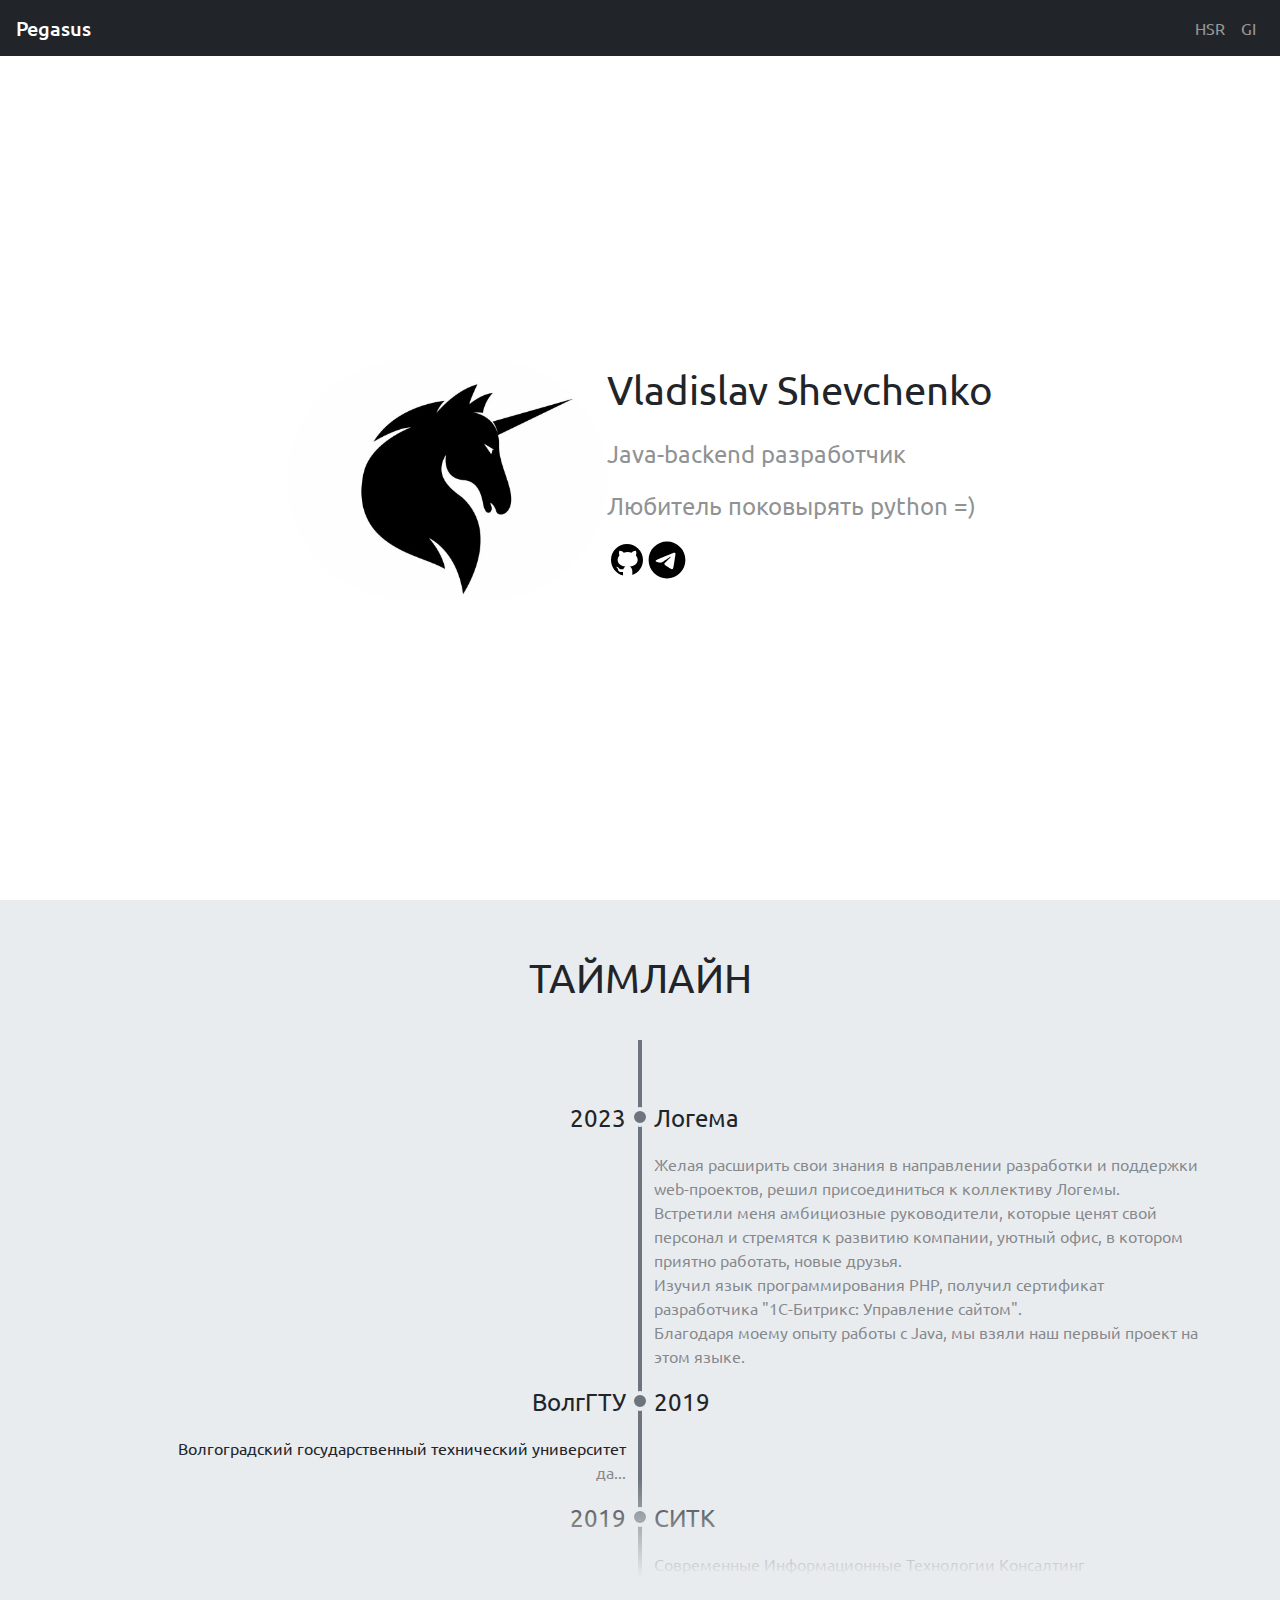
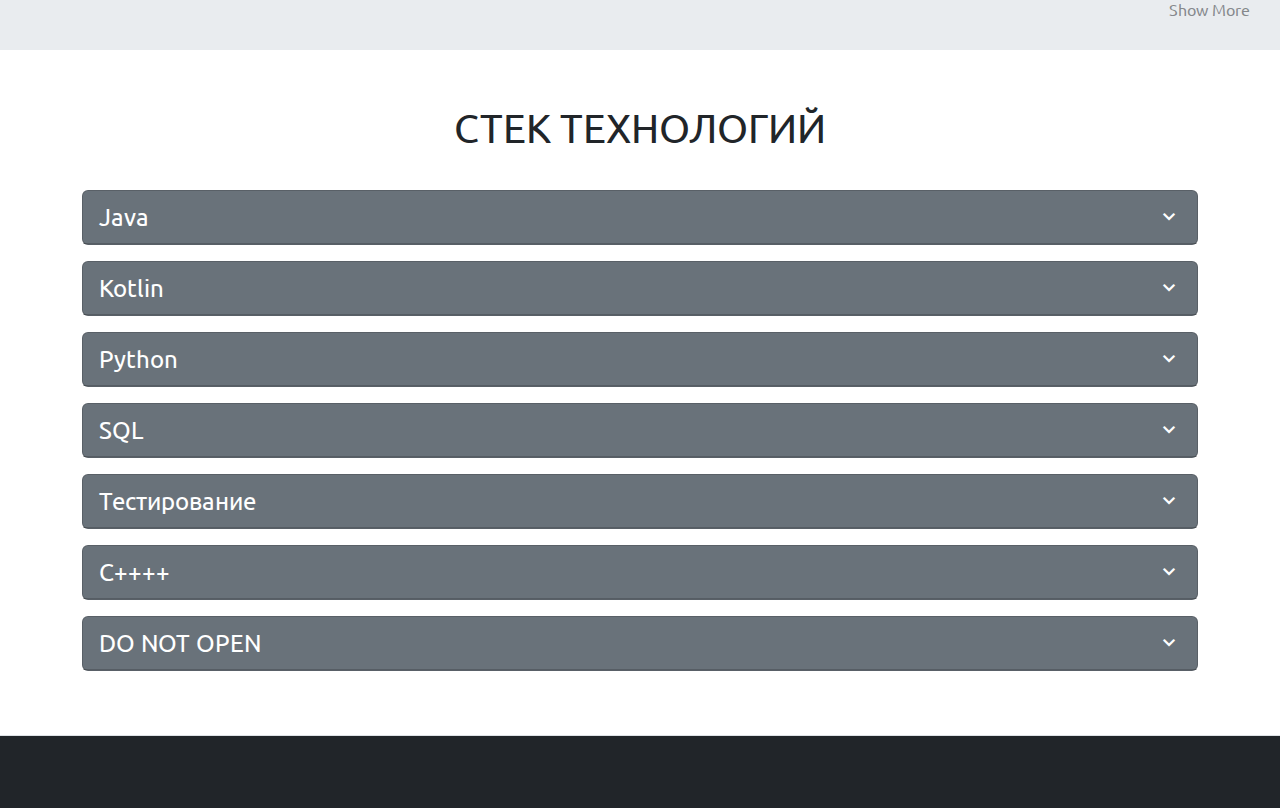
<file: index.html>
<!DOCTYPE html>
<html lang="ru">
	<head>
		<meta http-equiv="Content-Type" content="text/html;charset=UTF-8" />
		<meta name="viewport" content="width=device-width, initial-scale=1" />

		<link rel="icon" href="./static/img/icon.webp" />
		<title>Pegasus</title>

		<link rel="preconnect" href="https://fonts.googleapis.com">
		<link rel="preconnect" href="https://fonts.gstatic.com" crossorigin>
		<link href="https://fonts.googleapis.com/css2?family=Ubuntu:ital,wght@0,300;0,400;0,500;0,700;1,300;1,400;1,500;1,700&display=swap" rel="stylesheet">

		<link rel="stylesheet" href="https://fonts.googleapis.com/css2?family=Material+Symbols+Outlined:opsz,wght,FILL,GRAD@24,400,0,0" />

		<link rel="stylesheet" href="./static/css/bootstrap.min.css">
		<link rel="stylesheet" href="./static/css/index.css" />
	</head>

    <body>

		<header class="container fixed-top">
			<nav class="navbar navbar-expand-lg navbar-dark bg-dark fixed-top d-flex flex-row justify-content-between px-3">
				<a class="navbar-brand mb-0 h1" href="#">Pegasus</a>
				<div class="navbar-nav">
					<a class="nav-link" href="/viad8991/hsr/">HSR</a>
					<a class="nav-link" href="/viad8991/gi/">GI</a>
				</div>
			</nav>
		</header>

		<main role="main">
			<div class="min-vh-100 main container d-flex justify-content-center align-items-center">
				<img class="main__img" src="./static/img/pegasus.webp">
				<div class="d-flex flex-column" style="height: 240px;">
					<p class="fs-1">Vladislav Shevchenko</p>
					<p class="fs-4 text-body text-opacity-50">Java-backend разработчик</p>
					<p class="fs-4 text-body text-opacity-50">Любитель поковырять python =)</p>
					<div class="links d-flex">
						<a href="https://github.com/viad8991ad">
							<img src="./static/img/github.svg" class="links__svg">
						</a>
						<a href="https://t.me/viad8991">
							<img src="./static/img/tg.svg" class="links__svg">
						</a>
					</div>
				</div>
			</div>

			<div class="p-5 bg-body-secondary">
				<input id="timeline_collapse" type="checkbox" style="display: none;">
				<div class="container timeline">
					<p class="pb-3 fs-1 text-uppercase text-center">Таймлайн</p>
					<div class="row">
						<div class="col d-flex flex-row-reverse" style="height: 60px"></div>
						<div class="col d-flex justify-content-start line" style="height: 60px;"></div>
					</div>
					<div class="row">
						<div class="col d-flex flex-row-reverse">
							<p class="fs-4">2023</p>
						</div>
						<div class="col d-flex d-flex flex-column line pb-3">
							<div class="dot"></div>
							<p class="fs-4">Логема</p>
							<div class="text-body text-opacity-50">
								Желая расширить свои знания в направлении разработки и поддержки web-проектов, решил
								присоединиться к коллективу Логемы.
								<br/>
								Встретили меня амбициозные руководители, которые ценят свой персонал и стремятся к развитию
								компании, уютный офис, в котором приятно работать, новые друзья.
								<br/>
								Изучил язык программирования PHP, получил сертификат разработчика "1С-Битрикс: Управление сайтом".
								<br/>
								Благодаря моему опыту работы с Java, мы взяли наш первый проект на этом языке.
							</div>
						</div>
					</div>
					<div class="row">
						<div class="col d-flex d-flex flex-column align-items-end pb-3">
							<p class="fs-4">ВолгГТУ</p>
							<div>Волгоградский государственный технический университет</div>
							<div class="text-end text-body text-opacity-50">
								да...
							</div>
						</div>
						<div class="col d-flex justify-content-start line">
							<div class="dot"></div>
							<p class="fs-4">2019</p>
						</div>
					</div>
					<div class="row">
						<div class="col d-flex flex-row-reverse">
							<p class="fs-4">2019</p>
						</div>
						<div class="col d-flex flex-column line pb-3">
							<div class="dot"></div>
							<p class="fs-4">СИТК</p>
							<div>Современные Информационные Технологии Консалтинг</div>
							<div class="text-body text-opacity-50">
								После успешного трудоустройства в качестве младшего разработчика, за 4 года работы в
								компании моя деятельность охватывала широкий спектр. Поддержка существующих проектов,
								написании ETL-проектов, интеграцию различных систем, адаптацию open-sourсe проектов и
								разработку сложной системы, основанной на микросервисной архитектуре. Одним из основных
								принципов рабочего процесса было использование современных технологических стеков.
								<br/>
								За это время мне довелось не только работать с ЯП Kotlin (Java), но и использовать Python,
								писать сложные SQL-запросы, кластеризовать проекты (Kubernetes), настраивать CI и т.д.
							</div>
						</div>
					</div>
					<div class="row">
						<div class="col d-flex flex-row-reverse">
							<p class="fs-4">2018</p>
						</div>
						<div class="col d-flex flex-column line pb-3">
							<div class="dot"></div>
							<p class="fs-4">СИТК</p>
							<div>Современные Информационные Технологии Консалтинг</div>
							<div class="text-body text-opacity-50">
								Во время обучения на бакалавриате, на 4 курсе, я начал свой профессиональный путь, став
								стажером у выдающегося программиста Конькова В.А. Этот год был переломным для меня, так
								как он открыл мне путь в сферу IT. Он вдохновил меня своим мастерством и профессионализмом.
								Опыт работы с ним стал для меня настоящим катализатором для развития, и я благодарен за
								возможность учиться и расти под его крылом.
							</div>
						</div>
					</div>
					<div class="row">
						<div class="col d-flex flex-column align-items-end pb-3">
							<p class="fs-4">КТИ</p>
							<div>Камышинский Технологичсекий Институт</div>
							<div class="text-end text-body text-opacity-50">
								В институте я встретил таких людей, как Панфиловв А.Э. - опытного наставника и моего
								руководителя дипломной работы, и Привалова О.О. - человека с добрым сердцем и глубокими
								знаниями, их понимание и готовность помочь всегда вдохновляло на новые достижения.
								<br/>
								Окончил обучение с красным дипломом
							</div>
						</div>
						<div class="col d-flex justify-content-start line">
							<div class="dot"></div>
							<p class="fs-4">2015</p>
						</div>
					</div>
					<div class="row">
						<div class="col d-flex d-flex flex-column align-items-end pb-3">
							<p class="fs-4">404 Not Found</p>
							<div class="text-end text-body text-opacity-50">
								Закончил 11 летнее обучение, получил среднее общее образования.
								<br/>
								Завершил свой школьный путь с синим дипломом.
							</div>
						</div>
						<div class="col d-flex justify-content-start line">
							<div class="dot"></div>
							<p class="fs-4">2004</p>
						</div>
					</div>
				</div>
				<label for="timeline_collapse" class="show-more-label text-body text-opacity-50"></label>
			</div>

			<div class="p-5">
				<div class="container">

					<p class="pb-3 fs-1 text-uppercase text-center">Стек технологий</p>

					<div id="accordion">

						<div class="card text-white bg-secondary mb-3">
							<div class="card-header d-flex justify-content-between align-items-center" id="java">
								<p class="fs-4 mb-0">Java</p>
								<span class="material-symbols-outlined">expand_more</span>
							</div>
							<div id="collapse_java" class="collapse">
								<div class="card-body p-3">
									<h5 class="card-title">Опыт разработки:</h5>
									<p class="card-text">
										Spring Boot, Spring Data, Spring for Apache Kafka, Spring Web Flow
										<br>
										Amazon Netty, Amazon S3
										<br>
										Vaadin
										<br>
										<br>
										Код с самой интересной реализацией (powered by <a class="link-light" href="https://github.com/9Mickle">@9Mickle</a>):
										<code class="text-white">
											<pre>
public void setContract(EditDto dto, Integer contractorTypeId) {
	var isClient = ...;
	var contractor = ...;

	BiFunction<Object, Object, Object> substitute = (o1, o2) -> o1 != null ? o1 : o2;

	Function<Organization, Integer> getOrganizationId = org -> { ... };

	Supplier<Contract> findContract = () -> { ... };

	Consumer<Contract> setQuoteFields = contract -> { ... };

	Runnable clearQuoteFields = () -> { ... };

	if (contractor != null) {
		var contract = findContract.get();
		if (contract != null) {
			setQuoteFields.accept(contract);
		} else {
			clearQuoteFields.run();
		}
	}
}
											</pre>
										</code>
									</p>
									</p>
								</div>
							</div>
						</div>

						<div class="card text-white bg-secondary mb-3">
							<div class="card-header d-flex justify-content-between align-items-center" id="kotlin">
								<p class="fs-4 mb-0">Kotlin</p>
								<span class="material-symbols-outlined">expand_more</span>
							</div>
							<div id="collapse_kotlin" class="collapse">
								<div class="card-body p-3">
									<h5 class="card-title">Опыт разработки:</h5>
									<p class="card-text">
										KotlinFlow
										<br>
										KTOR
										<br>
										VOK (Vaadin On Kotlin)
									</p>
								</div>
							</div>
						</div>

						<div class="card text-white bg-secondary mb-3">
							<div class="card-header d-flex justify-content-between align-items-center" id="python">
								<p class="fs-4 mb-0">Python</p>
								<span class="material-symbols-outlined">expand_more</span>
							</div>
							<div id="collapse_python" class="collapse">
								<div class="card-body p-3">
									<h5 class="card-title">Описание:</h5>
									<p class="card-text">
										Моя работа с языком программирования Python началась с простых лабораторных работ.
										В последующем мне понравилась его гибкость и кроссплатформенность. В свободное
										время мне нравится писать простые проекты "для себя". Начинал с несложных проектов
										на фреймворке PyGame.
										<br>
										С ростом популярности искусственного интеллекта я начал использовать Python для
										создания своих собственных нейронных сетей с помощью библиотеки PyTorch. Также
										зацепл популярную библиотеку NumPy.
										<br>
										Я написал множество ботов для Discord. Занимался примитивными преобразованиями графики и музыки.
										<br>
										Кроме того, создавал production-проекты, используя Django RESTApi, и даже
										разработал одностраничный сайт с помощью Flask
										<br>
										От любви до ненависти один шаг - бесконечный цикл.
									</p>
								</div>
							</div>
						</div>

						<div class="card text-white bg-secondary mb-3">
							<div class="card-header d-flex justify-content-between align-items-center" id="sql">
								<p class="fs-4 mb-0">SQL</p>
								<span class="material-symbols-outlined">expand_more</span>
							</div>
							<div id="collapse_sql" class="collapse">
								<div class="card-body p-3">
									<h5 class="card-title">Опыт разработки:</h5>
									<p class="card-text">
										Основной СУБД, с которой я работал на протяжении всего времени, - PostgreSQL в
										связке с JPA. В определенные периоды я также использовал SQLite и H2 для
										выполнения элементарных задач.
										<br>
										Имеется опыт тонкой настройки индексов в базах данных и оптимизации SQL-запросов.
                                        <br>
                                        Liquibase - основная система управления версиями базы.
									</p>
								</div>
							</div>
						</div>

						<div class="card text-white bg-secondary mb-3">
							<div class="card-header d-flex justify-content-between align-items-center" id="test">
								<p class="fs-4 mb-0">Тестирование</p>
								<span class="material-symbols-outlined">expand_more</span>
							</div>
							<div id="collapse_test" class="collapse">
								<div class="card-body p-3">
									<h5 class="card-title">Описание:</h5>
									<p class="card-text">
										Одна из самых важный частей при разработке, по моему мнение - тесты.
										<br>
										Unit и Integration Tests это то, без чего не должен существовать любой prodaction - проект
									</p>
								</div>
							</div>
						</div>

						<div class="card text-white bg-secondary mb-3">
							<div class="card-header d-flex justify-content-between align-items-center" id="c">
								<p class="fs-4 mb-0">C++++</p>
								<span class="material-symbols-outlined">expand_more</span>
							</div>
							<div id="collapse_c" class="collapse">
								<div class="card-body p-3">
									В институте изучал C# и .NET, трогал C++ и Unity.
									<br>
									Что-то серьездное сказать нечего.
								</div>
							</div>
						</div>

						<div class="card text-white bg-secondary mb-3">
							<div class="card-header d-flex justify-content-between align-items-center" id="hide">
								<p class="fs-4 mb-0">DO NOT OPEN</p>
								<span class="material-symbols-outlined">expand_more</span>
							</div>
							<div id="collapse_hide" class="collapse">
								<div class="card-body p-3">
									<h5 class="card-title">Хани</h5>
									<p class="card-text">
										<pre>
  ,-.       _,---._ __  / \
 /  )    .-'       `./ /   \
(  (   ,'            `/    /|
 \  `-"             \'\   / |
  `.              ,  \ \ /  |
   /`.          ,'-`----Y   |
  (            ;        |   '
  |  ,-.    ,-'         |  /
  |  | (   |            | /
  )  |  \  `.___________|/
  `--'   `--'
									</pre>
									</p>
								</div>
							</div>
						</div>
					</div>
				</div>
			</div>
		</main>

		<footer class="d-flex flex-wrap justify-content-between align-items-center py-3 border-top bg-dark">
			<div class="container">
				<p>footer</p>
			</div>
		</footer>
		<script src="./static/js/index.js"></script>
    </body>
</html>
</file>
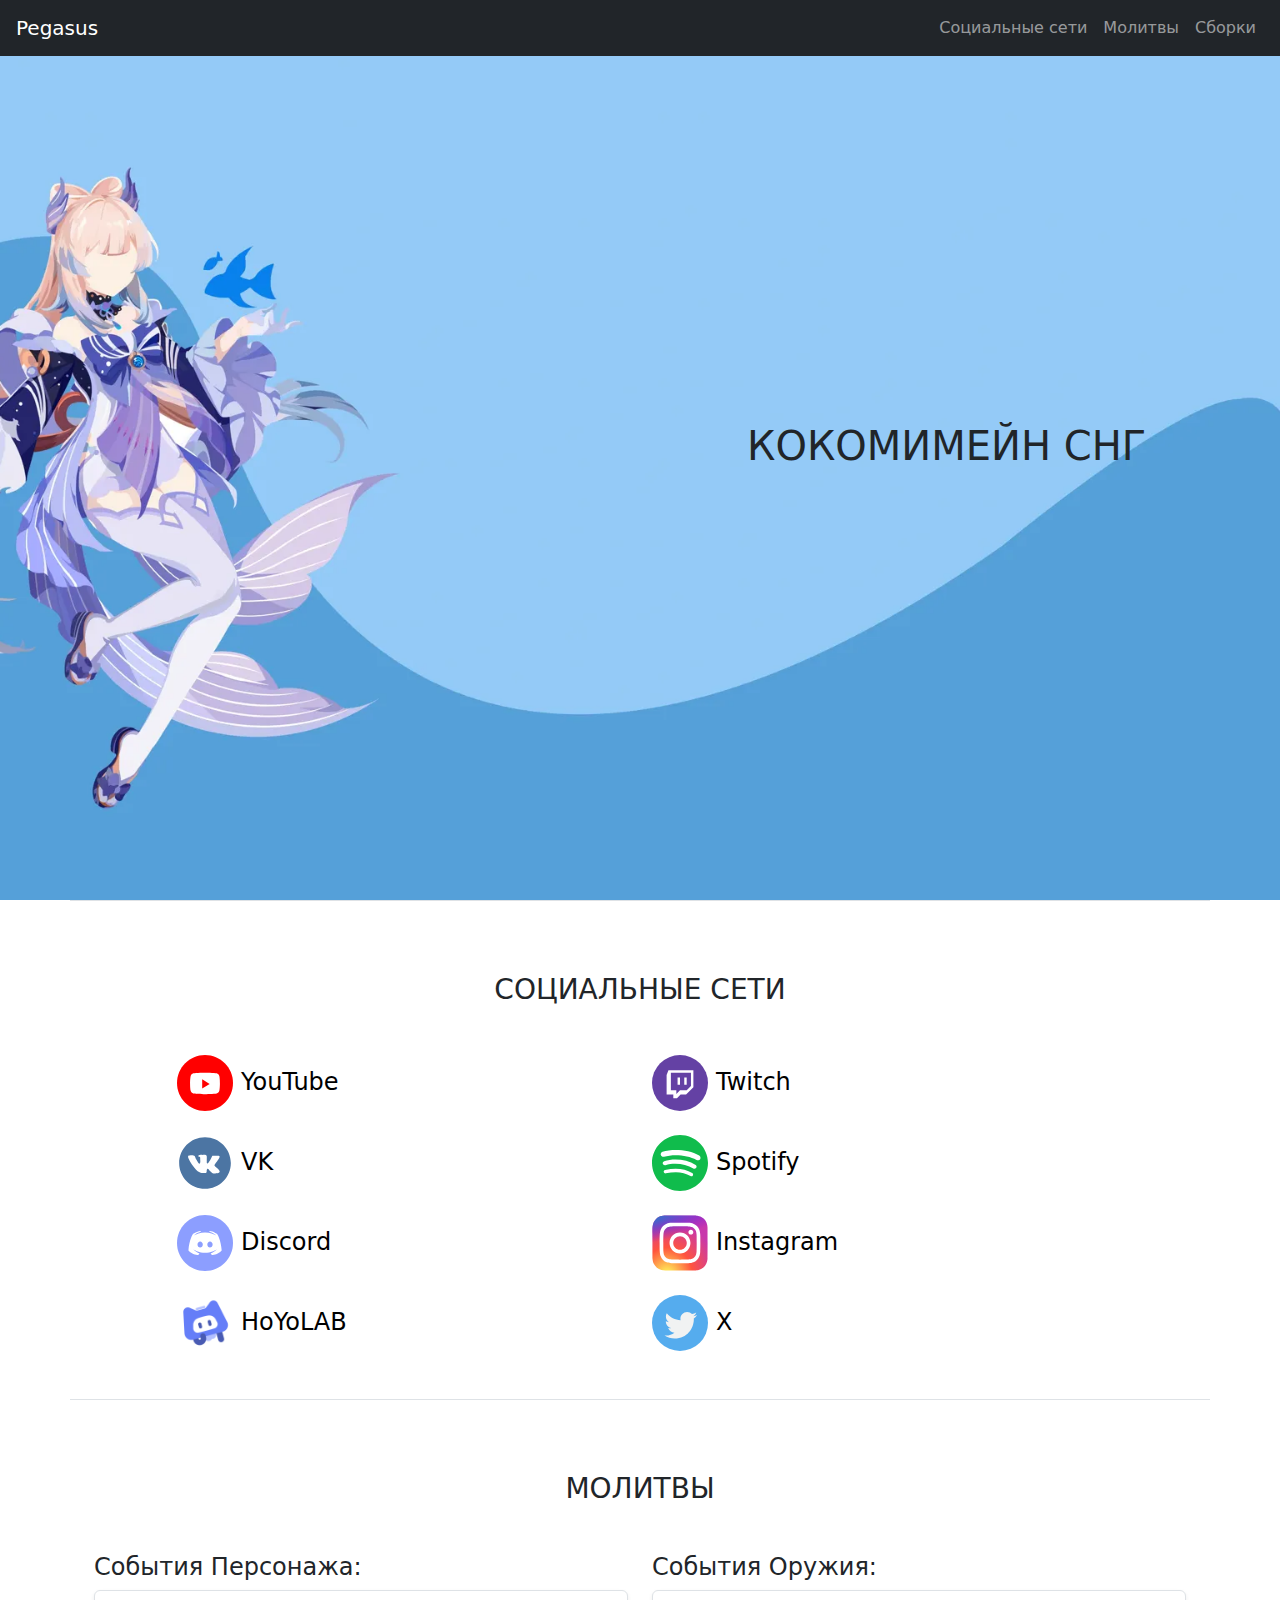
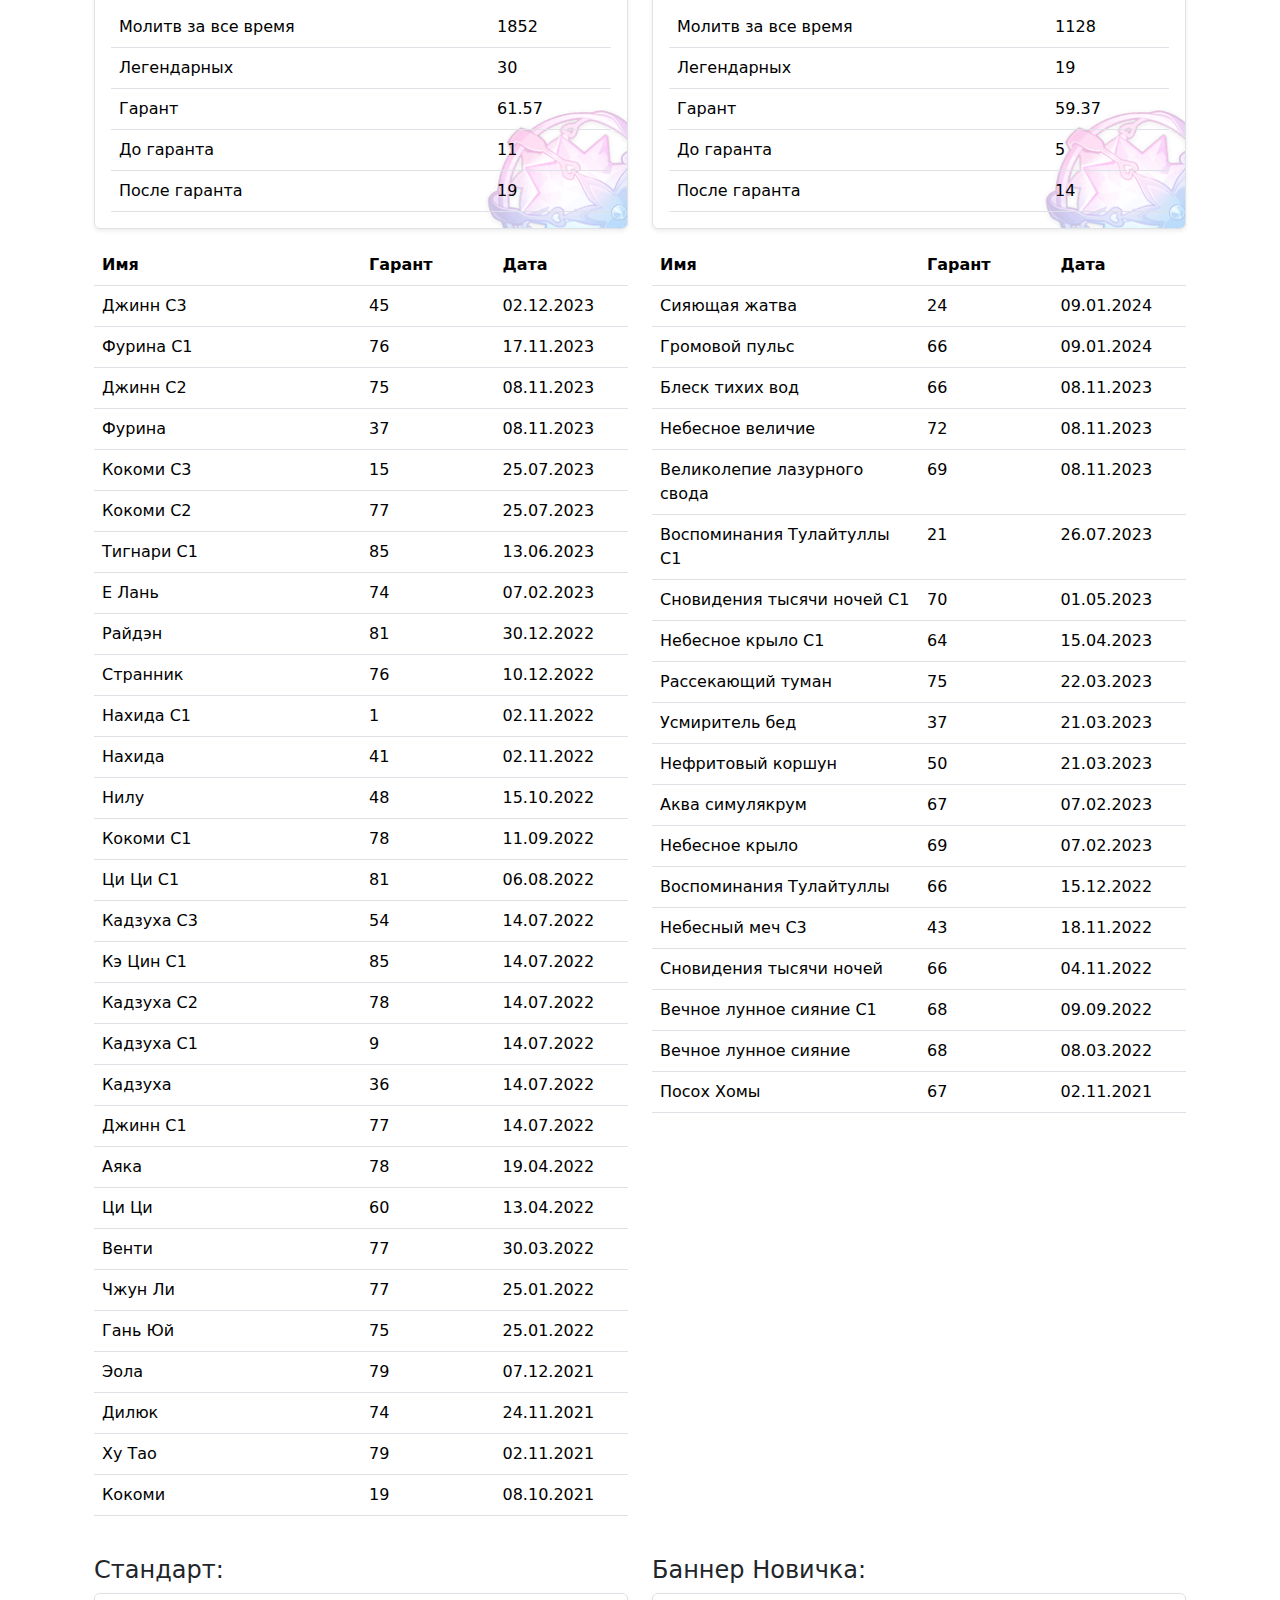
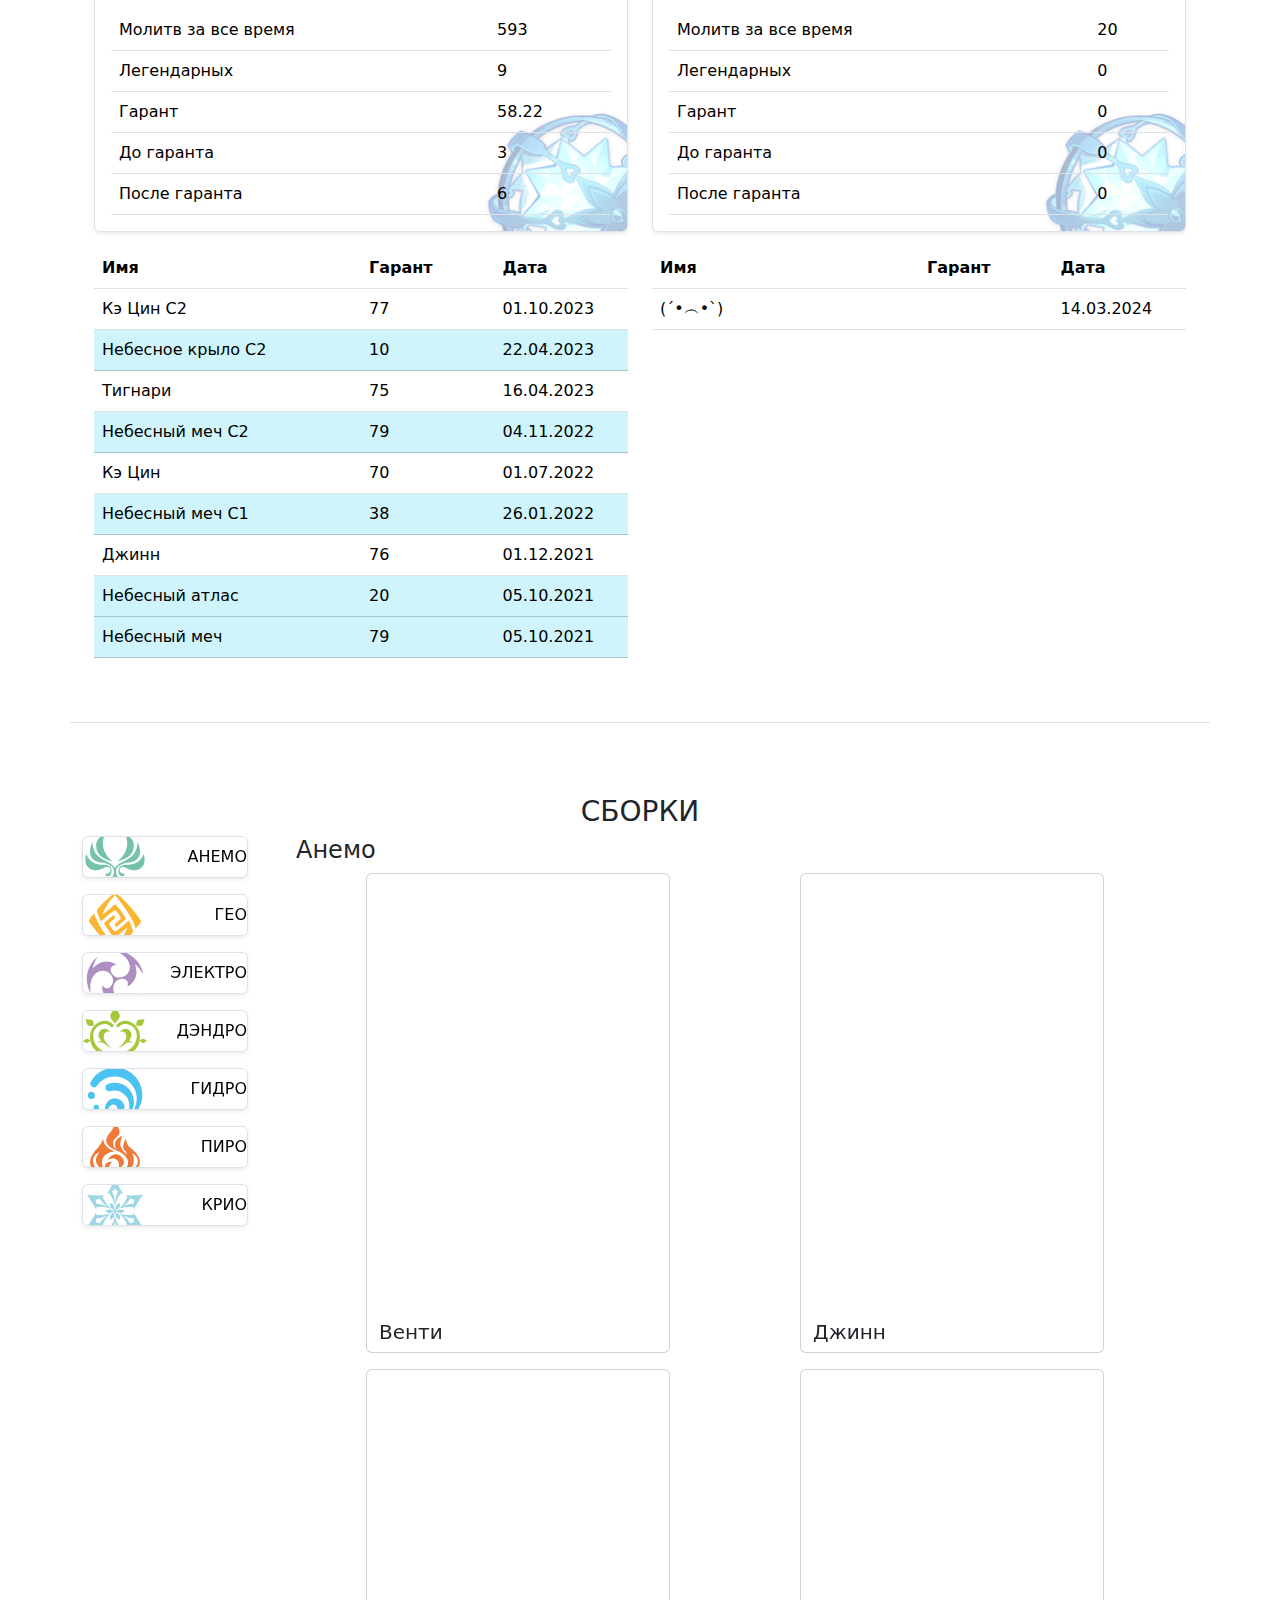
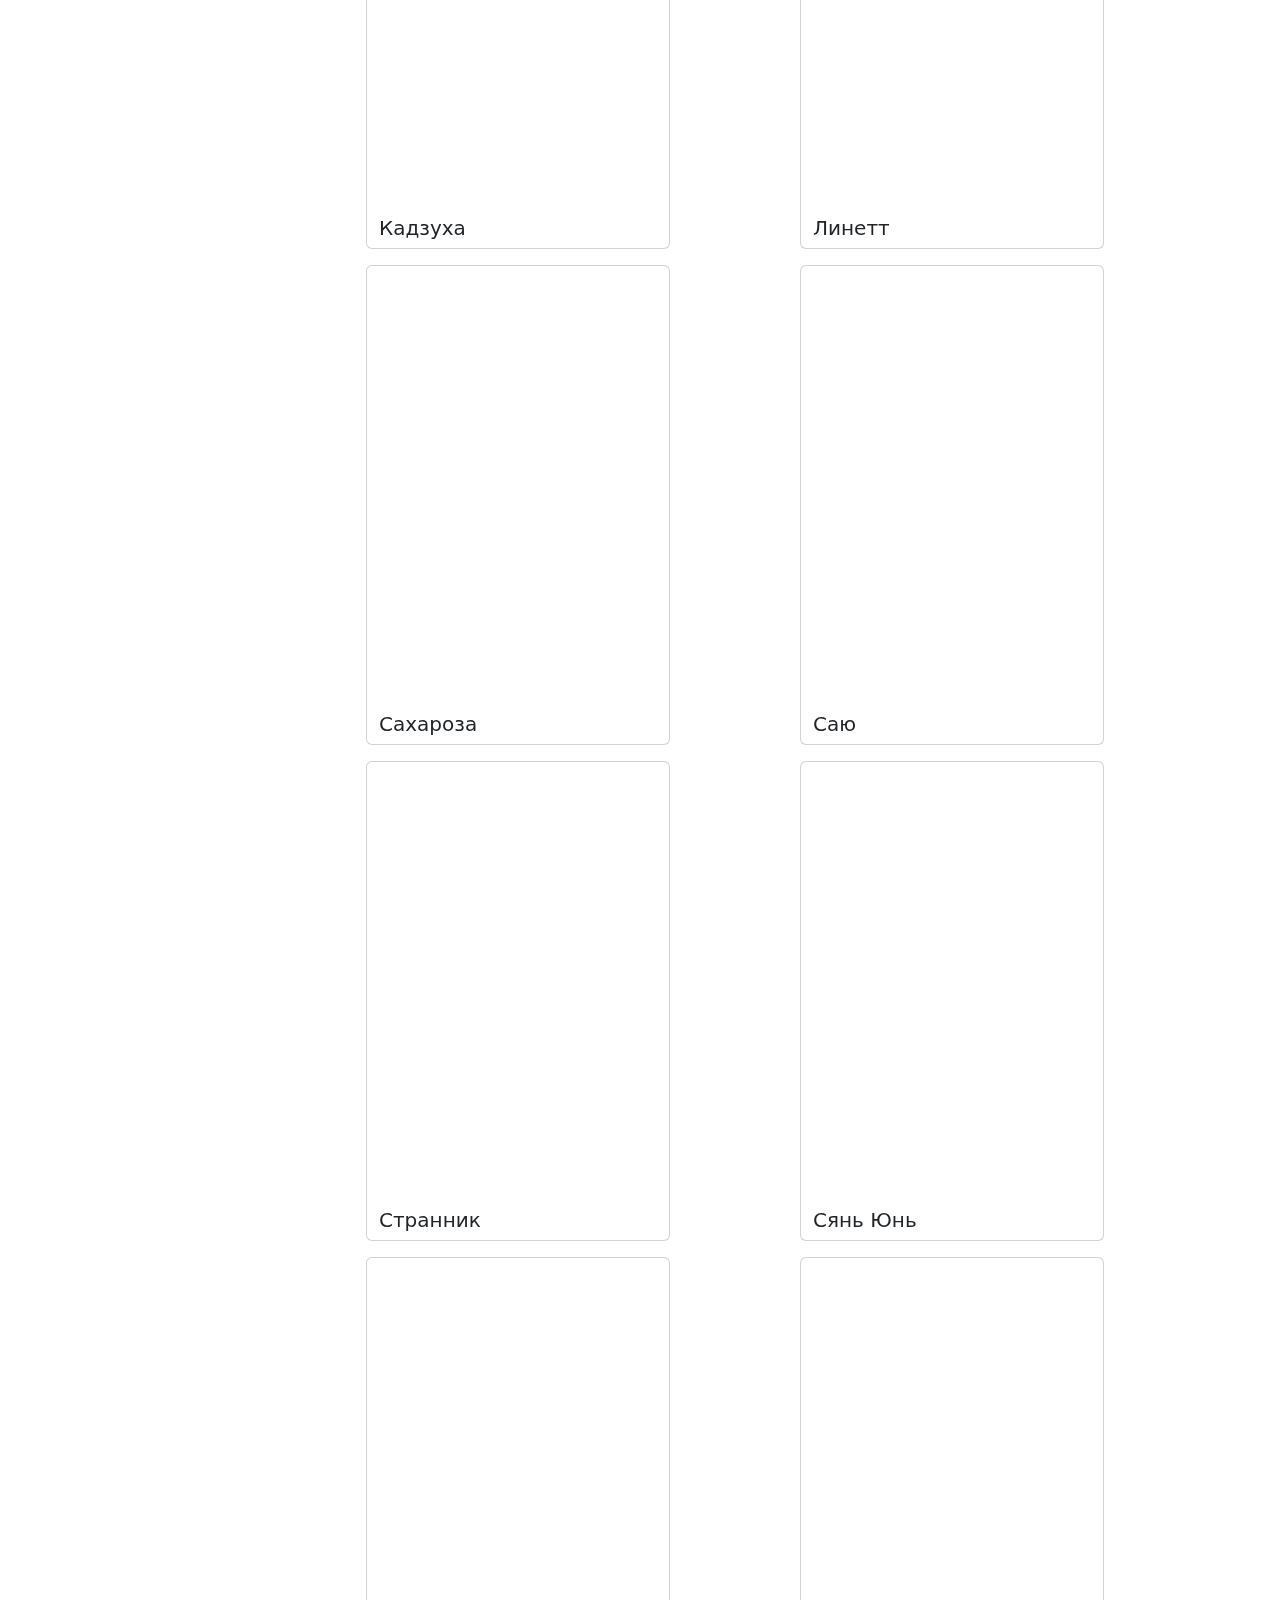
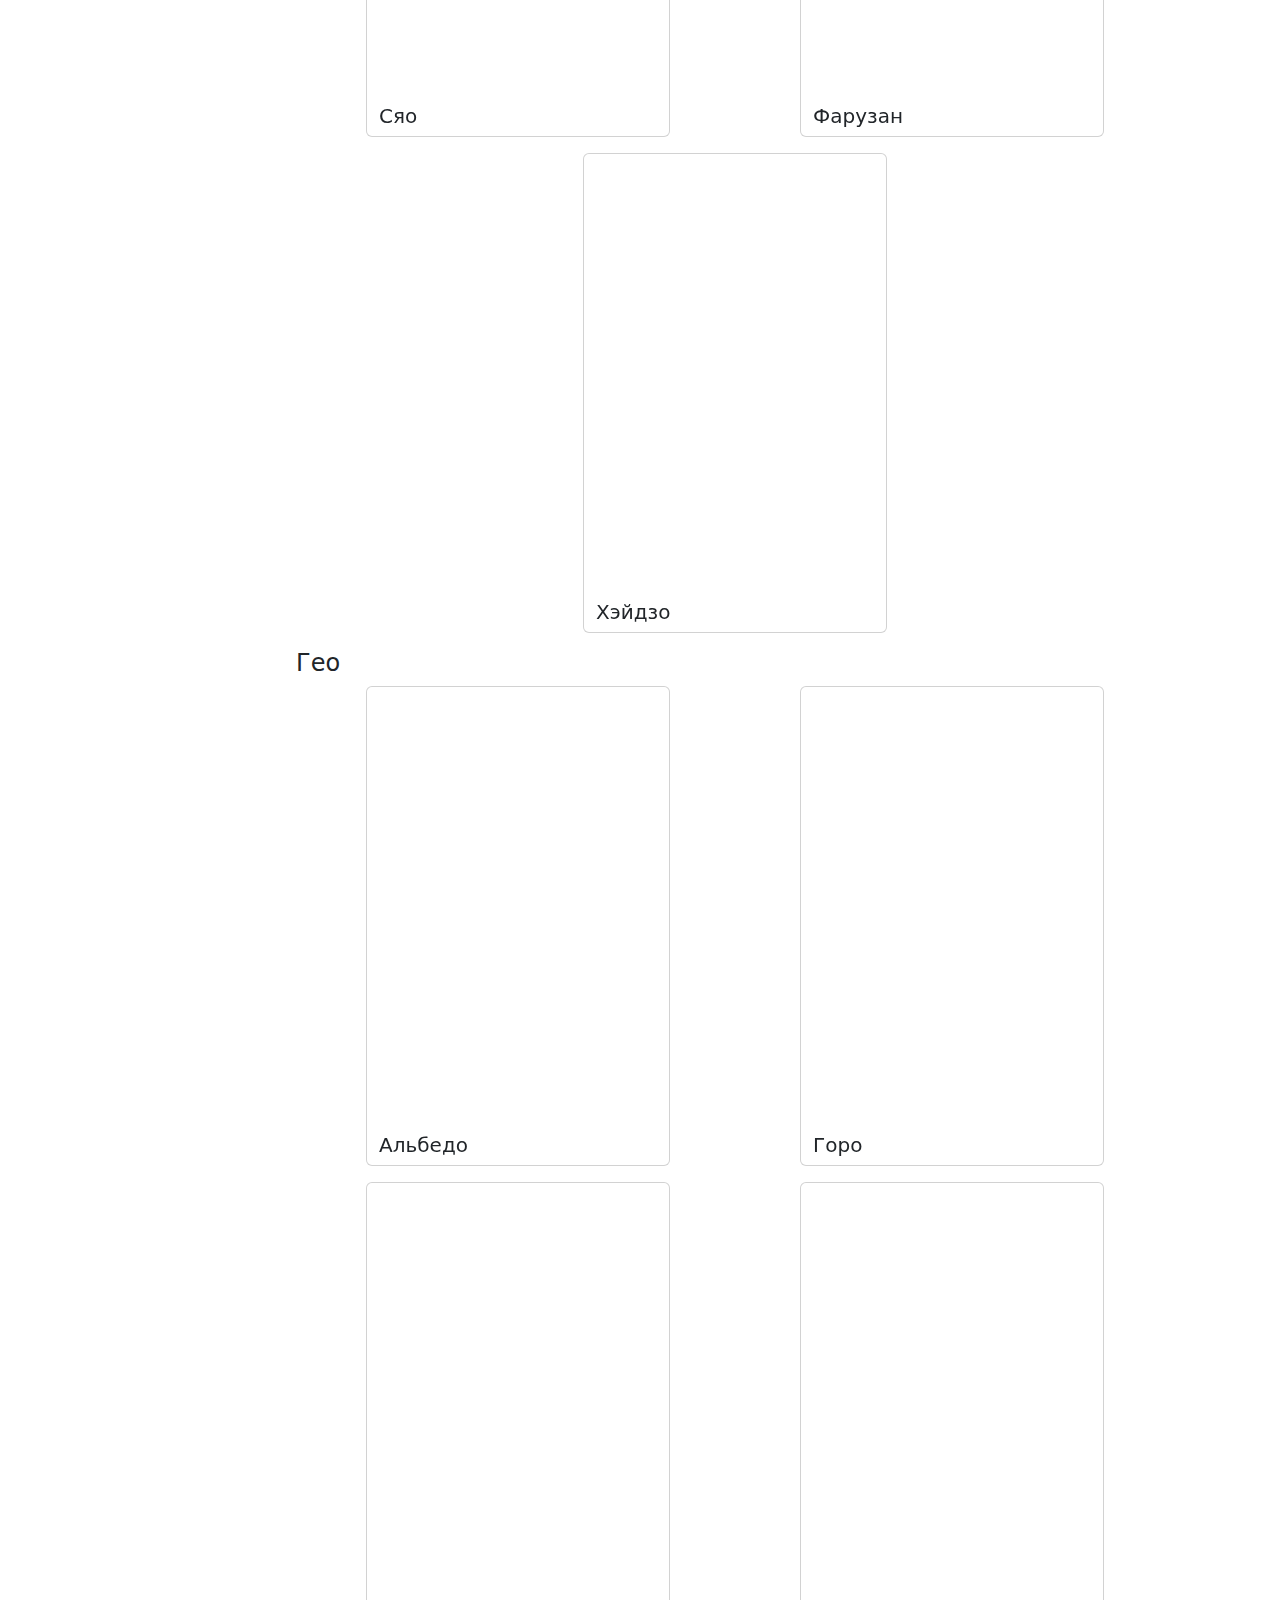
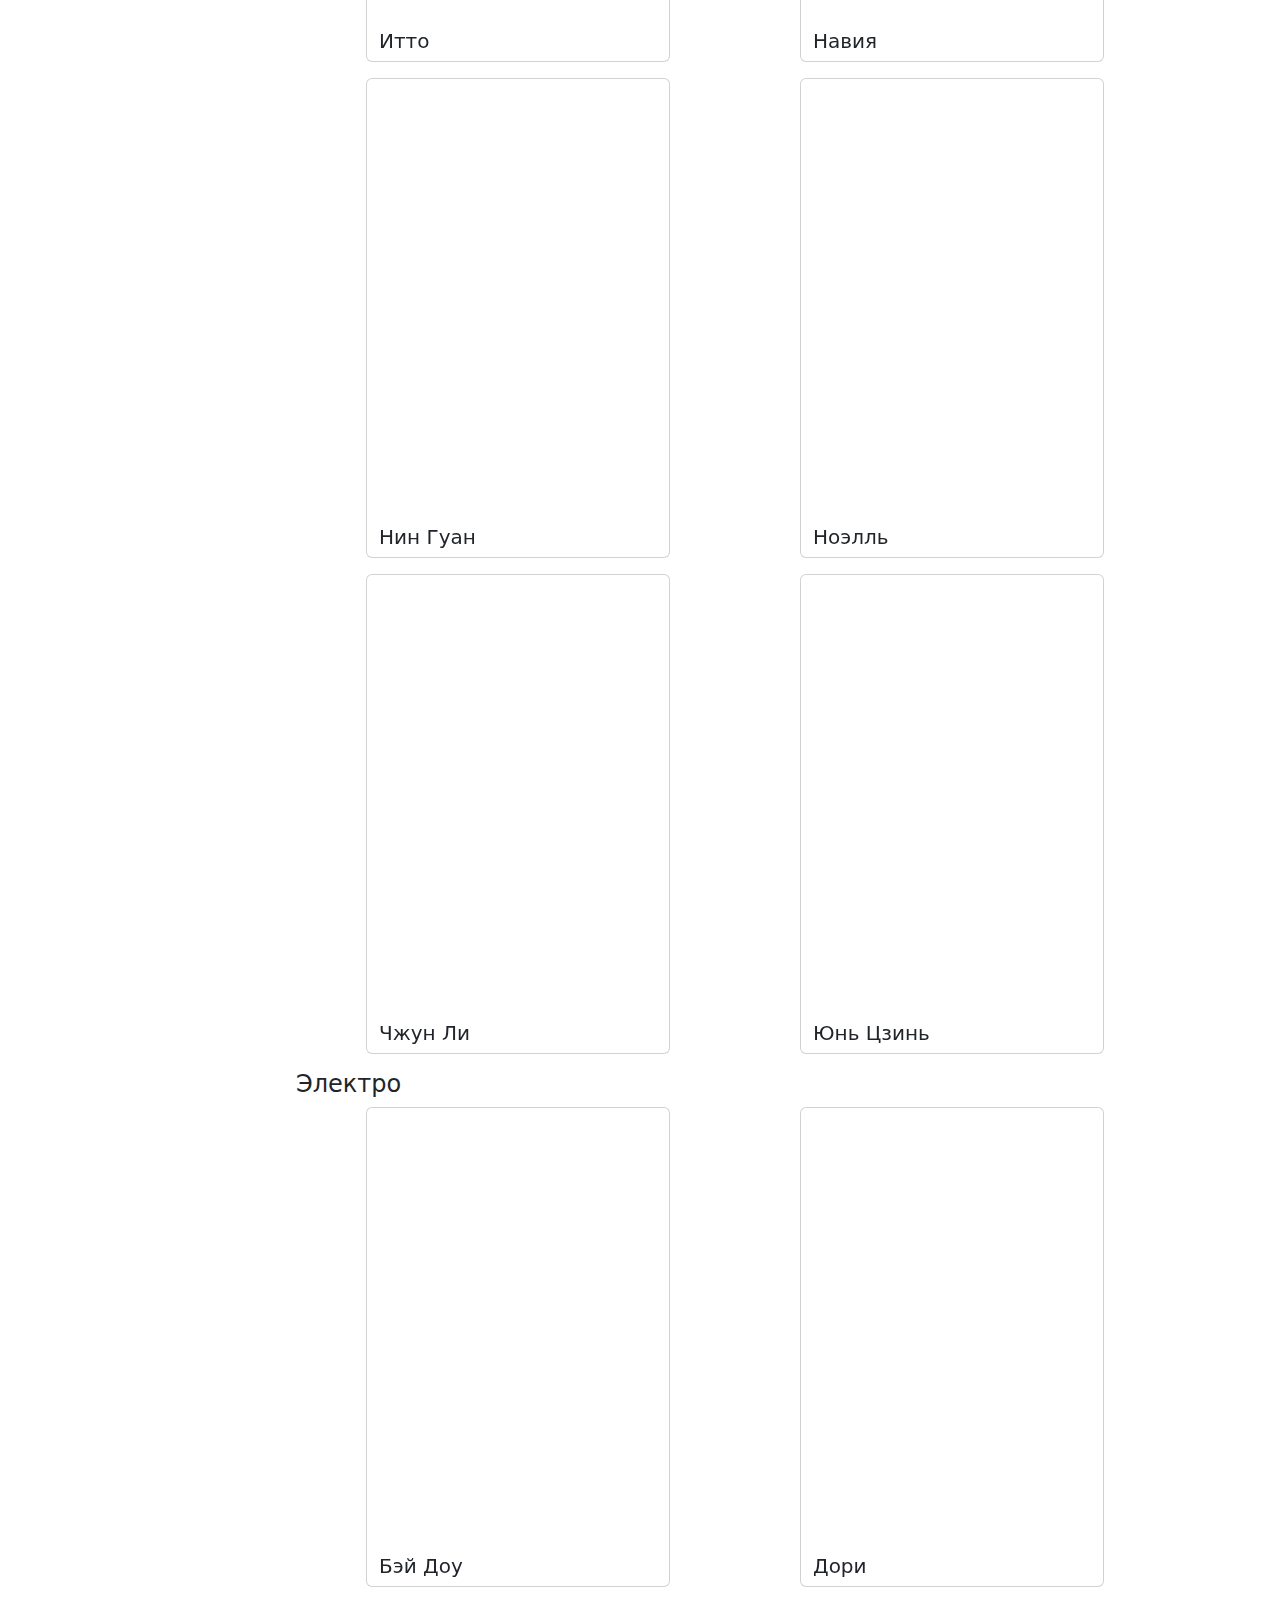
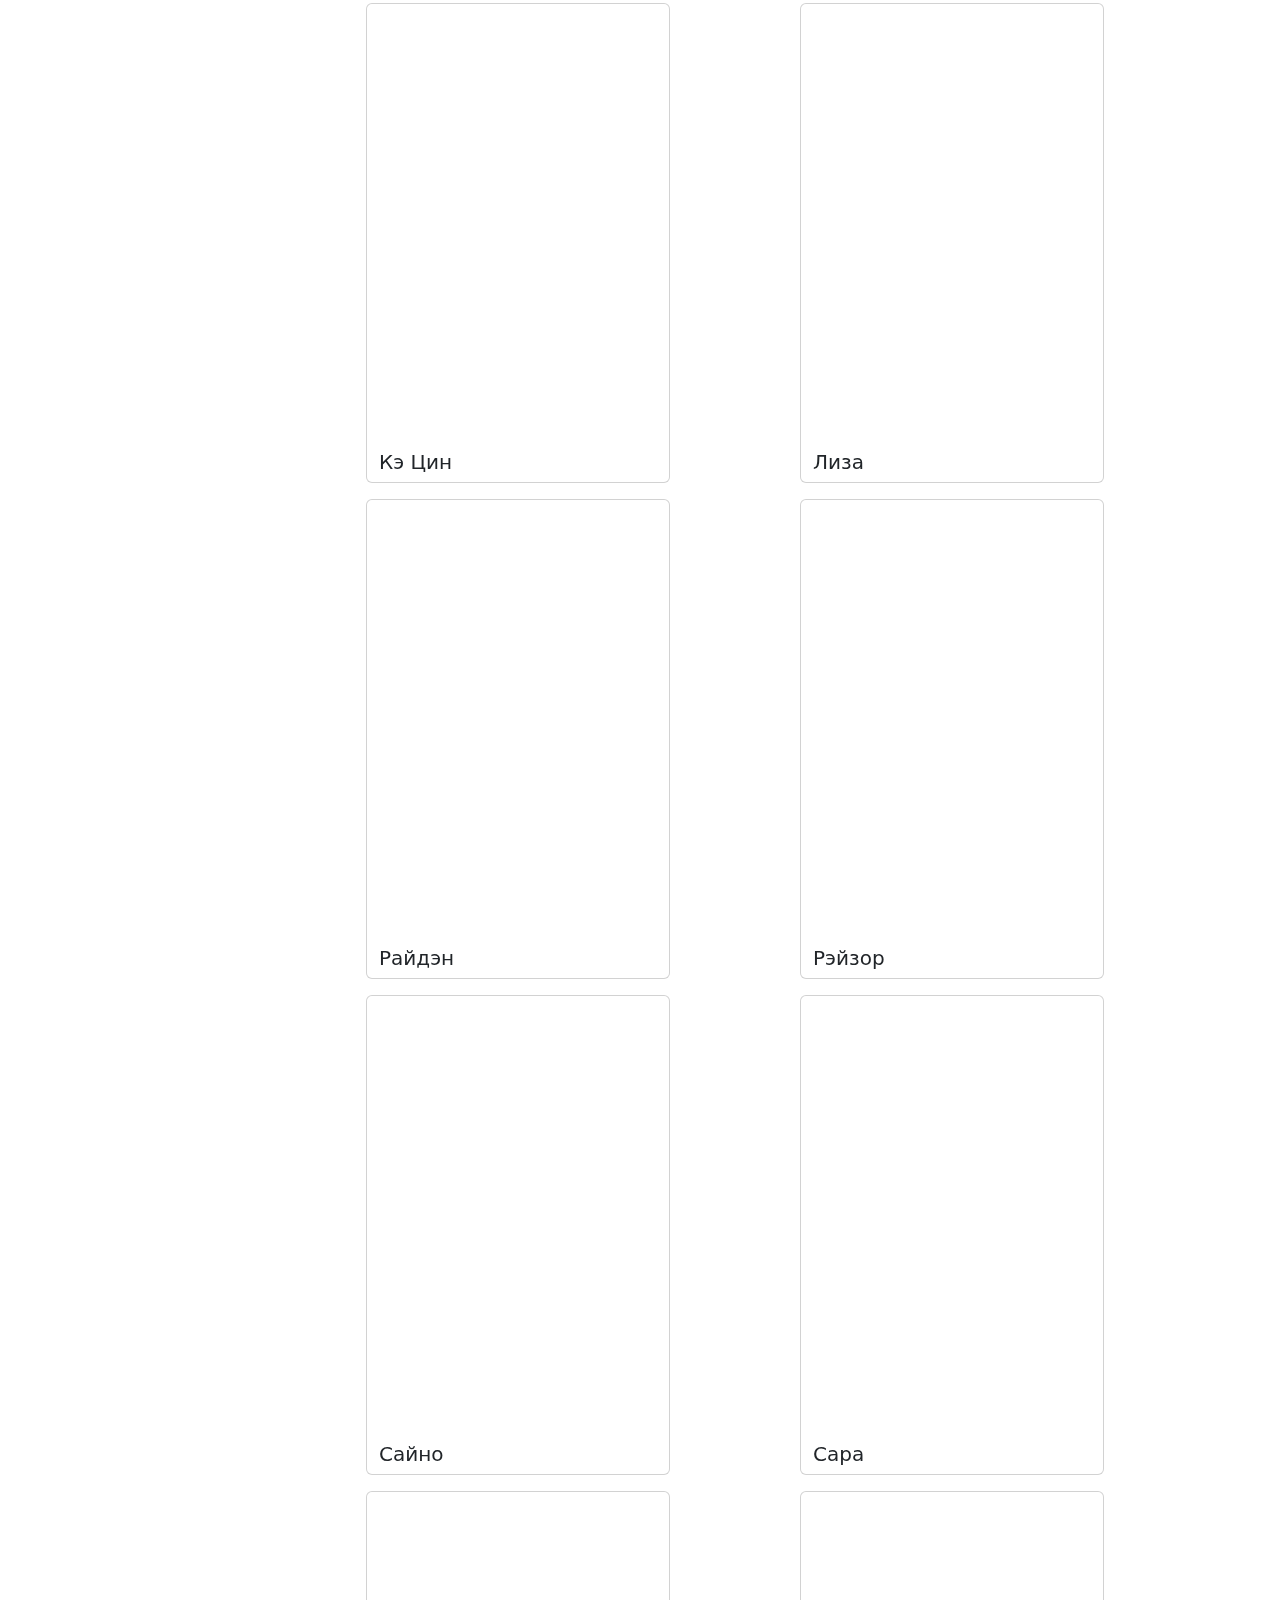
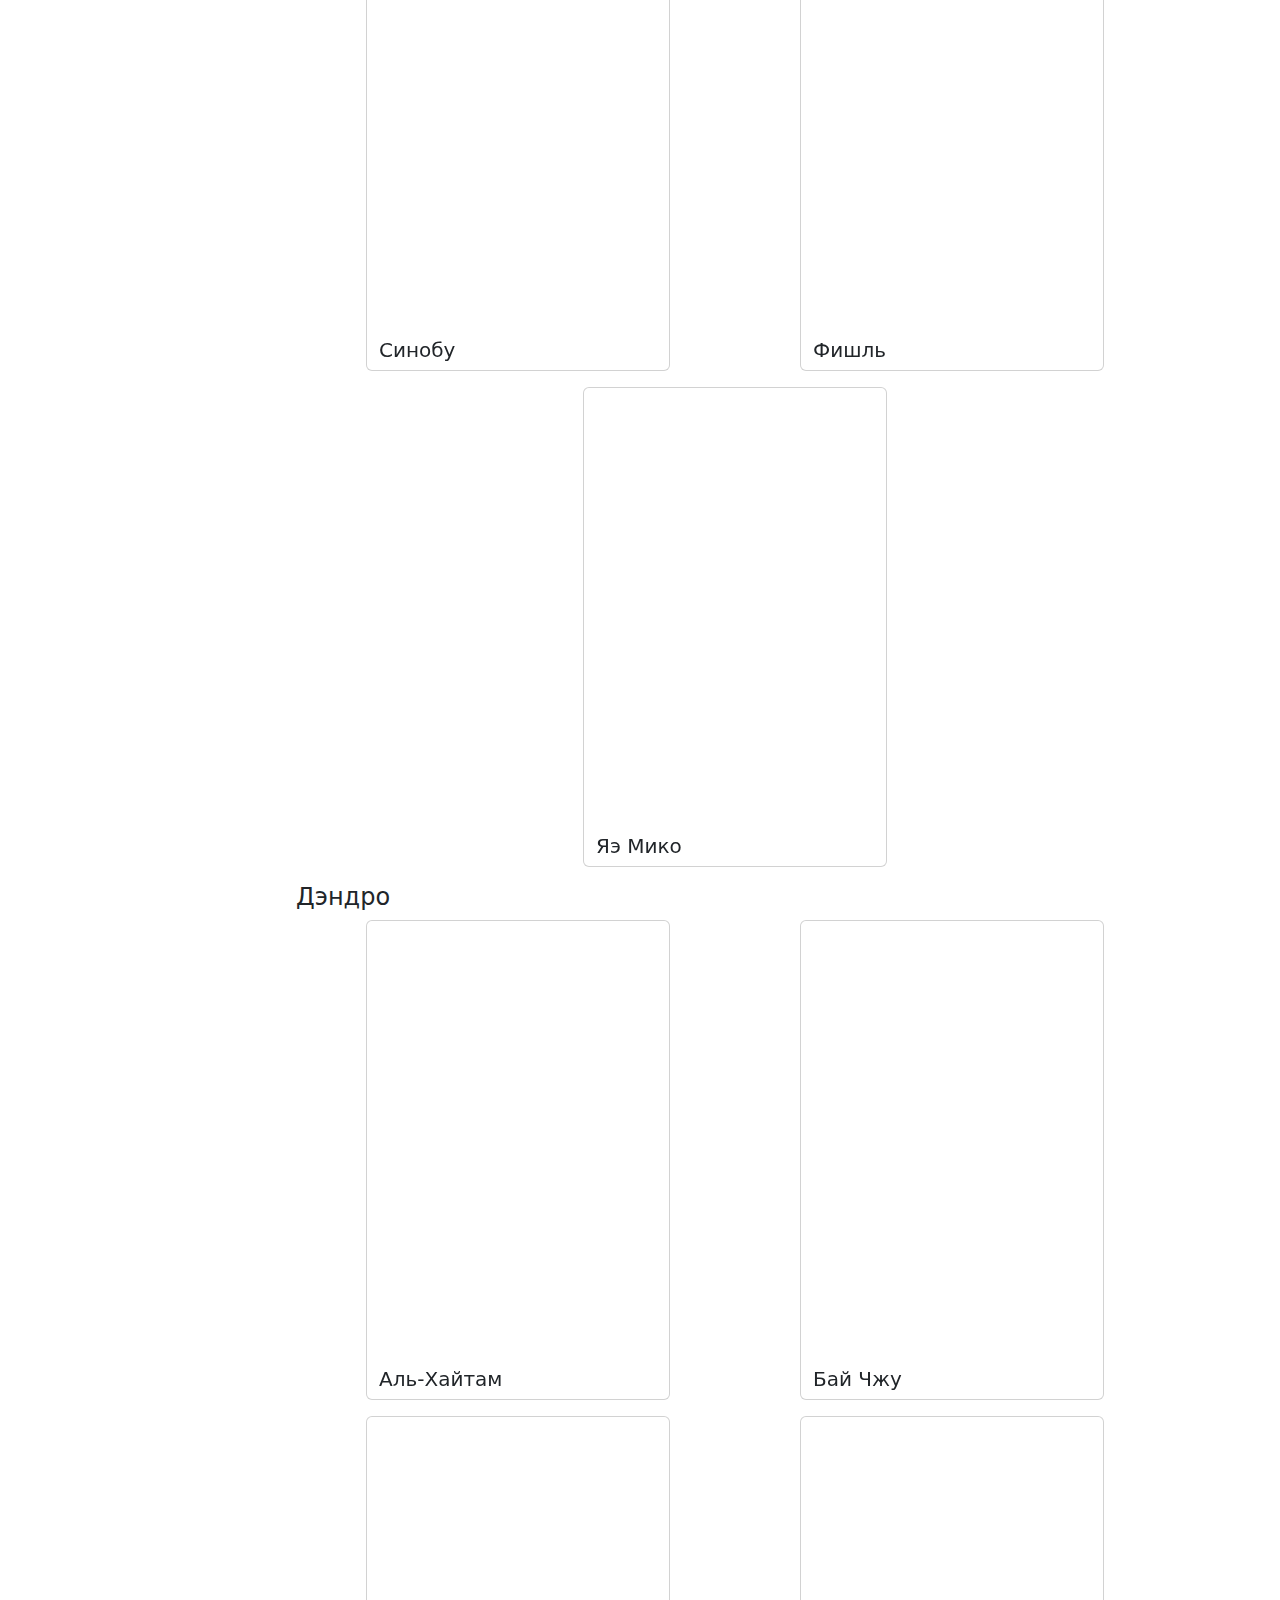
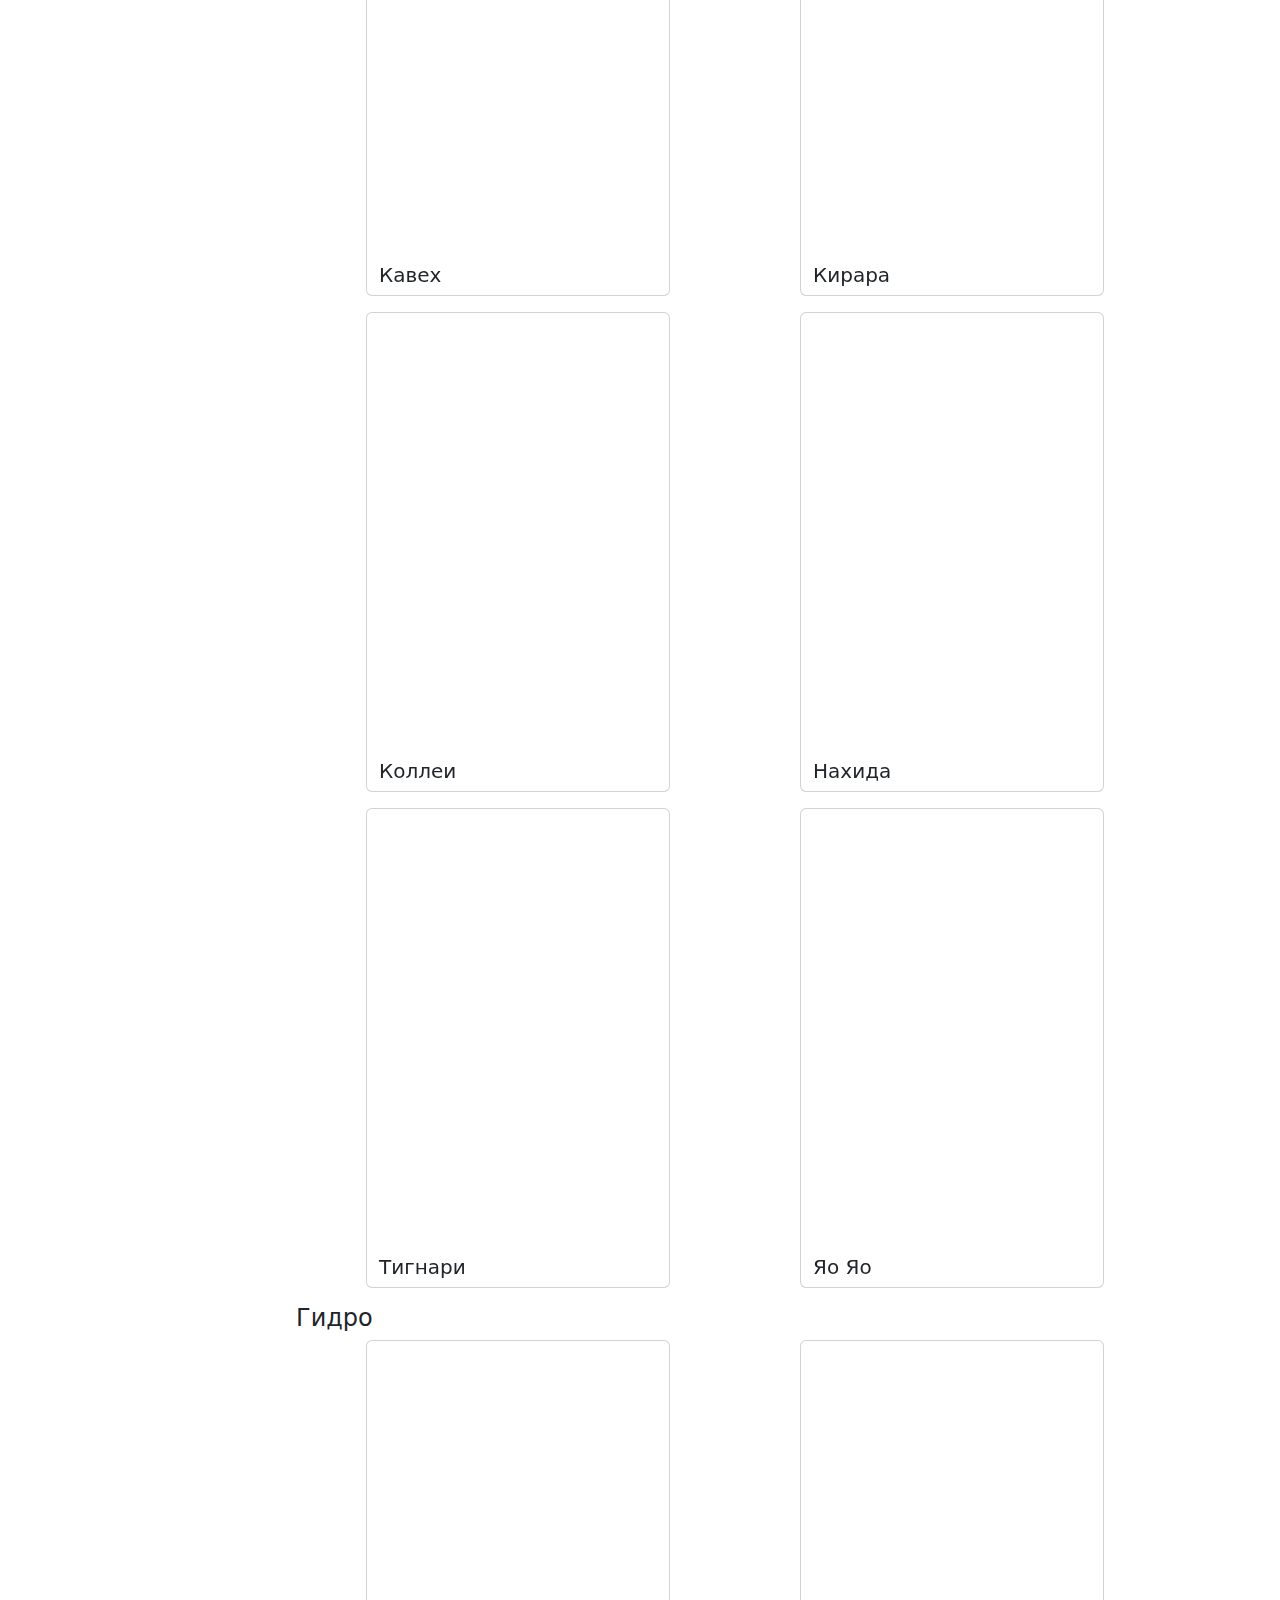
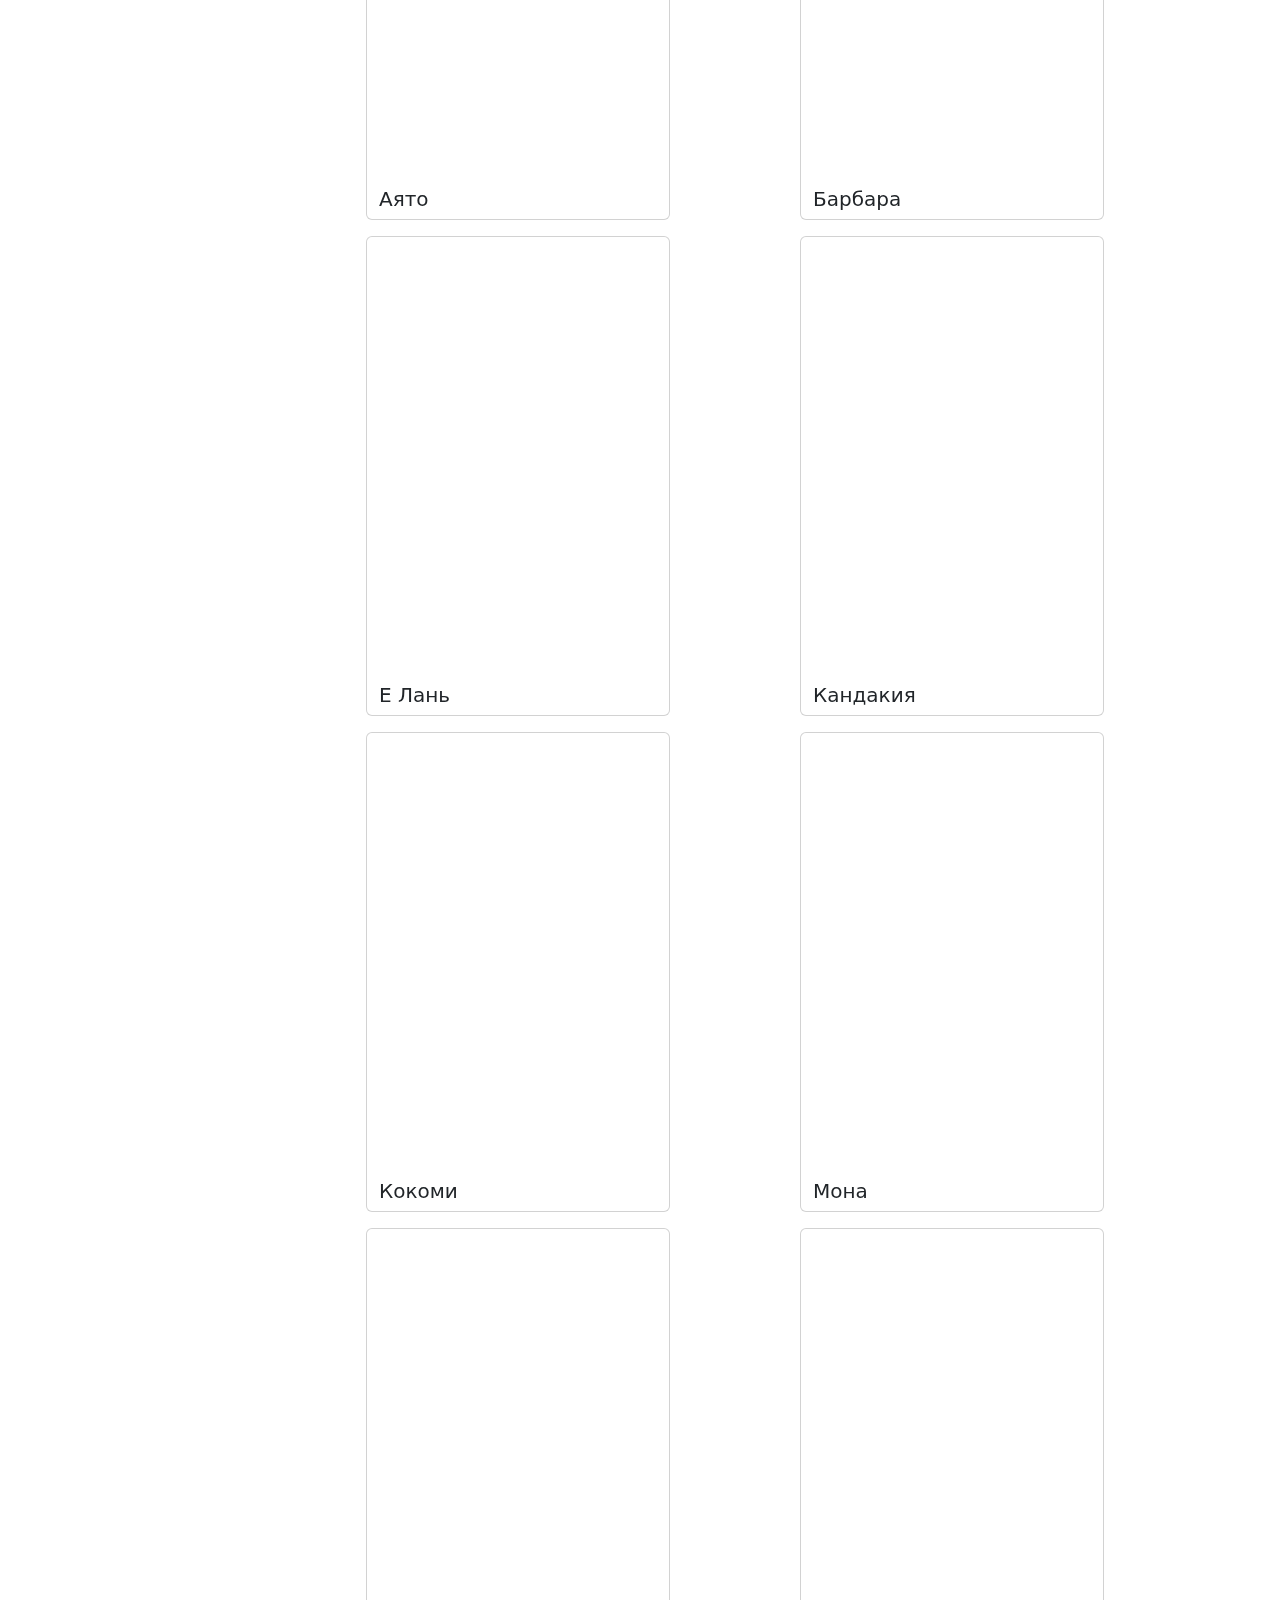
<file: gi/index.html>
<!DOCTYPE html>
<html lang="ru">
	<head>
		<meta http-equiv="Content-Type" content="text/html;charset=UTF-8" />
		<meta name="viewport" content="width=device-width, initial-scale=1" />
		<title>Pegasus</title>
		<link rel="icon" href="../static/img/icon.webp" />
		<link rel="stylesheet" href="../static/css/bootstrap.min.css" />
		<link rel="stylesheet" href="../static/css/gi-style.css" />
	</head>
	<body>
		<nav class="navbar navbar-expand-lg navbar-dark bg-dark fixed-top d-flex flex-row justify-content-between px-3">
			<a class="navbar-brand mb-0 h1" href="/viad8991/">Pegasus</a>
			<div class="navbar-nav">
				<a class="nav-link" href="#social">Социальные сети</a>
				<a class="nav-link" href="#wish">Молитвы</a>
				<a class="nav-link" href="#builds">Сборки</a>
			</div>
		</nav>

		<div class="padding-top h-100 main-image" style="background-image: url('../static/img/gi_index.webp')">
			<div class="container">
				<div class="row flex-row-reverse">
					<div class="col-md-5 align-self-center">
						<h1 class="text-uppercase">кокомимейн снг</h1>
					</div>
				</div>
			</div>
		</div>

		<main>
			<div id="social" class="container border-top">
				<div class="row justify-content-center gy-4 gx-lg-4 mt-5">
					<div class="col-12 mb-3 text-center">
						<h2 class="fs-3 fs-sm-4 text-uppercase">Социальные сети</h2>
					</div>
					
					<div class="col-lg-5">
						<a
							class="d-flex align-items-center text-decoration-none text-black"
							href="https://www.youtube.com/"
						>
							<img class="col-6 social-image pe-2" src="../static/img/social/youtube.svg" alt="YouTube"/>
							<h4 class="m-0">YouTube</h4>
						</a>
					</div>
					
					<div class="col-lg-5">
						<a
							class="d-flex align-items-center text-decoration-none text-black"
							href="https://www.twitch.tv/"
						>
							<img class="col-6 social-image pe-2" src="../static/img/social/twitch.svg" alt="Twitch"/>
							<h4 class="m-0">Twitch</h4>
						</a>
					</div>
					
					<div class="col-lg-5">
						<a
							class="d-flex align-items-center text-decoration-none text-black"
							href="https://vk.com/"
						>
							<img class="col-6 social-image pe-2" src="../static/img/social/vk.svg" alt="VK"/>
							<h4 class="m-0">VK</h4>
						</a>
					</div>
					
					<div class="col-lg-5">
						<a
							class="d-flex align-items-center text-decoration-none text-black"
							href="https://open.spotify.com/"
						>
							<img class="col-6 social-image pe-2" src="../static/img/social/spotify.svg" alt="Spotify"/>
							<h4 class="m-0">Spotify</h4>
						</a>
					</div>
					
					<div class="col-lg-5">
						<a
							class="d-flex align-items-center text-decoration-none text-black"
							href="https://discord.com/"
						>
							<img class="col-6 social-image pe-2" src="../static/img/social/discord.svg" alt="Discord"/>
							<h4 class="m-0">Discord</h4>
						</a>
					</div>
					
					<div class="col-lg-5">
						<a
							class="d-flex align-items-center text-decoration-none text-black"
							href="https://instagram.com/"
						>
							<img class="col-6 social-image pe-2" src="../static/img/social/instagram.svg" alt="Instagram"/>
							<h4 class="m-0">Instagram</h4>
						</a>
					</div>
					
					<div class="col-lg-5">
						<a
							class="d-flex align-items-center text-decoration-none text-black"
							href="https://www.hoyolab.com/"
						>
							<img class="col-6 social-image pe-2" src="../static/img/social/hoyolab.png" alt="HoYoLAB"/>
							<h4 class="m-0">HoYoLAB</h4>
						</a>
					</div>
					
					<div class="col-lg-5">
						<a
							class="d-flex align-items-center text-decoration-none text-black"
							href="https://twitter.com/"
						>
							<img class="col-6 social-image pe-2" src="../static/img/social/twitter.svg" alt="X"/>
							<h4 class="m-0">X</h4>
						</a>
					</div>
					
				</div>
			</div>

			<div id="wish" class="container mt-5 border-top">
				<div class="row justify-content-center gy-4 gx-lg-4 mt-5">
					<div class="col-12 mb-3 text-center">
						<h2 class="fs-3 fs-sm-4 text-uppercase">Молитвы</h2>
					</div>
					<div class="row justify-content-around">
						<div class="col-md-6">

							<h4 class="col-sm-12 mt-4 mb-2">События Персонажа:</h4>

							<div class="card wish-card border rounded shadow-sm bg-body mb-3">
								<img class="card-img wish-image" src="../static/img/event_molitva.png" alt="wish">
								<div class="card-img-overlay wish-card">
									<table class="table m-0" style="--bs-table-bg: transparent">
										<tbody>
											<tr>
												<td>Молитв за все время</td>
												<td>1852</td>
											</tr>
											<tr>
												<td>Легендарных</td>
												<td>30</td>
											</tr>
											<tr>
												<td>Гарант</td>
												<td>61.57</td>
											</tr>
											<tr>
												<td>До гаранта</td>
												<td>11</td>
											</tr>
											<tr>
												<td>После гаранта</td>
												<td>19</td>
											</tr>
										</tbody>
									</table>
								</div>
							</div>

							<table class="table">
								<thead>
									<tr>
										<th scope="col w-50">Имя</th>
										<th scope="col w-25">Гарант</th>
										<th scope="col w-25">Дата</th>
									</tr>
								</thead>
								<tbody>
									<tr>
										<td class="w-50">Джинн C3</td>
										<td class="w-25">45</td>
										<td class="w-25">02.12.2023</td>
									</tr>
									<tr>
										<td class="w-50">Фурина C1</td>
										<td class="w-25">76</td>
										<td class="w-25">17.11.2023</td>
									</tr>
									<tr>
										<td class="w-50">Джинн C2</td>
										<td class="w-25">75</td>
										<td class="w-25">08.11.2023</td>
									</tr>
									<tr>
										<td class="w-50">Фурина</td>
										<td class="w-25">37</td>
										<td class="w-25">08.11.2023</td>
									</tr>
									<tr>
										<td class="w-50">Кокоми C3</td>
										<td class="w-25">15</td>
										<td class="w-25">25.07.2023</td>
									</tr>
									<tr>
										<td class="w-50">Кокоми C2</td>
										<td class="w-25">77</td>
										<td class="w-25">25.07.2023</td>
									</tr>
									<tr>
										<td class="w-50">Тигнари C1</td>
										<td class="w-25">85</td>
										<td class="w-25">13.06.2023</td>
									</tr>
									<tr>
										<td class="w-50">Е Лань</td>
										<td class="w-25">74</td>
										<td class="w-25">07.02.2023</td>
									</tr>
									<tr>
										<td class="w-50">Райдэн</td>
										<td class="w-25">81</td>
										<td class="w-25">30.12.2022</td>
									</tr>
									<tr>
										<td class="w-50">Странник</td>
										<td class="w-25">76</td>
										<td class="w-25">10.12.2022</td>
									</tr>
									<tr>
										<td class="w-50">Нахида C1</td>
										<td class="w-25">1</td>
										<td class="w-25">02.11.2022</td>
									</tr>
									<tr>
										<td class="w-50">Нахида</td>
										<td class="w-25">41</td>
										<td class="w-25">02.11.2022</td>
									</tr>
									<tr>
										<td class="w-50">Нилу</td>
										<td class="w-25">48</td>
										<td class="w-25">15.10.2022</td>
									</tr>
									<tr>
										<td class="w-50">Кокоми C1</td>
										<td class="w-25">78</td>
										<td class="w-25">11.09.2022</td>
									</tr>
									<tr>
										<td class="w-50">Ци Ци C1</td>
										<td class="w-25">81</td>
										<td class="w-25">06.08.2022</td>
									</tr>
									<tr>
										<td class="w-50">Кадзуха C3</td>
										<td class="w-25">54</td>
										<td class="w-25">14.07.2022</td>
									</tr>
									<tr>
										<td class="w-50">Кэ Цин C1</td>
										<td class="w-25">85</td>
										<td class="w-25">14.07.2022</td>
									</tr>
									<tr>
										<td class="w-50">Кадзуха C2</td>
										<td class="w-25">78</td>
										<td class="w-25">14.07.2022</td>
									</tr>
									<tr>
										<td class="w-50">Кадзуха C1</td>
										<td class="w-25">9</td>
										<td class="w-25">14.07.2022</td>
									</tr>
									<tr>
										<td class="w-50">Кадзуха</td>
										<td class="w-25">36</td>
										<td class="w-25">14.07.2022</td>
									</tr>
									<tr>
										<td class="w-50">Джинн C1</td>
										<td class="w-25">77</td>
										<td class="w-25">14.07.2022</td>
									</tr>
									<tr>
										<td class="w-50">Аяка</td>
										<td class="w-25">78</td>
										<td class="w-25">19.04.2022</td>
									</tr>
									<tr>
										<td class="w-50">Ци Ци</td>
										<td class="w-25">60</td>
										<td class="w-25">13.04.2022</td>
									</tr>
									<tr>
										<td class="w-50">Венти</td>
										<td class="w-25">77</td>
										<td class="w-25">30.03.2022</td>
									</tr>
									<tr>
										<td class="w-50">Чжун Ли</td>
										<td class="w-25">77</td>
										<td class="w-25">25.01.2022</td>
									</tr>
									<tr>
										<td class="w-50">Гань Юй</td>
										<td class="w-25">75</td>
										<td class="w-25">25.01.2022</td>
									</tr>
									<tr>
										<td class="w-50">Эола</td>
										<td class="w-25">79</td>
										<td class="w-25">07.12.2021</td>
									</tr>
									<tr>
										<td class="w-50">Дилюк</td>
										<td class="w-25">74</td>
										<td class="w-25">24.11.2021</td>
									</tr>
									<tr>
										<td class="w-50">Ху Тао</td>
										<td class="w-25">79</td>
										<td class="w-25">02.11.2021</td>
									</tr>
									<tr>
										<td class="w-50">Кокоми</td>
										<td class="w-25">19</td>
										<td class="w-25">08.10.2021</td>
									</tr>
									</tbody>
							</table>
						</div>
						<div class="col-md-6">

							<h4 class="col-sm-12 mt-4 mb-2">События Оружия:</h4>

							<div class="card wish-card border rounded shadow-sm bg-body mb-3">
								<img class="card-img wish-image" src="../static/img/event_molitva.png" alt="wish">
								<div class="card-img-overlay wish-card">
									<table class="table m-0" style="--bs-table-bg: transparent">
										<tbody>
											<tr>
												<td>Молитв за все время</td>
												<td>1128</td>
											</tr>
											<tr>
												<td>Легендарных</td>
												<td>19</td>
											</tr>
											<tr>
												<td>Гарант</td>
												<td>59.37</td>
											</tr>
											<tr>
												<td>До гаранта</td>
												<td>5</td>
											</tr>
											<tr>
												<td>После гаранта</td>
												<td>14</td>
											</tr>
										</tbody>
									</table>
								</div>
							</div>

							<table class="table">
								<thead>
									<tr>
										<th scope="col w-50">Имя</th>
										<th scope="col w-25">Гарант</th>
										<th scope="col w-25">Дата</th>
									</tr>
								</thead>
								<tbody>
									<tr>
										<td class="w-50">Сияющая жатва</td>
										<td class="w-25">24</td>
										<td class="w-25">09.01.2024</td>
									</tr>
									<tr>
										<td class="w-50">Громовой пульс</td>
										<td class="w-25">66</td>
										<td class="w-25">09.01.2024</td>
									</tr>
									<tr>
										<td class="w-50">Блеск тихих вод</td>
										<td class="w-25">66</td>
										<td class="w-25">08.11.2023</td>
									</tr>
									<tr>
										<td class="w-50">Небесное величие</td>
										<td class="w-25">72</td>
										<td class="w-25">08.11.2023</td>
									</tr>
									<tr>
										<td class="w-50">Великолепие лазурного свода</td>
										<td class="w-25">69</td>
										<td class="w-25">08.11.2023</td>
									</tr>
									<tr>
										<td class="w-50">Воспоминания Тулайтуллы C1</td>
										<td class="w-25">21</td>
										<td class="w-25">26.07.2023</td>
									</tr>
									<tr>
										<td class="w-50">Сновидения тысячи ночей C1</td>
										<td class="w-25">70</td>
										<td class="w-25">01.05.2023</td>
									</tr>
									<tr>
										<td class="w-50">Небесное крыло C1</td>
										<td class="w-25">64</td>
										<td class="w-25">15.04.2023</td>
									</tr>
									<tr>
										<td class="w-50">Рассекающий туман</td>
										<td class="w-25">75</td>
										<td class="w-25">22.03.2023</td>
									</tr>
									<tr>
										<td class="w-50">Усмиритель бед</td>
										<td class="w-25">37</td>
										<td class="w-25">21.03.2023</td>
									</tr>
									<tr>
										<td class="w-50">Нефритовый коршун</td>
										<td class="w-25">50</td>
										<td class="w-25">21.03.2023</td>
									</tr>
									<tr>
										<td class="w-50">Аква симулякрум</td>
										<td class="w-25">67</td>
										<td class="w-25">07.02.2023</td>
									</tr>
									<tr>
										<td class="w-50">Небесное крыло</td>
										<td class="w-25">69</td>
										<td class="w-25">07.02.2023</td>
									</tr>
									<tr>
										<td class="w-50">Воспоминания Тулайтуллы</td>
										<td class="w-25">66</td>
										<td class="w-25">15.12.2022</td>
									</tr>
									<tr>
										<td class="w-50">Небесный меч C3</td>
										<td class="w-25">43</td>
										<td class="w-25">18.11.2022</td>
									</tr>
									<tr>
										<td class="w-50">Сновидения тысячи ночей</td>
										<td class="w-25">66</td>
										<td class="w-25">04.11.2022</td>
									</tr>
									<tr>
										<td class="w-50">Вечное лунное сияние C1</td>
										<td class="w-25">68</td>
										<td class="w-25">09.09.2022</td>
									</tr>
									<tr>
										<td class="w-50">Вечное лунное сияние</td>
										<td class="w-25">68</td>
										<td class="w-25">08.03.2022</td>
									</tr>
									<tr>
										<td class="w-50">Посох Хомы</td>
										<td class="w-25">67</td>
										<td class="w-25">02.11.2021</td>
									</tr>
									</tbody>
							</table>
						</div>
						<div class="col-md-6">

							<h4 class="col-sm-12 mt-4 mb-2">Стандарт:</h4>

							<div class="card wish-card border rounded shadow-sm bg-body mb-3">
								<img class="card-img wish-image" src="../static/img/standard_molitva.png" alt="wish">
								<div class="card-img-overlay wish-card">
									<table class="table m-0" style="--bs-table-bg: transparent">
										<tbody>
											<tr>
												<td>Молитв за все время</td>
												<td>593</td>
											</tr>
											<tr>
												<td>Легендарных</td>
												<td>9</td>
											</tr>
											<tr>
												<td>Гарант</td>
												<td>58.22</td>
											</tr>
											<tr>
												<td>До гаранта</td>
												<td>3</td>
											</tr>
											<tr>
												<td>После гаранта</td>
												<td>6</td>
											</tr>
										</tbody>
									</table>
								</div>
							</div>

							<table class="table">
								<thead>
									<tr>
										<th scope="col w-50">Имя</th>
										<th scope="col w-25">Гарант</th>
										<th scope="col w-25">Дата</th>
									</tr>
								</thead>
								<tbody>
									<tr>
										<td class="w-50">Кэ Цин C2</td>
										<td class="w-25">77</td>
										<td class="w-25">01.10.2023</td>
									</tr>
									<tr class='table-info'>
										<td class="w-50">Небесное крыло C2</td>
										<td class="w-25">10</td>
										<td class="w-25">22.04.2023</td>
									</tr>
									<tr>
										<td class="w-50">Тигнари</td>
										<td class="w-25">75</td>
										<td class="w-25">16.04.2023</td>
									</tr>
									<tr class='table-info'>
										<td class="w-50">Небесный меч C2</td>
										<td class="w-25">79</td>
										<td class="w-25">04.11.2022</td>
									</tr>
									<tr>
										<td class="w-50">Кэ Цин</td>
										<td class="w-25">70</td>
										<td class="w-25">01.07.2022</td>
									</tr>
									<tr class='table-info'>
										<td class="w-50">Небесный меч C1</td>
										<td class="w-25">38</td>
										<td class="w-25">26.01.2022</td>
									</tr>
									<tr>
										<td class="w-50">Джинн</td>
										<td class="w-25">76</td>
										<td class="w-25">01.12.2021</td>
									</tr>
									<tr class='table-info'>
										<td class="w-50">Небесный атлас</td>
										<td class="w-25">20</td>
										<td class="w-25">05.10.2021</td>
									</tr>
									<tr class='table-info'>
										<td class="w-50">Небесный меч</td>
										<td class="w-25">79</td>
										<td class="w-25">05.10.2021</td>
									</tr>
									</tbody>
							</table>
						</div>
						<div class="col-md-6">

							<h4 class="col-sm-12 mt-4 mb-2">Баннер Новичка:</h4>

							<div class="card wish-card border rounded shadow-sm bg-body mb-3">
								<img class="card-img wish-image" src="../static/img/standard_molitva.png" alt="wish">
								<div class="card-img-overlay wish-card">
									<table class="table m-0" style="--bs-table-bg: transparent">
										<tbody>
											<tr>
												<td>Молитв за все время</td>
												<td>20</td>
											</tr>
											<tr>
												<td>Легендарных</td>
												<td>0</td>
											</tr>
											<tr>
												<td>Гарант</td>
												<td>0</td>
											</tr>
											<tr>
												<td>До гаранта</td>
												<td>0</td>
											</tr>
											<tr>
												<td>После гаранта</td>
												<td>0</td>
											</tr>
										</tbody>
									</table>
								</div>
							</div>

							<table class="table">
								<thead>
									<tr>
										<th scope="col w-50">Имя</th>
										<th scope="col w-25">Гарант</th>
										<th scope="col w-25">Дата</th>
									</tr>
								</thead>
								<tbody>
									<tr>
										<td class="w-50">(´•︵•`)</td>
										<td class="w-25"></td>
										<td class="w-25">14.03.2024</td>
									</tr>
									</tbody>
							</table>
						</div>
						
					</div>
				</div>
			</div>

			<div id="builds" class="container mt-5 border-top">
				<div class="row justify-content-center gy-4 gx-lg-4 mt-5">
					<div class="col-12 mb-3">
						<h2 class="fs-3 fs-sm-4 text-center text-uppercase">Сборки</h2>
						<div class="row">
							<div class="col-2">
								<div class="list-group list-element nav-characters">
									
									<div class="list-group-item list-group-item-action element-card shadow-sm bg-body rounded mb-3 border">
										<img class="col-6 card-img element-image" src="../static/img/element/Anemo.svg" alt="anemo"/>
										<a href="#anemo">
											<div class="card-img-overlay d-flex align-items-center justify-content-end">
												<span class="text-decoration-none text-uppercase text-black">
													Анемо
												</span>
											</div>
										</a>
									</div>
									
									<div class="list-group-item list-group-item-action element-card shadow-sm bg-body rounded mb-3 border">
										<img class="col-6 card-img element-image" src="../static/img/element/Geo.svg" alt="geo"/>
										<a href="#geo">
											<div class="card-img-overlay d-flex align-items-center justify-content-end">
												<span class="text-decoration-none text-uppercase text-black">
													Гео
												</span>
											</div>
										</a>
									</div>
									
									<div class="list-group-item list-group-item-action element-card shadow-sm bg-body rounded mb-3 border">
										<img class="col-6 card-img element-image" src="../static/img/element/Electro.svg" alt="electro"/>
										<a href="#electro">
											<div class="card-img-overlay d-flex align-items-center justify-content-end">
												<span class="text-decoration-none text-uppercase text-black">
													Электро
												</span>
											</div>
										</a>
									</div>
									
									<div class="list-group-item list-group-item-action element-card shadow-sm bg-body rounded mb-3 border">
										<img class="col-6 card-img element-image" src="../static/img/element/Dendro.svg" alt="dendro"/>
										<a href="#dendro">
											<div class="card-img-overlay d-flex align-items-center justify-content-end">
												<span class="text-decoration-none text-uppercase text-black">
													Дэндро
												</span>
											</div>
										</a>
									</div>
									
									<div class="list-group-item list-group-item-action element-card shadow-sm bg-body rounded mb-3 border">
										<img class="col-6 card-img element-image" src="../static/img/element/Hydro.svg" alt="hydro"/>
										<a href="#hydro">
											<div class="card-img-overlay d-flex align-items-center justify-content-end">
												<span class="text-decoration-none text-uppercase text-black">
													Гидро
												</span>
											</div>
										</a>
									</div>
									
									<div class="list-group-item list-group-item-action element-card shadow-sm bg-body rounded mb-3 border">
										<img class="col-6 card-img element-image" src="../static/img/element/Pyro.svg" alt="pyro"/>
										<a href="#pyro">
											<div class="card-img-overlay d-flex align-items-center justify-content-end">
												<span class="text-decoration-none text-uppercase text-black">
													Пиро
												</span>
											</div>
										</a>
									</div>
									
									<div class="list-group-item list-group-item-action element-card shadow-sm bg-body rounded mb-3 border">
										<img class="col-6 card-img element-image" src="../static/img/element/Cryo.svg" alt="cryo"/>
										<a href="#cryo">
											<div class="card-img-overlay d-flex align-items-center justify-content-end">
												<span class="text-decoration-none text-uppercase text-black">
													Крио
												</span>
											</div>
										</a>
									</div>
									
								</div>
							</div>
							<div class="col-10 element-characters">
								
								<h4 class="col-sm-12 ps-4" id="anemo">Анемо</h4>
								<div class="row row-cols-4 justify-content-evenly">
										
											
									<div class="card character-card col-sm-3 mb-3 mx-4">
										<img
												class="card-img-top"
												src="../static/img/characters/Character_Venti_Resize_Wish_500_500.webp" alt="Venti" loading="lazy"/>
										<div class="card-body">
											<h5 class="card-title">Венти</h5>
											 
										</div>
									</div>
											
										
											
									<div class="card character-card col-sm-3 mb-3 mx-4">
										<img
												class="card-img-top"
												src="../static/img/characters/Character_Jean_Resize_Wish_500_500.webp" alt="Jean" loading="lazy"/>
										<div class="card-body">
											<h5 class="card-title">Джинн</h5>
											 
										</div>
									</div>
											
										
											
									<div class="card character-card col-sm-3 mb-3 mx-4">
										<img
												class="card-img-top"
												src="../static/img/characters/Character_Kaedehara_Kazuha_Resize_Wish_500_500.webp" alt="Kaedehara Kazuha" loading="lazy"/>
										<div class="card-body">
											<h5 class="card-title">Кадзуха</h5>
											 
										</div>
									</div>
											
										
											
									<div class="card character-card col-sm-3 mb-3 mx-4">
										<img
												class="card-img-top"
												src="../static/img/characters/Character_Lynette_Resize_Wish_500_500.webp" alt="Lynette" loading="lazy"/>
										<div class="card-body">
											<h5 class="card-title">Линетт</h5>
											 
										</div>
									</div>
											
										
											
									<div class="card character-card col-sm-3 mb-3 mx-4">
										<img
												class="card-img-top"
												src="../static/img/characters/Character_Sucrose_Resize_Wish_500_500.webp" alt="Sucrose" loading="lazy"/>
										<div class="card-body">
											<h5 class="card-title">Сахароза</h5>
											 
										</div>
									</div>
											
										
											
									<div class="card character-card col-sm-3 mb-3 mx-4">
										<img
												class="card-img-top"
												src="../static/img/characters/Character_Sayu_Resize_Wish_500_500.webp" alt="Sayu" loading="lazy"/>
										<div class="card-body">
											<h5 class="card-title">Саю</h5>
											 
										</div>
									</div>
											
										
											
									<div class="card character-card col-sm-3 mb-3 mx-4">
										<img
												class="card-img-top"
												src="../static/img/characters/Character_Wanderer_Resize_Wish_500_500.webp" alt="Wanderer" loading="lazy"/>
										<div class="card-body">
											<h5 class="card-title">Странник</h5>
											 
										</div>
									</div>
											
										
											
									<div class="card character-card col-sm-3 mb-3 mx-4">
										<img
												class="card-img-top"
												src="../static/img/characters/Character_Xianyun_Resize_Wish_500_500.webp" alt="Xianyun" loading="lazy"/>
										<div class="card-body">
											<h5 class="card-title">Сянь Юнь</h5>
											 
										</div>
									</div>
											
										
											
									<div class="card character-card col-sm-3 mb-3 mx-4">
										<img
												class="card-img-top"
												src="../static/img/characters/Character_Xiao_Resize_Wish_500_500.webp" alt="Xiao" loading="lazy"/>
										<div class="card-body">
											<h5 class="card-title">Сяо</h5>
											 
										</div>
									</div>
											
										
											
									<div class="card character-card col-sm-3 mb-3 mx-4">
										<img
												class="card-img-top"
												src="../static/img/characters/Character_Faruzan_Resize_Wish_500_500.webp" alt="Faruzan" loading="lazy"/>
										<div class="card-body">
											<h5 class="card-title">Фарузан</h5>
											 
										</div>
									</div>
											
										
											
									<div class="card character-card col-sm-3 mb-3 mx-4">
										<img
												class="card-img-top"
												src="../static/img/characters/Character_Shikanoin_Heizou_Resize_Wish_500_500.webp" alt="Shikanoin Heizou" loading="lazy"/>
										<div class="card-body">
											<h5 class="card-title">Хэйдзо</h5>
											 
										</div>
									</div>
											
										
								</div>
								
								<h4 class="col-sm-12 ps-4" id="geo">Гео</h4>
								<div class="row row-cols-4 justify-content-evenly">
										
											
									<div class="card character-card col-sm-3 mb-3 mx-4">
										<img
												class="card-img-top"
												src="../static/img/characters/Character_Albedo_Resize_Wish_500_500.webp" alt="Albedo" loading="lazy"/>
										<div class="card-body">
											<h5 class="card-title">Альбедо</h5>
											 
										</div>
									</div>
											
										
											
									<div class="card character-card col-sm-3 mb-3 mx-4">
										<img
												class="card-img-top"
												src="../static/img/characters/Character_Gorou_Resize_Wish_500_500.webp" alt="Gorou" loading="lazy"/>
										<div class="card-body">
											<h5 class="card-title">Горо</h5>
											 
										</div>
									</div>
											
										
											
									<div class="card character-card col-sm-3 mb-3 mx-4">
										<img
												class="card-img-top"
												src="../static/img/characters/Character_Arataki_Itto_Resize_Wish_500_500.webp" alt="Arataki Itto" loading="lazy"/>
										<div class="card-body">
											<h5 class="card-title">Итто</h5>
											 
										</div>
									</div>
											
										
											
									<div class="card character-card col-sm-3 mb-3 mx-4">
										<img
												class="card-img-top"
												src="../static/img/characters/Character_Navia_Resize_Wish_500_500.webp" alt="Navia" loading="lazy"/>
										<div class="card-body">
											<h5 class="card-title">Навия</h5>
											 
										</div>
									</div>
											
										
											
									<div class="card character-card col-sm-3 mb-3 mx-4">
										<img
												class="card-img-top"
												src="../static/img/characters/Character_Ningguang_Resize_Wish_500_500.webp" alt="Ningguang" loading="lazy"/>
										<div class="card-body">
											<h5 class="card-title">Нин Гуан</h5>
											 
										</div>
									</div>
											
										
											
									<div class="card character-card col-sm-3 mb-3 mx-4">
										<img
												class="card-img-top"
												src="../static/img/characters/Character_Noelle_Resize_Wish_500_500.webp" alt="Noelle" loading="lazy"/>
										<div class="card-body">
											<h5 class="card-title">Ноэлль</h5>
											 
										</div>
									</div>
											
										
											
									<div class="card character-card col-sm-3 mb-3 mx-4">
										<img
												class="card-img-top"
												src="../static/img/characters/Character_Zhongli_Resize_Wish_500_500.webp" alt="Zhongli" loading="lazy"/>
										<div class="card-body">
											<h5 class="card-title">Чжун Ли</h5>
											 
										</div>
									</div>
											
										
											
									<div class="card character-card col-sm-3 mb-3 mx-4">
										<img
												class="card-img-top"
												src="../static/img/characters/Character_Yun_Jin_Resize_Wish_500_500.webp" alt="Yun Jin" loading="lazy"/>
										<div class="card-body">
											<h5 class="card-title">Юнь Цзинь</h5>
											 
										</div>
									</div>
											
										
								</div>
								
								<h4 class="col-sm-12 ps-4" id="electro">Электро</h4>
								<div class="row row-cols-4 justify-content-evenly">
										
											
									<div class="card character-card col-sm-3 mb-3 mx-4">
										<img
												class="card-img-top"
												src="../static/img/characters/Character_Beidou_Resize_Wish_500_500.webp" alt="Beidou" loading="lazy"/>
										<div class="card-body">
											<h5 class="card-title">Бэй Доу</h5>
											 
										</div>
									</div>
											
										
											
									<div class="card character-card col-sm-3 mb-3 mx-4">
										<img
												class="card-img-top"
												src="../static/img/characters/Character_Dori_Resize_Wish_500_500.webp" alt="Dori" loading="lazy"/>
										<div class="card-body">
											<h5 class="card-title">Дори</h5>
											 
										</div>
									</div>
											
										
											
									<div class="card character-card col-sm-3 mb-3 mx-4">
										<img
												class="card-img-top"
												src="../static/img/characters/Character_Keqing_Resize_Wish_500_500.webp" alt="Keqing" loading="lazy"/>
										<div class="card-body">
											<h5 class="card-title">Кэ Цин</h5>
											 
										</div>
									</div>
											
										
											
									<div class="card character-card col-sm-3 mb-3 mx-4">
										<img
												class="card-img-top"
												src="../static/img/characters/Character_Lisa_Resize_Wish_500_500.webp" alt="Lisa" loading="lazy"/>
										<div class="card-body">
											<h5 class="card-title">Лиза</h5>
											 
										</div>
									</div>
											
										
											
									<div class="card character-card col-sm-3 mb-3 mx-4">
										<img
												class="card-img-top"
												src="../static/img/characters/Character_Raiden_Shogun_Resize_Wish_500_500.webp" alt="Raiden Shogun" loading="lazy"/>
										<div class="card-body">
											<h5 class="card-title">Райдэн</h5>
											 
										</div>
									</div>
											
										
											
									<div class="card character-card col-sm-3 mb-3 mx-4">
										<img
												class="card-img-top"
												src="../static/img/characters/Character_Razor_Resize_Wish_500_500.webp" alt="Razor" loading="lazy"/>
										<div class="card-body">
											<h5 class="card-title">Рэйзор</h5>
											 
										</div>
									</div>
											
										
											
									<div class="card character-card col-sm-3 mb-3 mx-4">
										<img
												class="card-img-top"
												src="../static/img/characters/Character_Cyno_Resize_Wish_500_500.webp" alt="Cyno" loading="lazy"/>
										<div class="card-body">
											<h5 class="card-title">Сайно</h5>
											 
										</div>
									</div>
											
										
											
									<div class="card character-card col-sm-3 mb-3 mx-4">
										<img
												class="card-img-top"
												src="../static/img/characters/Character_Kujou_Sara_Resize_Wish_500_500.webp" alt="Kujou Sara" loading="lazy"/>
										<div class="card-body">
											<h5 class="card-title">Сара</h5>
											 
										</div>
									</div>
											
										
											
									<div class="card character-card col-sm-3 mb-3 mx-4">
										<img
												class="card-img-top"
												src="../static/img/characters/Character_Kuki_Shinobu_Resize_Wish_500_500.webp" alt="Kuki Shinobu" loading="lazy"/>
										<div class="card-body">
											<h5 class="card-title">Синобу</h5>
											 
										</div>
									</div>
											
										
											
									<div class="card character-card col-sm-3 mb-3 mx-4">
										<img
												class="card-img-top"
												src="../static/img/characters/Character_Fischl_Resize_Wish_500_500.webp" alt="Fischl" loading="lazy"/>
										<div class="card-body">
											<h5 class="card-title">Фишль</h5>
											 
										</div>
									</div>
											
										
											
									<div class="card character-card col-sm-3 mb-3 mx-4">
										<img
												class="card-img-top"
												src="../static/img/characters/Character_Yae_Miko_Resize_Wish_500_500.webp" alt="Yae Miko" loading="lazy"/>
										<div class="card-body">
											<h5 class="card-title">Яэ Мико</h5>
											 
										</div>
									</div>
											
										
								</div>
								
								<h4 class="col-sm-12 ps-4" id="dendro">Дэндро</h4>
								<div class="row row-cols-4 justify-content-evenly">
										
											
									<div class="card character-card col-sm-3 mb-3 mx-4">
										<img
												class="card-img-top"
												src="../static/img/characters/Character_Alhaitham_Resize_Wish_500_500.webp" alt="Alhaitham" loading="lazy"/>
										<div class="card-body">
											<h5 class="card-title">Аль-Хайтам</h5>
											 
										</div>
									</div>
											
										
											
									<div class="card character-card col-sm-3 mb-3 mx-4">
										<img
												class="card-img-top"
												src="../static/img/characters/Character_Baizhu_Resize_Wish_500_500.webp" alt="Baizhu" loading="lazy"/>
										<div class="card-body">
											<h5 class="card-title">Бай Чжу</h5>
											 
										</div>
									</div>
											
										
											
									<div class="card character-card col-sm-3 mb-3 mx-4">
										<img
												class="card-img-top"
												src="../static/img/characters/Character_Kaveh_Resize_Wish_500_500.webp" alt="Kaveh" loading="lazy"/>
										<div class="card-body">
											<h5 class="card-title">Кавех</h5>
											 
										</div>
									</div>
											
										
											
									<div class="card character-card col-sm-3 mb-3 mx-4">
										<img
												class="card-img-top"
												src="../static/img/characters/Character_Kirara_Resize_Wish_500_500.webp" alt="Kirara" loading="lazy"/>
										<div class="card-body">
											<h5 class="card-title">Кирара</h5>
											 
										</div>
									</div>
											
										
											
									<div class="card character-card col-sm-3 mb-3 mx-4">
										<img
												class="card-img-top"
												src="../static/img/characters/Character_Collei_Resize_Wish_500_500.webp" alt="Collei" loading="lazy"/>
										<div class="card-body">
											<h5 class="card-title">Коллеи</h5>
											 
										</div>
									</div>
											
										
											
									<div class="card character-card col-sm-3 mb-3 mx-4">
										<img
												class="card-img-top"
												src="../static/img/characters/Character_Nahida_Resize_Wish_500_500.webp" alt="Nahida" loading="lazy"/>
										<div class="card-body">
											<h5 class="card-title">Нахида</h5>
											 
										</div>
									</div>
											
										
											
									<div class="card character-card col-sm-3 mb-3 mx-4">
										<img
												class="card-img-top"
												src="../static/img/characters/Character_Tighnari_Resize_Wish_500_500.webp" alt="Tighnari" loading="lazy"/>
										<div class="card-body">
											<h5 class="card-title">Тигнари</h5>
											 
										</div>
									</div>
											
										
											
									<div class="card character-card col-sm-3 mb-3 mx-4">
										<img
												class="card-img-top"
												src="../static/img/characters/Character_Yaoyao_Resize_Wish_500_500.webp" alt="Yaoyao" loading="lazy"/>
										<div class="card-body">
											<h5 class="card-title">Яо Яо</h5>
											 
										</div>
									</div>
											
										
								</div>
								
								<h4 class="col-sm-12 ps-4" id="hydro">Гидро</h4>
								<div class="row row-cols-4 justify-content-evenly">
										
											
									<div class="card character-card col-sm-3 mb-3 mx-4">
										<img
												class="card-img-top"
												src="../static/img/characters/Character_Kamisato_Ayato_Resize_Wish_500_500.webp" alt="Kamisato Ayato" loading="lazy"/>
										<div class="card-body">
											<h5 class="card-title">Аято</h5>
											 
										</div>
									</div>
											
										
											
									<div class="card character-card col-sm-3 mb-3 mx-4">
										<img
												class="card-img-top"
												src="../static/img/characters/Character_Barbara_Resize_Wish_500_500.webp" alt="Barbara" loading="lazy"/>
										<div class="card-body">
											<h5 class="card-title">Барбара</h5>
											 
										</div>
									</div>
											
										
											
									<div class="card character-card col-sm-3 mb-3 mx-4">
										<img
												class="card-img-top"
												src="../static/img/characters/Character_Yelan_Resize_Wish_500_500.webp" alt="Yelan" loading="lazy"/>
										<div class="card-body">
											<h5 class="card-title">Е Лань</h5>
											 
										</div>
									</div>
											
										
											
									<div class="card character-card col-sm-3 mb-3 mx-4">
										<img
												class="card-img-top"
												src="../static/img/characters/Character_Candace_Resize_Wish_500_500.webp" alt="Candace" loading="lazy"/>
										<div class="card-body">
											<h5 class="card-title">Кандакия</h5>
											 
										</div>
									</div>
											
										
											
									<div class="card character-card col-sm-3 mb-3 mx-4">
										<img
												class="card-img-top"
												src="../static/img/characters/Character_Sangonomiya_Kokomi_Resize_Wish_500_500.webp" alt="Sangonomiya Kokomi" loading="lazy"/>
										<div class="card-body">
											<h5 class="card-title">Кокоми</h5>
											 
										</div>
									</div>
											
										
											
									<div class="card character-card col-sm-3 mb-3 mx-4">
										<img
												class="card-img-top"
												src="../static/img/characters/Character_Mona_Resize_Wish_500_500.webp" alt="Mona" loading="lazy"/>
										<div class="card-body">
											<h5 class="card-title">Мона</h5>
											 
										</div>
									</div>
											
										
											
									<div class="card character-card col-sm-3 mb-3 mx-4">
										<img
												class="card-img-top"
												src="../static/img/characters/Character_Nilou_Resize_Wish_500_500.webp" alt="Nilou" loading="lazy"/>
										<div class="card-body">
											<h5 class="card-title">Нилу</h5>
											 
										</div>
									</div>
											
										
											
									<div class="card character-card col-sm-3 mb-3 mx-4">
										<img
												class="card-img-top"
												src="../static/img/characters/Character_Neuvillette_Resize_Wish_500_500.webp" alt="Neuvillette" loading="lazy"/>
										<div class="card-body">
											<h5 class="card-title">Нёвиллет</h5>
											 
										</div>
									</div>
											
										
											
									<div class="card character-card col-sm-3 mb-3 mx-4">
										<img
												class="card-img-top"
												src="../static/img/characters/Character_Xingqiu_Resize_Wish_500_500.webp" alt="Xingqiu" loading="lazy"/>
										<div class="card-body">
											<h5 class="card-title">Син Цю</h5>
											 
										</div>
									</div>
											
										
											
									<div class="card character-card col-sm-3 mb-3 mx-4">
										<img
												class="card-img-top"
												src="../static/img/characters/Character_Tartaglia_Resize_Wish_500_500.webp" alt="Tartaglia" loading="lazy"/>
										<div class="card-body">
											<h5 class="card-title">Тарталья</h5>
											 
										</div>
									</div>
											
										
											
									<div class="card character-card col-sm-3 mb-3 mx-4">
										<img
												class="card-img-top"
												src="../static/img/characters/Character_Furina_Resize_Wish_500_500.webp" alt="Furina" loading="lazy"/>
										<div class="card-body">
											<h5 class="card-title">Фурина</h5>
											 
										</div>
									</div>
											
										
								</div>
								
								<h4 class="col-sm-12 ps-4" id="pyro">Пиро</h4>
								<div class="row row-cols-4 justify-content-evenly">
										
											
									<div class="card character-card col-sm-3 mb-3 mx-4">
										<img
												class="card-img-top"
												src="../static/img/characters/Character_Bennett_Resize_Wish_500_500.webp" alt="Bennett" loading="lazy"/>
										<div class="card-body">
											<h5 class="card-title">Беннет</h5>
											 
										</div>
									</div>
											
										
											
									<div class="card character-card col-sm-3 mb-3 mx-4">
										<img
												class="card-img-top"
												src="../static/img/characters/Character_Diluc_Resize_Wish_500_500.webp" alt="Diluc" loading="lazy"/>
										<div class="card-body">
											<h5 class="card-title">Дилюк</h5>
											 
										</div>
									</div>
											
										
											
									<div class="card character-card col-sm-3 mb-3 mx-4">
										<img
												class="card-img-top"
												src="../static/img/characters/Character_Dehya_Resize_Wish_500_500.webp" alt="Dehya" loading="lazy"/>
										<div class="card-body">
											<h5 class="card-title">Дэхья</h5>
											 
										</div>
									</div>
											
										
											
									<div class="card character-card col-sm-3 mb-3 mx-4">
										<img
												class="card-img-top"
												src="../static/img/characters/Character_Yoimiya_Resize_Wish_500_500.webp" alt="Yoimiya" loading="lazy"/>
										<div class="card-body">
											<h5 class="card-title">Еимия</h5>
											 
										</div>
									</div>
											
										
											
									<div class="card character-card col-sm-3 mb-3 mx-4">
										<img
												class="card-img-top"
												src="../static/img/characters/Character_Gaming_Resize_Wish_500_500.webp" alt="Gaming" loading="lazy"/>
										<div class="card-body">
											<h5 class="card-title">Ка Мин</h5>
											 
										</div>
									</div>
											
										
											
									<div class="card character-card col-sm-3 mb-3 mx-4">
										<img
												class="card-img-top"
												src="../static/img/characters/Character_Klee_Resize_Wish_500_500.webp" alt="Klee" loading="lazy"/>
										<div class="card-body">
											<h5 class="card-title">Кли</h5>
											 
										</div>
									</div>
											
										
											
									<div class="card character-card col-sm-3 mb-3 mx-4">
										<img
												class="card-img-top"
												src="../static/img/characters/Character_Lyney_Resize_Wish_500_500.webp" alt="Lyney" loading="lazy"/>
										<div class="card-body">
											<h5 class="card-title">Лини</h5>
											 
										</div>
									</div>
											
										
											
									<div class="card character-card col-sm-3 mb-3 mx-4">
										<img
												class="card-img-top"
												src="../static/img/characters/Character_Xinyan_Resize_Wish_500_500.webp" alt="Xinyan" loading="lazy"/>
										<div class="card-body">
											<h5 class="card-title">Синь Янь</h5>
											 
										</div>
									</div>
											
										
											
									<div class="card character-card col-sm-3 mb-3 mx-4">
										<img
												class="card-img-top"
												src="../static/img/characters/Character_Xiangling_Resize_Wish_500_500.webp" alt="Xiangling" loading="lazy"/>
										<div class="card-body">
											<h5 class="card-title">Сян Лин</h5>
											 
										</div>
									</div>
											
										
											
									<div class="card character-card col-sm-3 mb-3 mx-4">
										<img
												class="card-img-top"
												src="../static/img/characters/Character_Thoma_Resize_Wish_500_500.webp" alt="Thoma" loading="lazy"/>
										<div class="card-body">
											<h5 class="card-title">Тома</h5>
											 
										</div>
									</div>
											
										
											
									<div class="card character-card col-sm-3 mb-3 mx-4">
										<img
												class="card-img-top"
												src="../static/img/characters/Character_Hu_Tao_Resize_Wish_500_500.webp" alt="Hu Tao" loading="lazy"/>
										<div class="card-body">
											<h5 class="card-title">Ху Тао</h5>
											 
										</div>
									</div>
											
										
											
									<div class="card character-card col-sm-3 mb-3 mx-4">
										<img
												class="card-img-top"
												src="../static/img/characters/Character_Chevreuse_Resize_Wish_500_500.webp" alt="Chevreuse" loading="lazy"/>
										<div class="card-body">
											<h5 class="card-title">Шеврёз</h5>
											 
										</div>
									</div>
											
										
											
									<div class="card character-card col-sm-3 mb-3 mx-4">
										<img
												class="card-img-top"
												src="../static/img/characters/Character_Amber_Resize_Wish_500_500.webp" alt="Amber" loading="lazy"/>
										<div class="card-body">
											<h5 class="card-title">Эмбер</h5>
											 
										</div>
									</div>
											
										
											
									<div class="card character-card col-sm-3 mb-3 mx-4">
										<img
												class="card-img-top"
												src="../static/img/characters/Character_Yanfei_Resize_Wish_500_500.webp" alt="Yanfei" loading="lazy"/>
										<div class="card-body">
											<h5 class="card-title">Янь Фэй</h5>
											 
										</div>
									</div>
											
										
								</div>
								
								<h4 class="col-sm-12 ps-4" id="cryo">Крио</h4>
								<div class="row row-cols-4 justify-content-evenly">
										
											
									<div class="card character-card col-sm-3 mb-3 mx-4">
										<img
												class="card-img-top"
												src="../static/img/characters/Character_Kamisato_Ayaka_Resize_Wish_500_500.webp" alt="Kamisato Ayaka" loading="lazy"/>
										<div class="card-body">
											<h5 class="card-title">Аяка</h5>
											 
										</div>
									</div>
											
										
											
									<div class="card character-card col-sm-3 mb-3 mx-4">
										<img
												class="card-img-top"
												src="../static/img/characters/Character_Ganyu_Resize_Wish_500_500.webp" alt="Ganyu" loading="lazy"/>
										<div class="card-body">
											<h5 class="card-title">Гань Юй</h5>
											 
										</div>
									</div>
											
										
											
									<div class="card character-card col-sm-3 mb-3 mx-4">
										<img
												class="card-img-top"
												src="../static/img/characters/Character_Diona_Resize_Wish_500_500.webp" alt="Diona" loading="lazy"/>
										<div class="card-body">
											<h5 class="card-title">Диона</h5>
											 
										</div>
									</div>
											
										
											
									<div class="card character-card col-sm-3 mb-3 mx-4">
										<img
												class="card-img-top"
												src="../static/img/characters/Character_Kaeya_Resize_Wish_500_500.webp" alt="Kaeya" loading="lazy"/>
										<div class="card-body">
											<h5 class="card-title">Кэйа</h5>
											 
										</div>
									</div>
											
										
											
									<div class="card character-card col-sm-3 mb-3 mx-4">
										<img
												class="card-img-top"
												src="../static/img/characters/Character_Layla_Resize_Wish_500_500.webp" alt="Layla" loading="lazy"/>
										<div class="card-body">
											<h5 class="card-title">Лайла</h5>
											 
										</div>
									</div>
											
										
											
									<div class="card character-card col-sm-3 mb-3 mx-4">
										<img
												class="card-img-top"
												src="../static/img/characters/Character_Mika_Resize_Wish_500_500.webp" alt="Mika" loading="lazy"/>
										<div class="card-body">
											<h5 class="card-title">Мика</h5>
											 
										</div>
									</div>
											
										
											
									<div class="card character-card col-sm-3 mb-3 mx-4">
										<img
												class="card-img-top"
												src="../static/img/characters/Character_Wriothesley_Resize_Wish_500_500.webp" alt="Wriothesley" loading="lazy"/>
										<div class="card-body">
											<h5 class="card-title">Ризли</h5>
											 
										</div>
									</div>
											
										
											
									<div class="card character-card col-sm-3 mb-3 mx-4">
										<img
												class="card-img-top"
												src="../static/img/characters/Character_Rosaria_Resize_Wish_500_500.webp" alt="Rosaria" loading="lazy"/>
										<div class="card-body">
											<h5 class="card-title">Розария</h5>
											 
										</div>
									</div>
											
										
											
									<div class="card character-card col-sm-3 mb-3 mx-4">
										<img
												class="card-img-top"
												src="../static/img/characters/Character_Freminet_Resize_Wish_500_500.webp" alt="Freminet" loading="lazy"/>
										<div class="card-body">
											<h5 class="card-title">Фремине</h5>
											 
										</div>
									</div>
											
										
											
									<div class="card character-card col-sm-3 mb-3 mx-4">
										<img
												class="card-img-top"
												src="../static/img/characters/Character_Qiqi_Resize_Wish_500_500.webp" alt="Qiqi" loading="lazy"/>
										<div class="card-body">
											<h5 class="card-title">Ци Ци</h5>
											 
										</div>
									</div>
											
										
											
									<div class="card character-card col-sm-3 mb-3 mx-4">
										<img
												class="card-img-top"
												src="../static/img/characters/Character_Chongyun_Resize_Wish_500_500.webp" alt="Chongyun" loading="lazy"/>
										<div class="card-body">
											<h5 class="card-title">Чун Юнь</h5>
											 
										</div>
									</div>
											
										
											
									<div class="card character-card col-sm-3 mb-3 mx-4">
										<img
												class="card-img-top"
												src="../static/img/characters/Character_Charlotte_Resize_Wish_500_500.webp" alt="Charlotte" loading="lazy"/>
										<div class="card-body">
											<h5 class="card-title">Шарлотта</h5>
											 
										</div>
									</div>
											
										
											
									<div class="card character-card col-sm-3 mb-3 mx-4">
										<img
												class="card-img-top"
												src="../static/img/characters/Character_Shenhe_Resize_Wish_500_500.webp" alt="Shenhe" loading="lazy"/>
										<div class="card-body">
											<h5 class="card-title">Шэнь Хэ</h5>
											 
										</div>
									</div>
											
										
											
									<div class="card character-card col-sm-3 mb-3 mx-4">
										<img
												class="card-img-top"
												src="../static/img/characters/Character_Aloy_Resize_Wish_500_500.webp" alt="Aloy" loading="lazy"/>
										<div class="card-body">
											<h5 class="card-title">Элой</h5>
											 
										</div>
									</div>
											
										
											
									<div class="card character-card col-sm-3 mb-3 mx-4">
										<img
												class="card-img-top"
												src="../static/img/characters/Character_Eula_Resize_Wish_500_500.webp" alt="Eula" loading="lazy"/>
										<div class="card-body">
											<h5 class="card-title">Эола</h5>
											 
										</div>
									</div>
											
										
								</div>
								
							</div>
						</div>
					</div>
				</div>
			</div>

			<div class="modal fade" id="exampleModal" tabindex="-1">
				<div class="modal-dialog modal-dialog-centered">
					<div class="modal-content">
						<div class="card bg-dark">
							<img class="card-img-top modal-image-character" loading="lazy" />
						</div>
					</div>
				</div>
			</div>
		</main>

		<footer class="bg-dark py-3 my-4">
			<div class="container">
				<ul class="nav justify-content-center border-bottom pb-3 mb-3">
					<li class="nav-item"><a href="#social" class="nav-link px-2 text-muted">Социальные сети</a></li>
					<li class="nav-item"><a href="#wish" class="nav-link px-2 text-muted">Молитвы</a></li>
					<li class="nav-item"><a href="#builds" class="nav-link px-2 text-muted">Сборки</a></li>
				</ul>
				<p class="text-center text-muted">© 2024 viad8991</p>
			</div>
		</footer>

		<script src="../static/js/bootstrap.min.js"></script>
		<script src="../static/js/script.js"></script>
	</body>
</html>
</file>
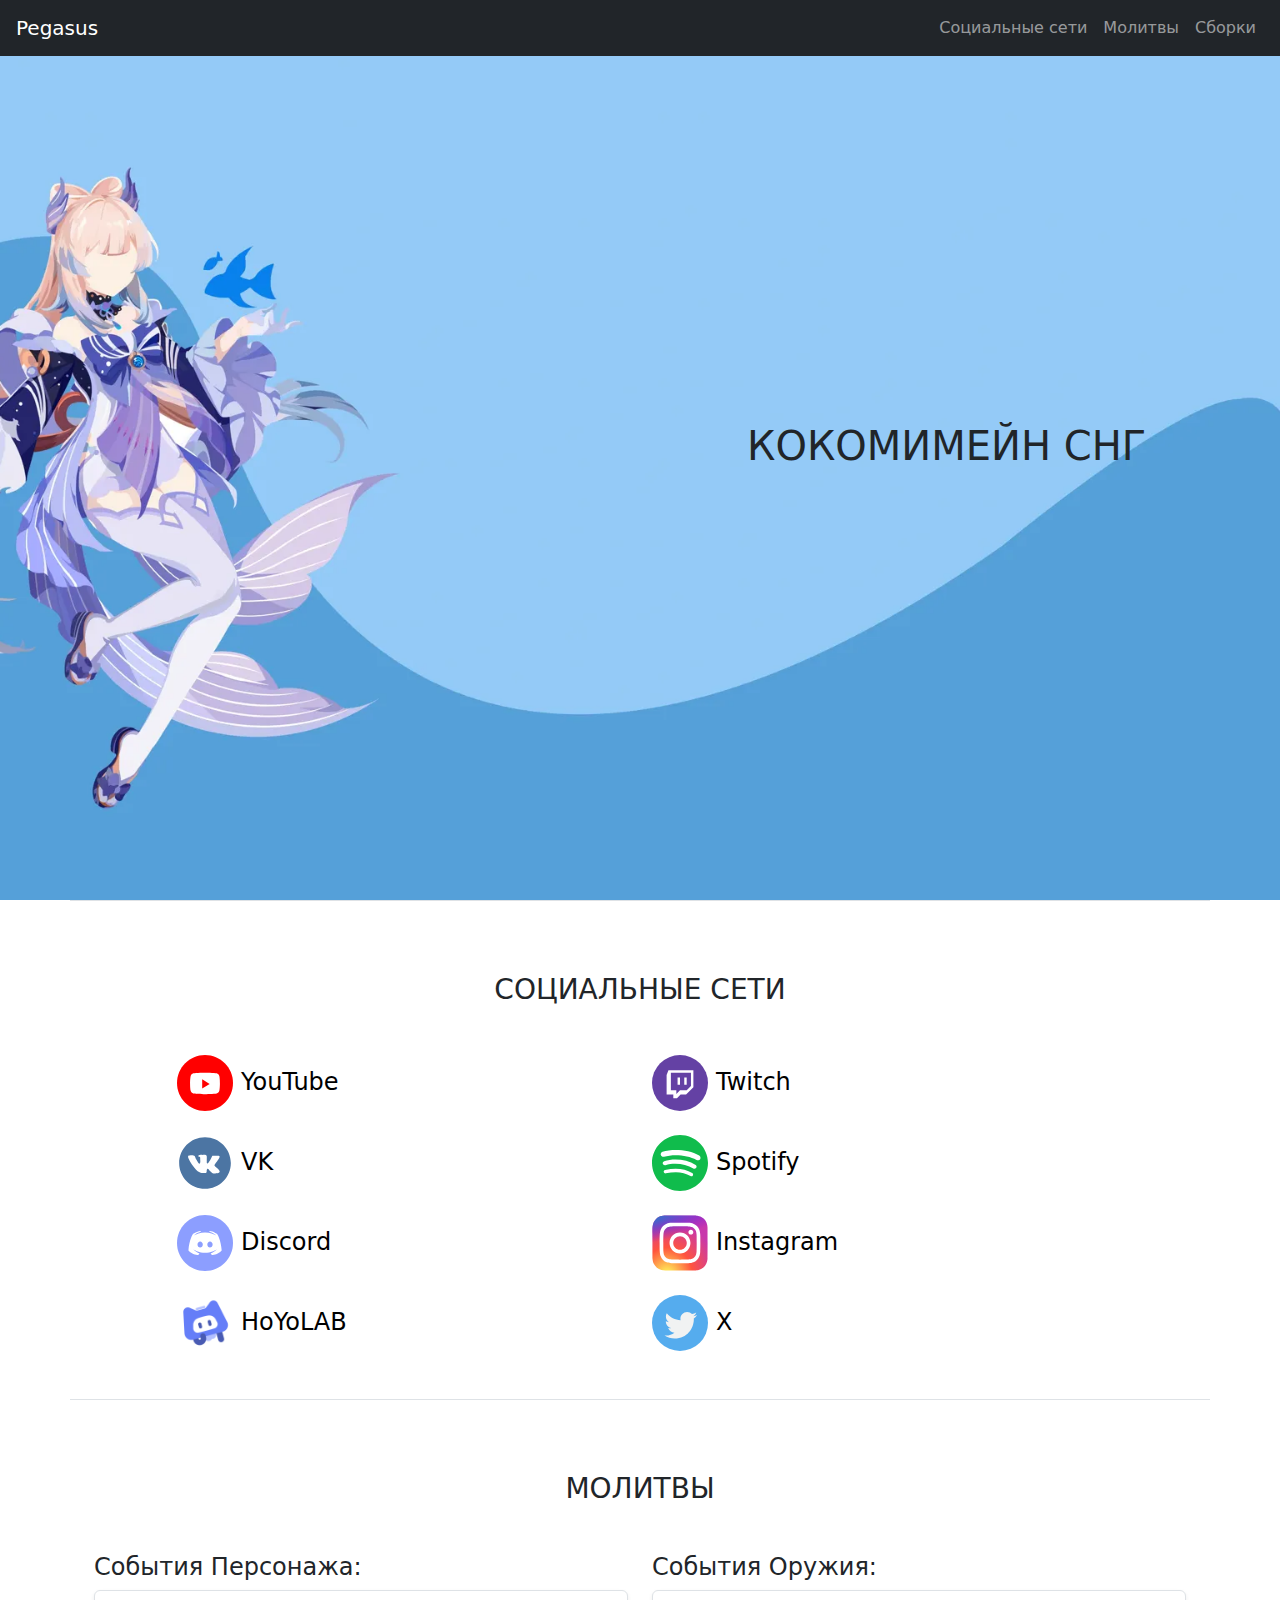
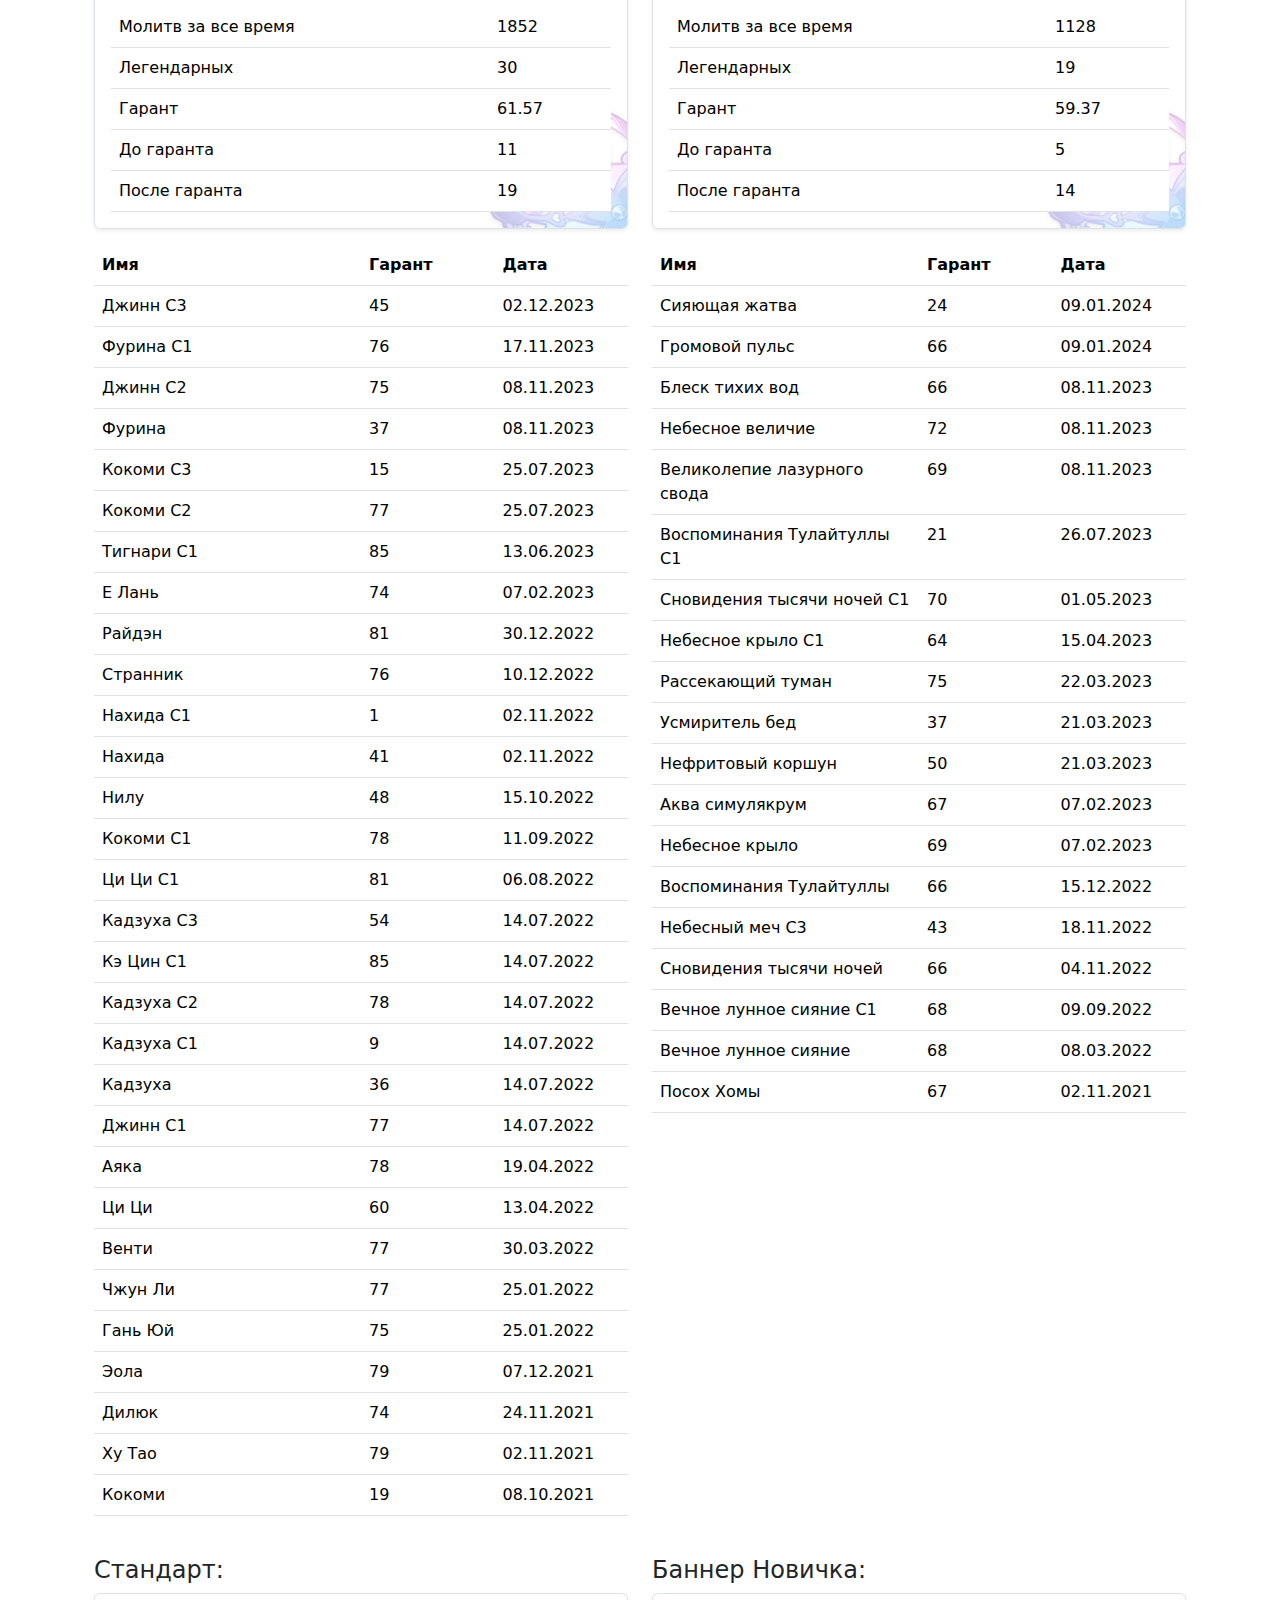
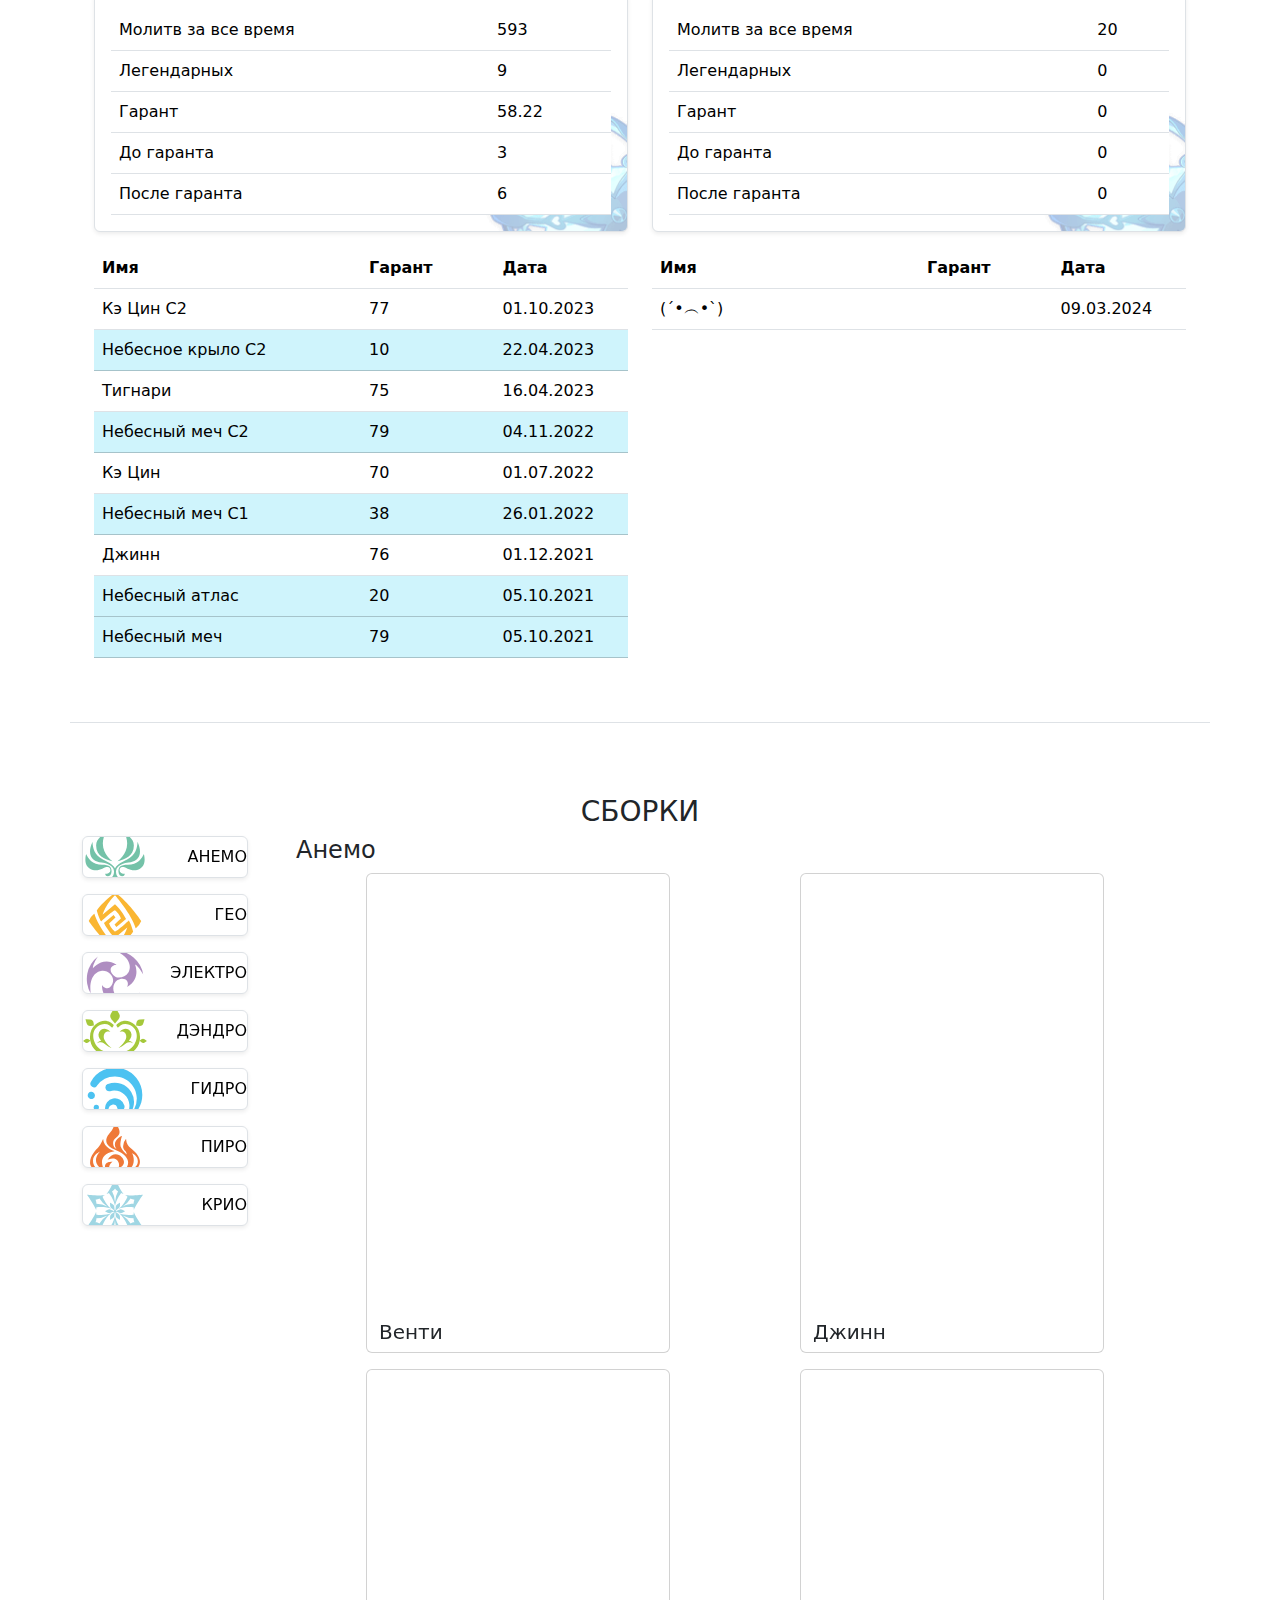
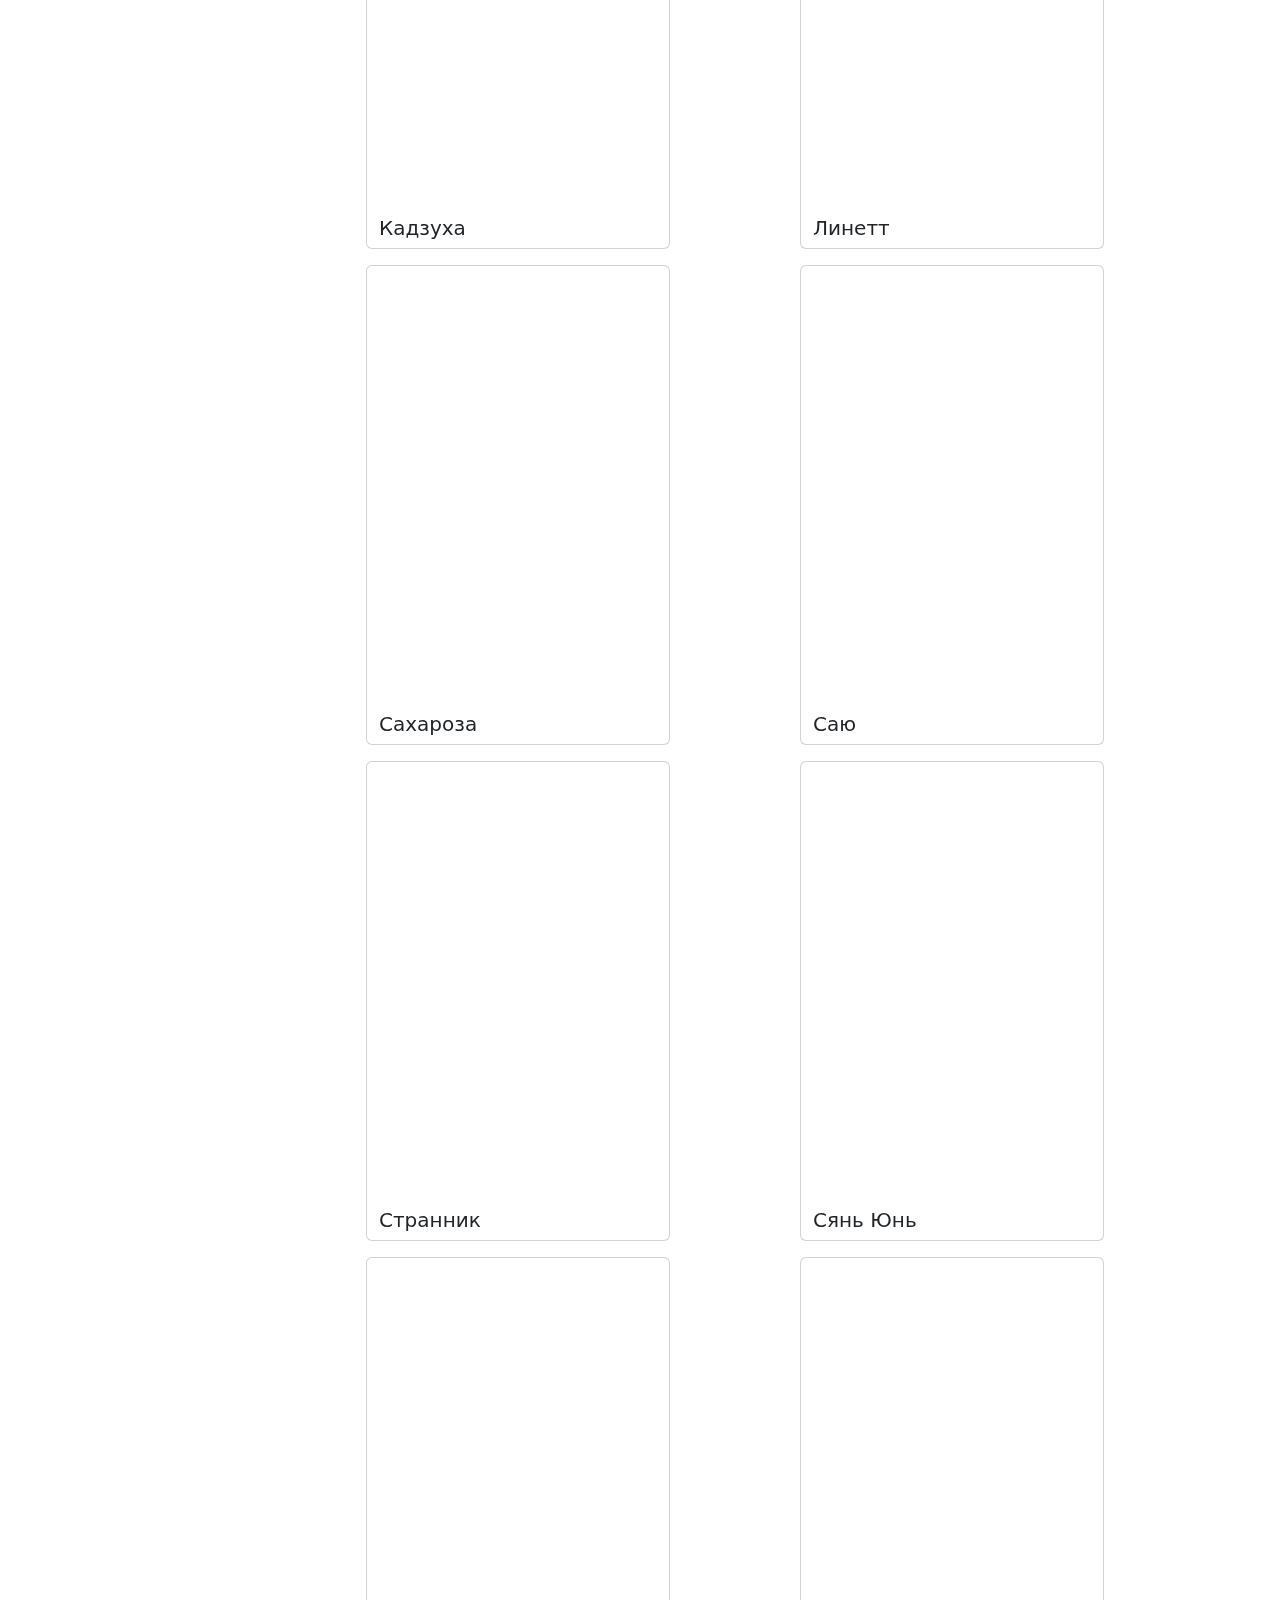
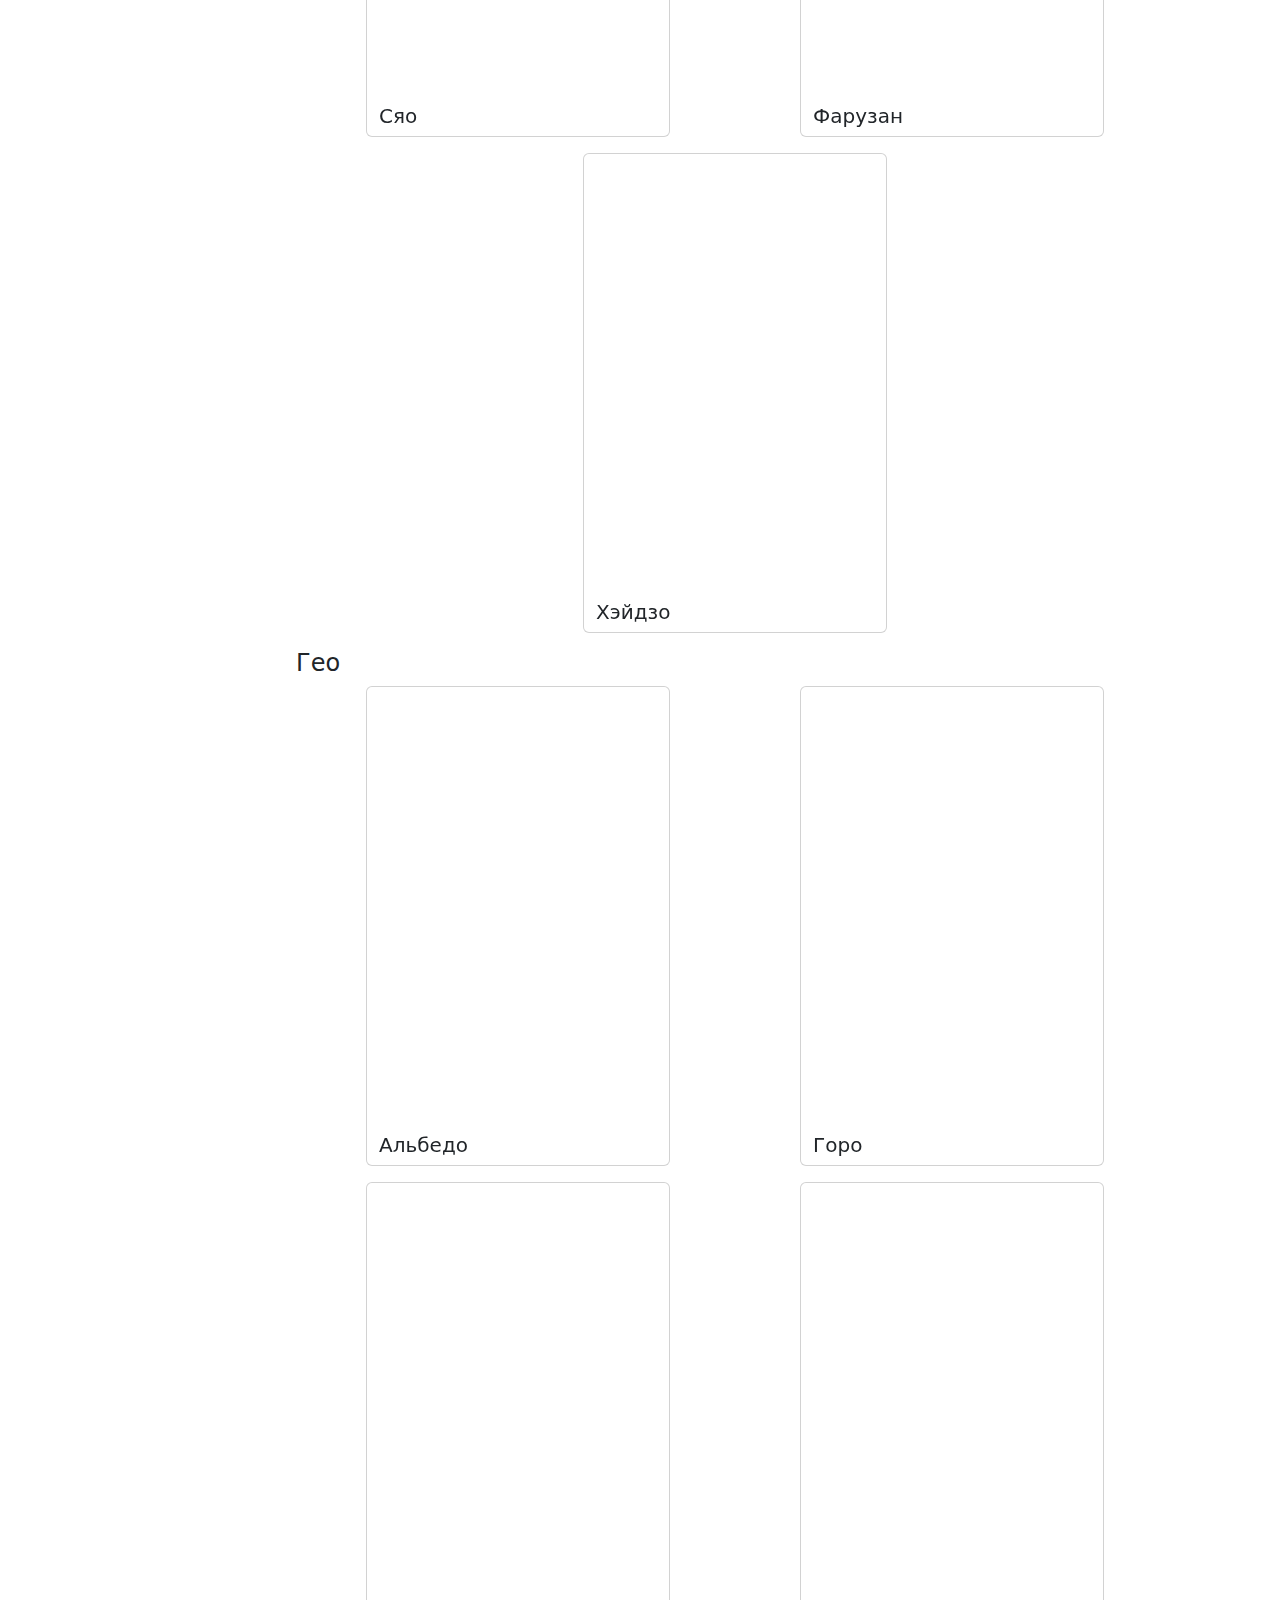
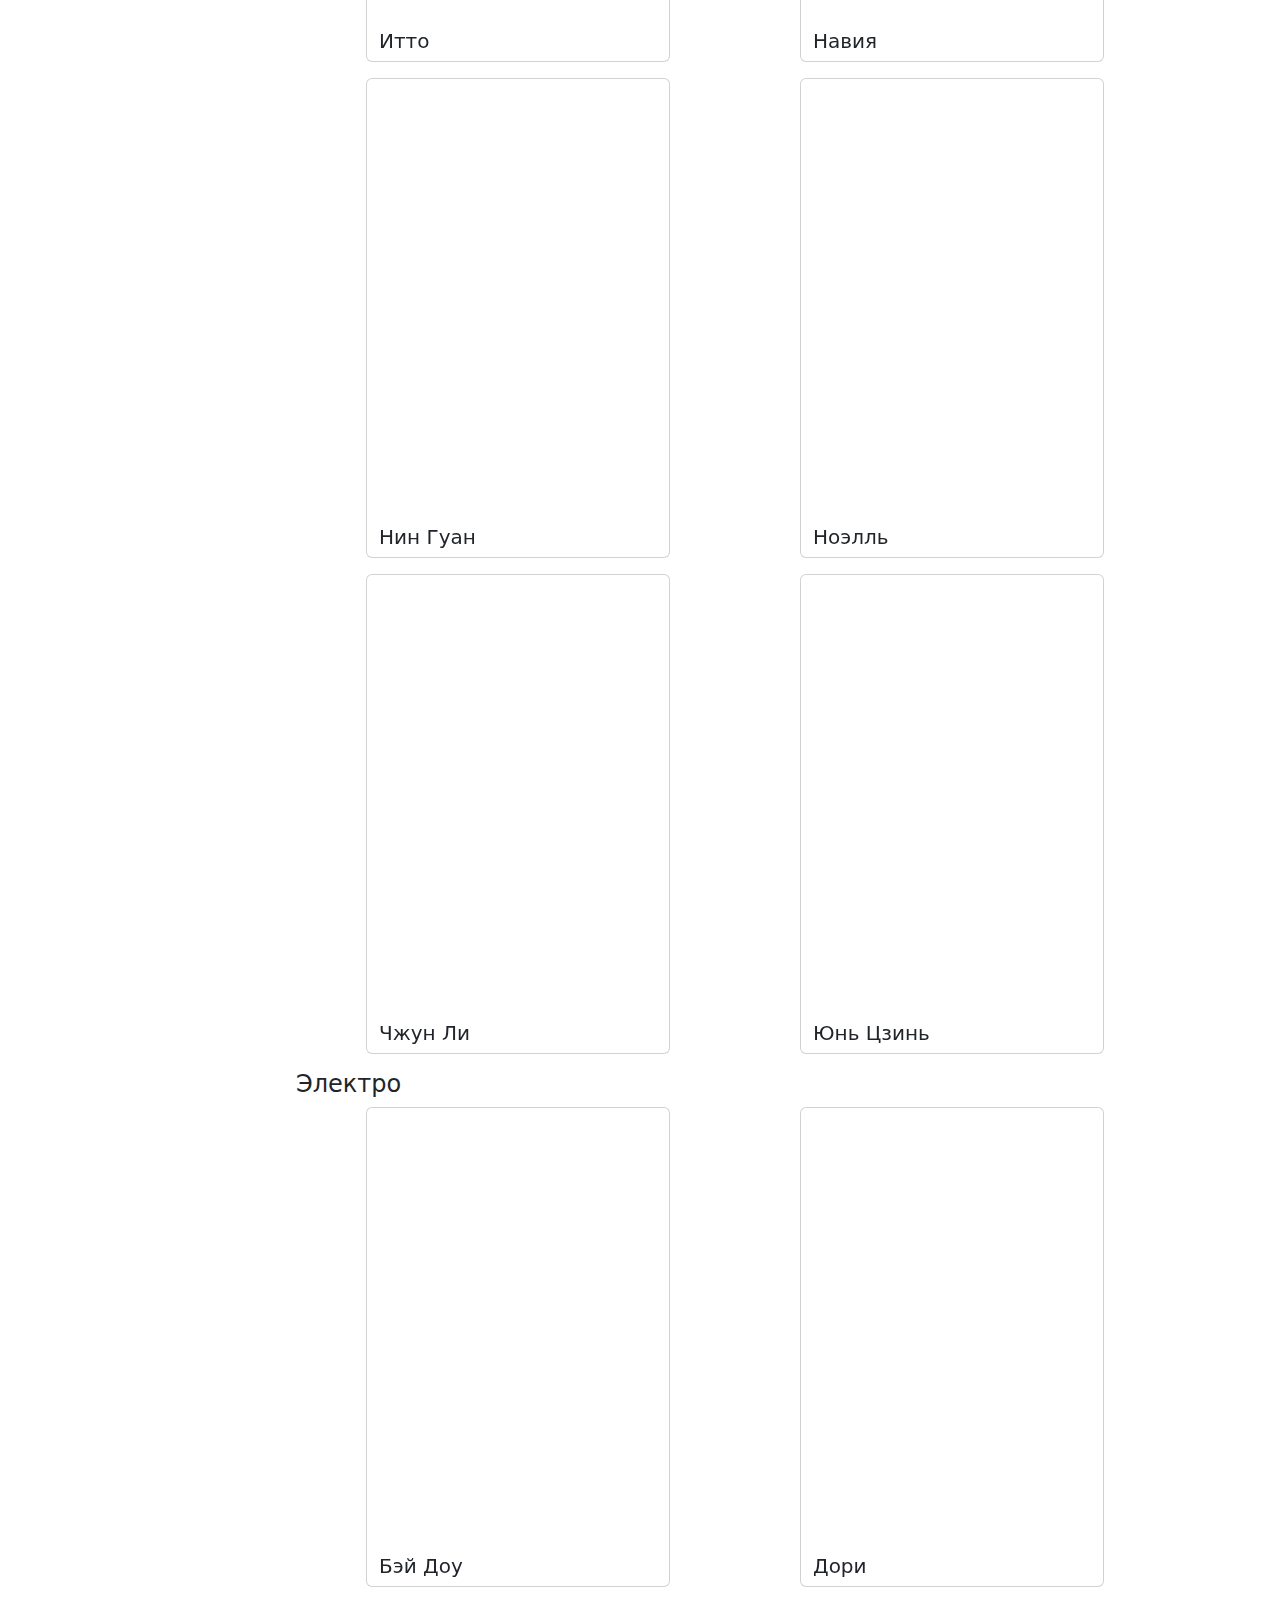
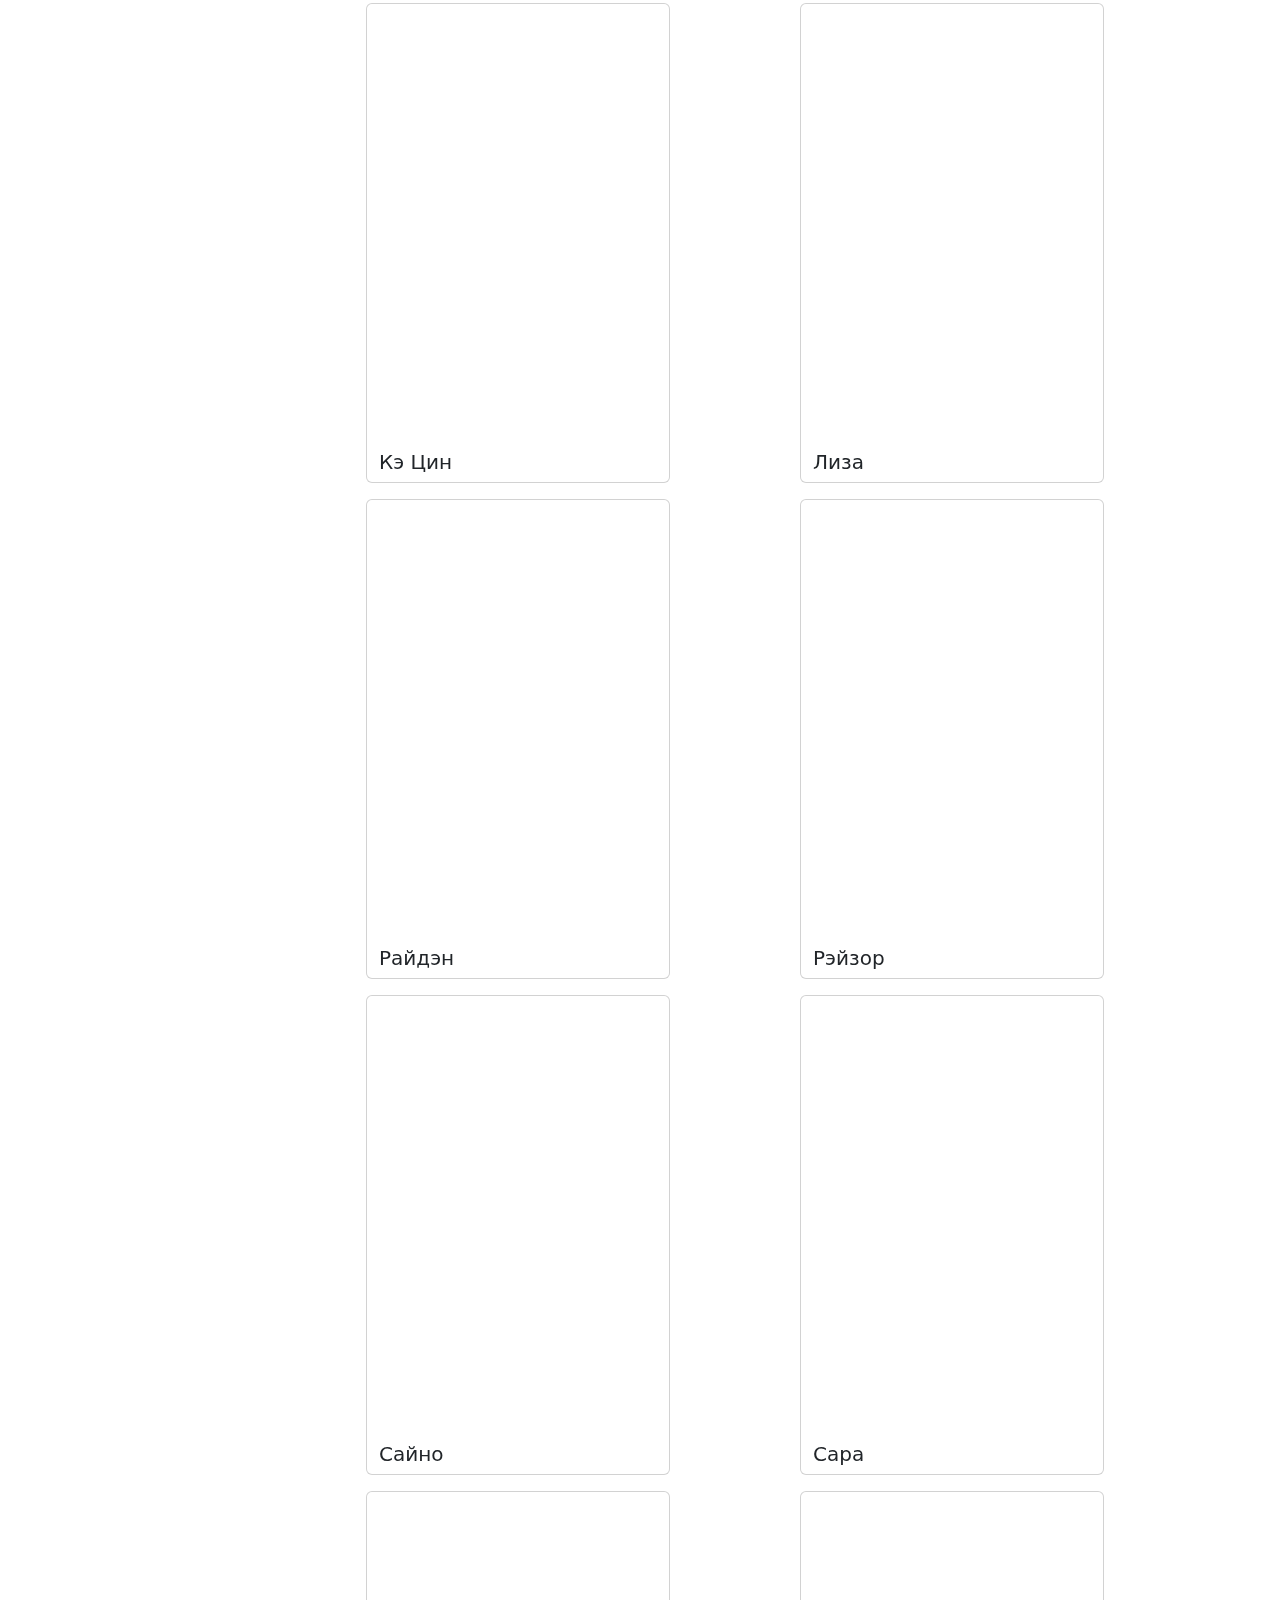
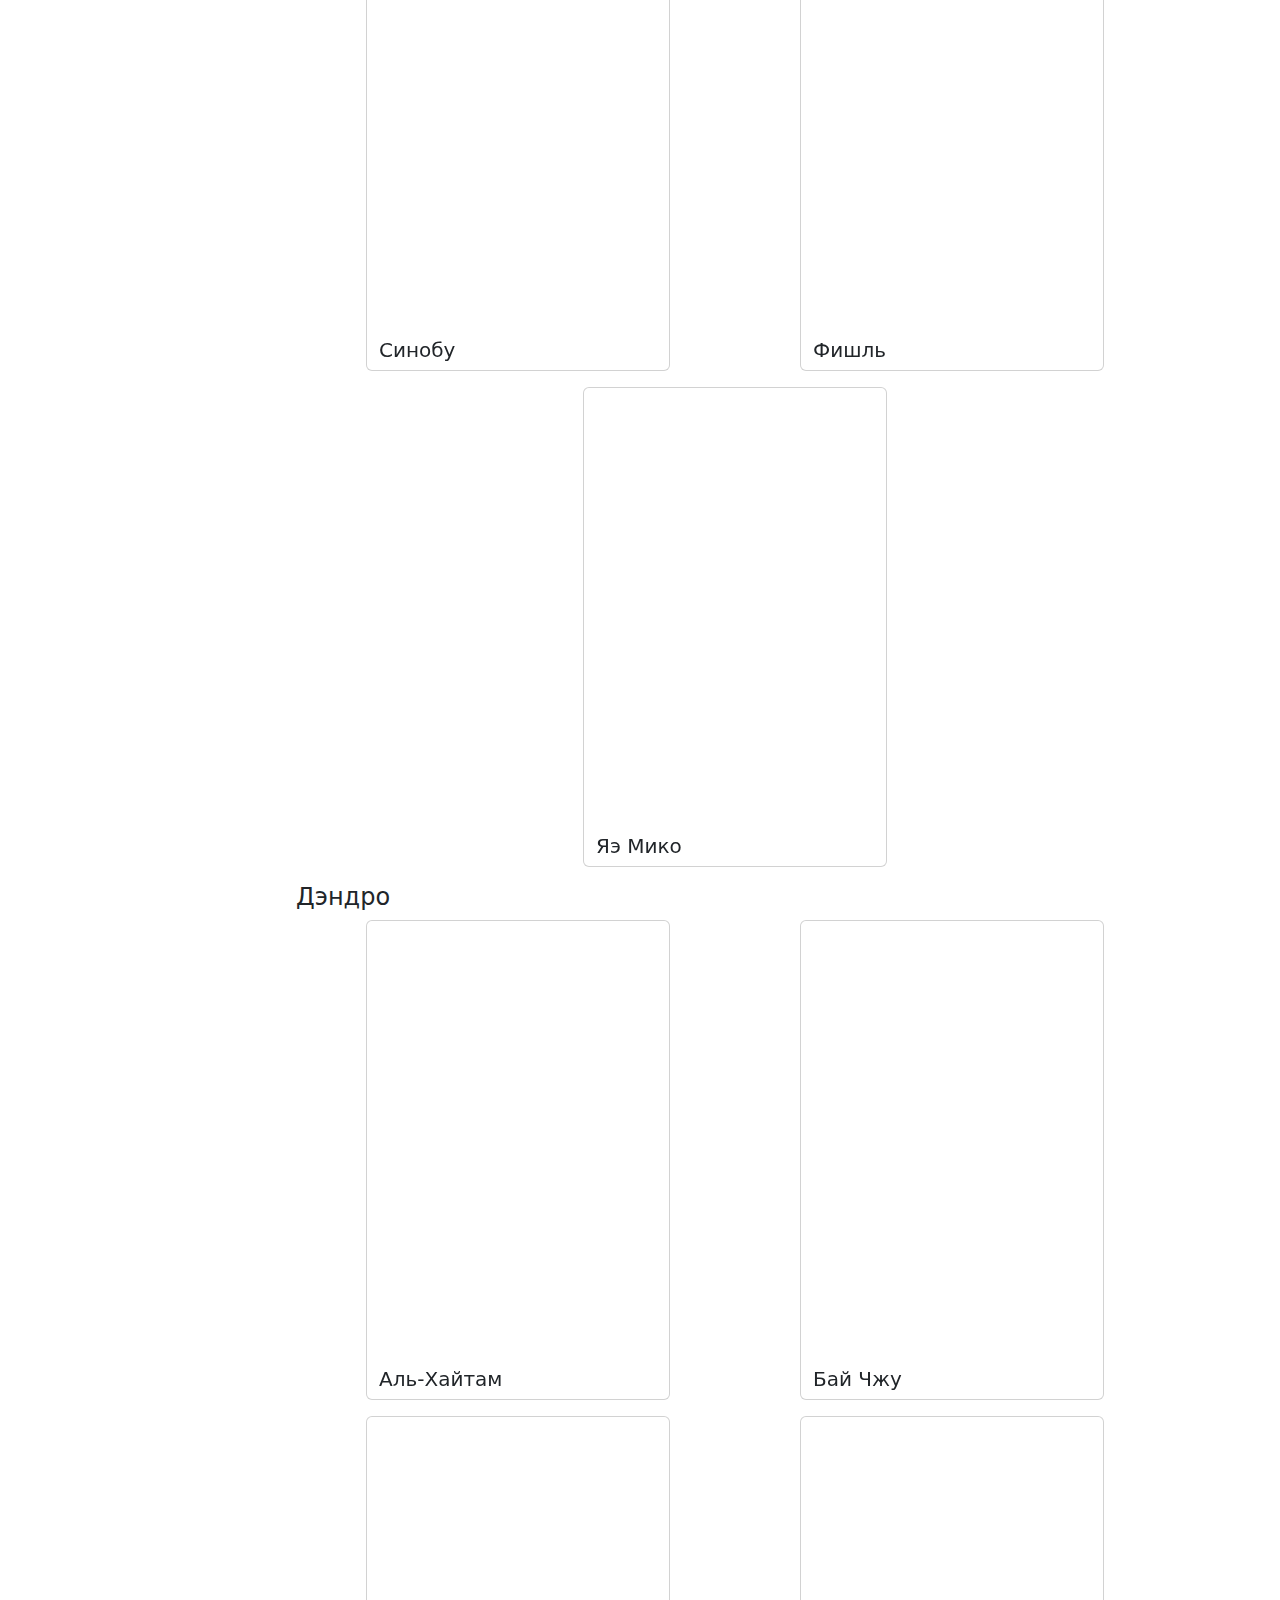
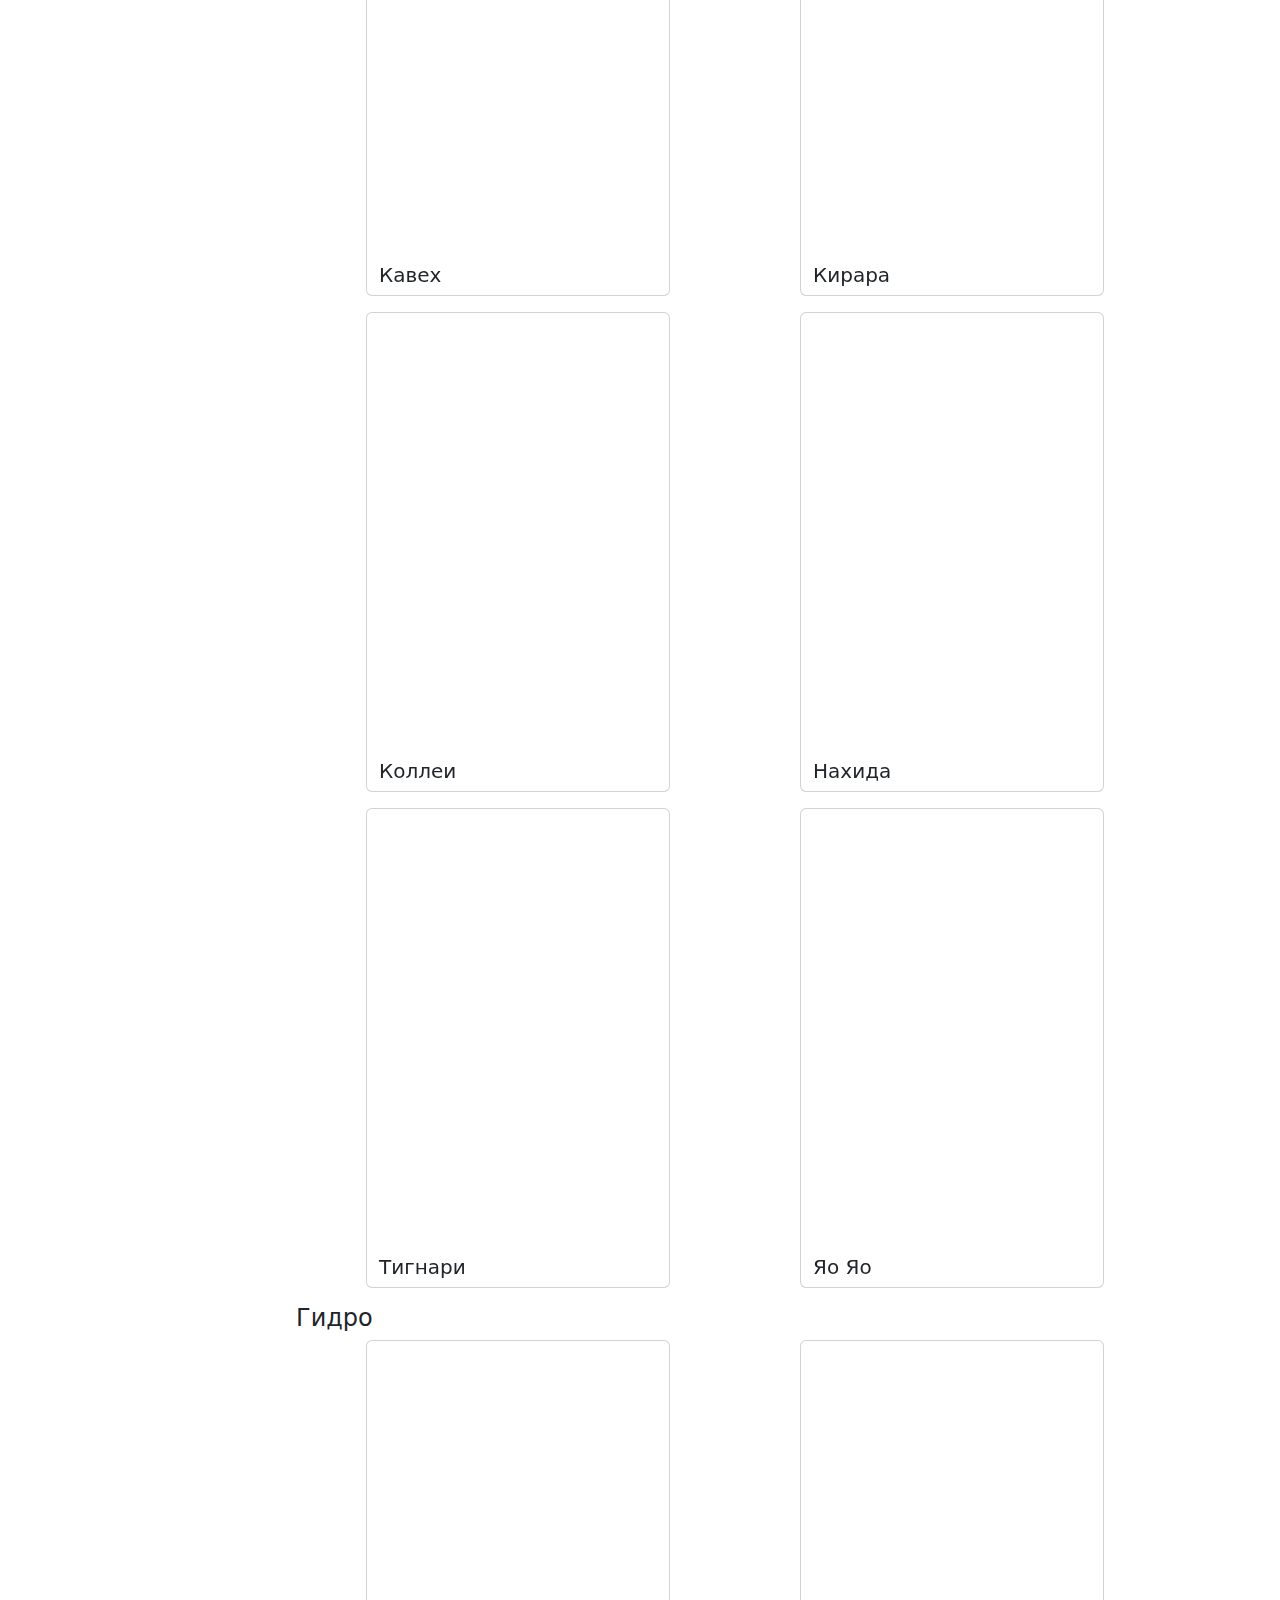
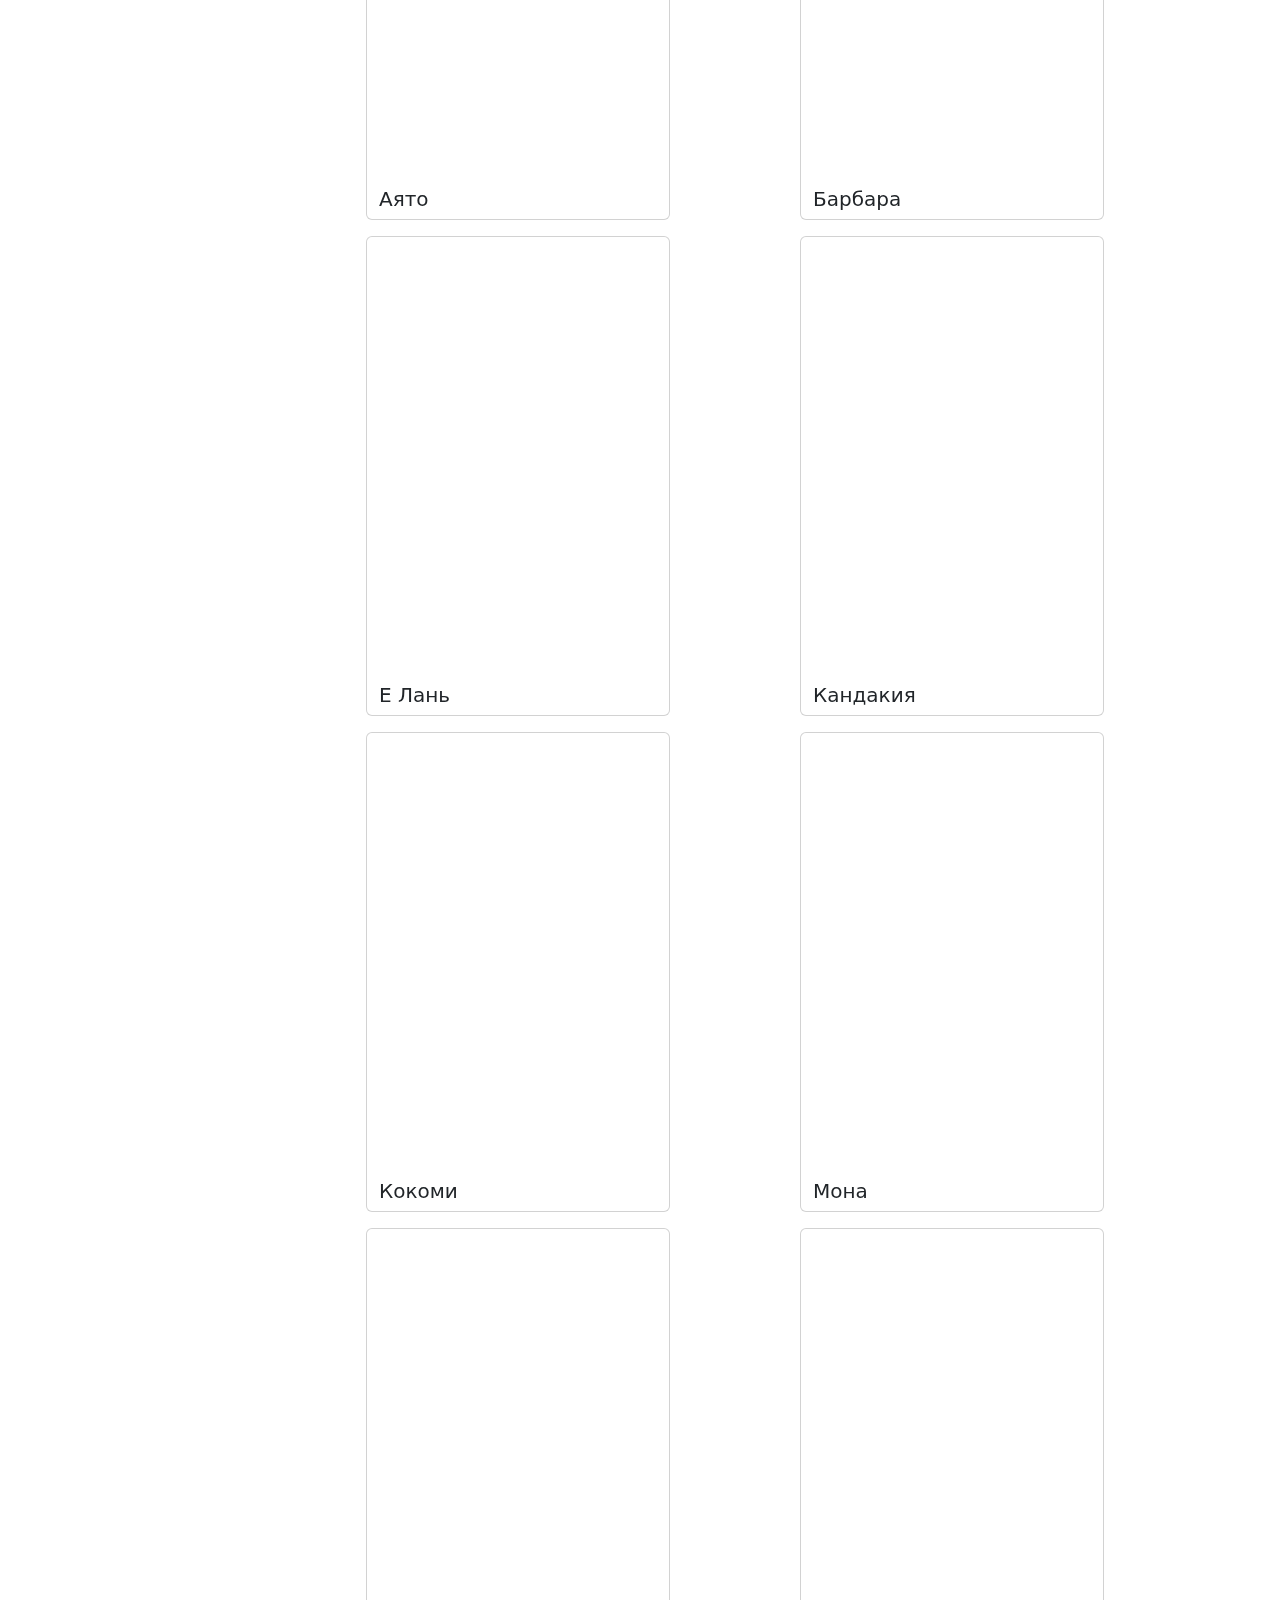
<file: gi.html>
<!DOCTYPE html>
<html lang="ru">
	<head>
		<meta http-equiv="Content-Type" content="text/html;charset=UTF-8" />
		<meta name="viewport" content="width=device-width, initial-scale=1" />
		<title>Pegasus</title>
		<link rel="icon" href="./static/img/icon.webp" />
		<link rel="stylesheet" href="./static/css/bootstrap.min.css" />
		<link rel="stylesheet" href="./static/css/gi-style.css" />
	</head>
	<body>
		<nav class="navbar navbar-expand-lg navbar-dark bg-dark fixed-top d-flex flex-row justify-content-between px-3">
			<a class="navbar-brand mb-0 h1" href="#">Pegasus</a>
			<div class="navbar-nav">
				<a class="nav-link" href="#social">Социальные сети</a>
				<a class="nav-link" href="#wish">Молитвы</a>
				<a class="nav-link" href="#builds">Сборки</a>
			</div>
		</nav>

		<div class="padding-top h-100 main-image" style="background-image: url('./static/img/gi_index.webp')">
			<div class="container">
				<div class="row flex-row-reverse">
					<div class="col-md-5 align-self-center">
						<h1 class="text-uppercase">кокомимейн снг</h1>
					</div>
				</div>
			</div>
		</div>

		<main>
			<div id="social" class="container border-top">
				<div class="row justify-content-center gy-4 gx-lg-4 mt-5">
					<div class="col-12 mb-3 text-center">
						<h2 class="fs-3 fs-sm-4 text-uppercase">Социальные сети</h2>
					</div>
					
					<div class="col-lg-5">
						<a
							class="d-flex align-items-center text-decoration-none text-black"
							href="https://www.youtube.com/"
						>
							<img class="col-6 social-image pe-2" src="./static/img/social/youtube.svg" alt="YouTube"/>
							<h4 class="m-0">YouTube</h4>
						</a>
					</div>
					
					<div class="col-lg-5">
						<a
							class="d-flex align-items-center text-decoration-none text-black"
							href="https://www.twitch.tv/"
						>
							<img class="col-6 social-image pe-2" src="./static/img/social/twitch.svg" alt="Twitch"/>
							<h4 class="m-0">Twitch</h4>
						</a>
					</div>
					
					<div class="col-lg-5">
						<a
							class="d-flex align-items-center text-decoration-none text-black"
							href="https://vk.com/"
						>
							<img class="col-6 social-image pe-2" src="./static/img/social/vk.svg" alt="VK"/>
							<h4 class="m-0">VK</h4>
						</a>
					</div>
					
					<div class="col-lg-5">
						<a
							class="d-flex align-items-center text-decoration-none text-black"
							href="https://open.spotify.com/"
						>
							<img class="col-6 social-image pe-2" src="./static/img/social/spotify.svg" alt="Spotify"/>
							<h4 class="m-0">Spotify</h4>
						</a>
					</div>
					
					<div class="col-lg-5">
						<a
							class="d-flex align-items-center text-decoration-none text-black"
							href="https://discord.com/"
						>
							<img class="col-6 social-image pe-2" src="./static/img/social/discord.svg" alt="Discord"/>
							<h4 class="m-0">Discord</h4>
						</a>
					</div>
					
					<div class="col-lg-5">
						<a
							class="d-flex align-items-center text-decoration-none text-black"
							href="https://instagram.com/"
						>
							<img class="col-6 social-image pe-2" src="./static/img/social/instagram.svg" alt="Instagram"/>
							<h4 class="m-0">Instagram</h4>
						</a>
					</div>
					
					<div class="col-lg-5">
						<a
							class="d-flex align-items-center text-decoration-none text-black"
							href="https://www.hoyolab.com/"
						>
							<img class="col-6 social-image pe-2" src="./static/img/social/hoyolab.png" alt="HoYoLAB"/>
							<h4 class="m-0">HoYoLAB</h4>
						</a>
					</div>
					
					<div class="col-lg-5">
						<a
							class="d-flex align-items-center text-decoration-none text-black"
							href="https://twitter.com/"
						>
							<img class="col-6 social-image pe-2" src="./static/img/social/twitter.svg" alt="X"/>
							<h4 class="m-0">X</h4>
						</a>
					</div>
					
				</div>
			</div>

			<div id="wish" class="container mt-5 border-top">
				<div class="row justify-content-center gy-4 gx-lg-4 mt-5">
					<div class="col-12 mb-3 text-center">
						<h2 class="fs-3 fs-sm-4 text-uppercase">Молитвы</h2>
					</div>
					<div class="row justify-content-around">
						<div class="col-md-6">

							<h4 class="col-sm-12 mt-4 mb-2">События Персонажа:</h4>

							<div class="card wish-card border rounded shadow-sm bg-body mb-3">
								<img class="card-img wish-image" src="./static/img/event_molitva.png" alt="wish">
								<div class="card-img-overlay wish-card">
									<table class="table m-0">
										<tbody>
											<tr>
												<td>Молитв за все время</td>
												<td>1852</td>
											</tr>
											<tr>
												<td>Легендарных</td>
												<td>30</td>
											</tr>
											<tr>
												<td>Гарант</td>
												<td>61.57</td>
											</tr>
											<tr>
												<td>До гаранта</td>
												<td>11</td>
											</tr>
											<tr>
												<td>После гаранта</td>
												<td>19</td>
											</tr>
										</tbody>
									</table>
								</div>
							</div>

							<table class="table">
								<thead>
									<tr>
										<th scope="col w-50">Имя</th>
										<th scope="col w-25">Гарант</th>
										<th scope="col w-25">Дата</th>
									</tr>
								</thead>
								<tbody>
									<tr>
										<td class="w-50">Джинн C3</td>
										<td class="w-25">45</td>
										<td class="w-25">02.12.2023</td>
									</tr>
									<tr>
										<td class="w-50">Фурина C1</td>
										<td class="w-25">76</td>
										<td class="w-25">17.11.2023</td>
									</tr>
									<tr>
										<td class="w-50">Джинн C2</td>
										<td class="w-25">75</td>
										<td class="w-25">08.11.2023</td>
									</tr>
									<tr>
										<td class="w-50">Фурина</td>
										<td class="w-25">37</td>
										<td class="w-25">08.11.2023</td>
									</tr>
									<tr>
										<td class="w-50">Кокоми C3</td>
										<td class="w-25">15</td>
										<td class="w-25">25.07.2023</td>
									</tr>
									<tr>
										<td class="w-50">Кокоми C2</td>
										<td class="w-25">77</td>
										<td class="w-25">25.07.2023</td>
									</tr>
									<tr>
										<td class="w-50">Тигнари C1</td>
										<td class="w-25">85</td>
										<td class="w-25">13.06.2023</td>
									</tr>
									<tr>
										<td class="w-50">Е Лань</td>
										<td class="w-25">74</td>
										<td class="w-25">07.02.2023</td>
									</tr>
									<tr>
										<td class="w-50">Райдэн</td>
										<td class="w-25">81</td>
										<td class="w-25">30.12.2022</td>
									</tr>
									<tr>
										<td class="w-50">Странник</td>
										<td class="w-25">76</td>
										<td class="w-25">10.12.2022</td>
									</tr>
									<tr>
										<td class="w-50">Нахида C1</td>
										<td class="w-25">1</td>
										<td class="w-25">02.11.2022</td>
									</tr>
									<tr>
										<td class="w-50">Нахида</td>
										<td class="w-25">41</td>
										<td class="w-25">02.11.2022</td>
									</tr>
									<tr>
										<td class="w-50">Нилу</td>
										<td class="w-25">48</td>
										<td class="w-25">15.10.2022</td>
									</tr>
									<tr>
										<td class="w-50">Кокоми C1</td>
										<td class="w-25">78</td>
										<td class="w-25">11.09.2022</td>
									</tr>
									<tr>
										<td class="w-50">Ци Ци C1</td>
										<td class="w-25">81</td>
										<td class="w-25">06.08.2022</td>
									</tr>
									<tr>
										<td class="w-50">Кадзуха C3</td>
										<td class="w-25">54</td>
										<td class="w-25">14.07.2022</td>
									</tr>
									<tr>
										<td class="w-50">Кэ Цин C1</td>
										<td class="w-25">85</td>
										<td class="w-25">14.07.2022</td>
									</tr>
									<tr>
										<td class="w-50">Кадзуха C2</td>
										<td class="w-25">78</td>
										<td class="w-25">14.07.2022</td>
									</tr>
									<tr>
										<td class="w-50">Кадзуха C1</td>
										<td class="w-25">9</td>
										<td class="w-25">14.07.2022</td>
									</tr>
									<tr>
										<td class="w-50">Кадзуха</td>
										<td class="w-25">36</td>
										<td class="w-25">14.07.2022</td>
									</tr>
									<tr>
										<td class="w-50">Джинн C1</td>
										<td class="w-25">77</td>
										<td class="w-25">14.07.2022</td>
									</tr>
									<tr>
										<td class="w-50">Аяка</td>
										<td class="w-25">78</td>
										<td class="w-25">19.04.2022</td>
									</tr>
									<tr>
										<td class="w-50">Ци Ци</td>
										<td class="w-25">60</td>
										<td class="w-25">13.04.2022</td>
									</tr>
									<tr>
										<td class="w-50">Венти</td>
										<td class="w-25">77</td>
										<td class="w-25">30.03.2022</td>
									</tr>
									<tr>
										<td class="w-50">Чжун Ли</td>
										<td class="w-25">77</td>
										<td class="w-25">25.01.2022</td>
									</tr>
									<tr>
										<td class="w-50">Гань Юй</td>
										<td class="w-25">75</td>
										<td class="w-25">25.01.2022</td>
									</tr>
									<tr>
										<td class="w-50">Эола</td>
										<td class="w-25">79</td>
										<td class="w-25">07.12.2021</td>
									</tr>
									<tr>
										<td class="w-50">Дилюк</td>
										<td class="w-25">74</td>
										<td class="w-25">24.11.2021</td>
									</tr>
									<tr>
										<td class="w-50">Ху Тао</td>
										<td class="w-25">79</td>
										<td class="w-25">02.11.2021</td>
									</tr>
									<tr>
										<td class="w-50">Кокоми</td>
										<td class="w-25">19</td>
										<td class="w-25">08.10.2021</td>
									</tr>
									</tbody>
							</table>
						</div>
						<div class="col-md-6">

							<h4 class="col-sm-12 mt-4 mb-2">События Оружия:</h4>

							<div class="card wish-card border rounded shadow-sm bg-body mb-3">
								<img class="card-img wish-image" src="./static/img/event_molitva.png" alt="wish">
								<div class="card-img-overlay wish-card">
									<table class="table m-0">
										<tbody>
											<tr>
												<td>Молитв за все время</td>
												<td>1128</td>
											</tr>
											<tr>
												<td>Легендарных</td>
												<td>19</td>
											</tr>
											<tr>
												<td>Гарант</td>
												<td>59.37</td>
											</tr>
											<tr>
												<td>До гаранта</td>
												<td>5</td>
											</tr>
											<tr>
												<td>После гаранта</td>
												<td>14</td>
											</tr>
										</tbody>
									</table>
								</div>
							</div>

							<table class="table">
								<thead>
									<tr>
										<th scope="col w-50">Имя</th>
										<th scope="col w-25">Гарант</th>
										<th scope="col w-25">Дата</th>
									</tr>
								</thead>
								<tbody>
									<tr>
										<td class="w-50">Сияющая жатва</td>
										<td class="w-25">24</td>
										<td class="w-25">09.01.2024</td>
									</tr>
									<tr>
										<td class="w-50">Громовой пульс</td>
										<td class="w-25">66</td>
										<td class="w-25">09.01.2024</td>
									</tr>
									<tr>
										<td class="w-50">Блеск тихих вод</td>
										<td class="w-25">66</td>
										<td class="w-25">08.11.2023</td>
									</tr>
									<tr>
										<td class="w-50">Небесное величие</td>
										<td class="w-25">72</td>
										<td class="w-25">08.11.2023</td>
									</tr>
									<tr>
										<td class="w-50">Великолепие лазурного свода</td>
										<td class="w-25">69</td>
										<td class="w-25">08.11.2023</td>
									</tr>
									<tr>
										<td class="w-50">Воспоминания Тулайтуллы C1</td>
										<td class="w-25">21</td>
										<td class="w-25">26.07.2023</td>
									</tr>
									<tr>
										<td class="w-50">Сновидения тысячи ночей C1</td>
										<td class="w-25">70</td>
										<td class="w-25">01.05.2023</td>
									</tr>
									<tr>
										<td class="w-50">Небесное крыло C1</td>
										<td class="w-25">64</td>
										<td class="w-25">15.04.2023</td>
									</tr>
									<tr>
										<td class="w-50">Рассекающий туман</td>
										<td class="w-25">75</td>
										<td class="w-25">22.03.2023</td>
									</tr>
									<tr>
										<td class="w-50">Усмиритель бед</td>
										<td class="w-25">37</td>
										<td class="w-25">21.03.2023</td>
									</tr>
									<tr>
										<td class="w-50">Нефритовый коршун</td>
										<td class="w-25">50</td>
										<td class="w-25">21.03.2023</td>
									</tr>
									<tr>
										<td class="w-50">Аква симулякрум</td>
										<td class="w-25">67</td>
										<td class="w-25">07.02.2023</td>
									</tr>
									<tr>
										<td class="w-50">Небесное крыло</td>
										<td class="w-25">69</td>
										<td class="w-25">07.02.2023</td>
									</tr>
									<tr>
										<td class="w-50">Воспоминания Тулайтуллы</td>
										<td class="w-25">66</td>
										<td class="w-25">15.12.2022</td>
									</tr>
									<tr>
										<td class="w-50">Небесный меч C3</td>
										<td class="w-25">43</td>
										<td class="w-25">18.11.2022</td>
									</tr>
									<tr>
										<td class="w-50">Сновидения тысячи ночей</td>
										<td class="w-25">66</td>
										<td class="w-25">04.11.2022</td>
									</tr>
									<tr>
										<td class="w-50">Вечное лунное сияние C1</td>
										<td class="w-25">68</td>
										<td class="w-25">09.09.2022</td>
									</tr>
									<tr>
										<td class="w-50">Вечное лунное сияние</td>
										<td class="w-25">68</td>
										<td class="w-25">08.03.2022</td>
									</tr>
									<tr>
										<td class="w-50">Посох Хомы</td>
										<td class="w-25">67</td>
										<td class="w-25">02.11.2021</td>
									</tr>
									</tbody>
							</table>
						</div>
						<div class="col-md-6">

							<h4 class="col-sm-12 mt-4 mb-2">Стандарт:</h4>

							<div class="card wish-card border rounded shadow-sm bg-body mb-3">
								<img class="card-img wish-image" src="./static/img/standard_molitva.png" alt="wish">
								<div class="card-img-overlay wish-card">
									<table class="table m-0">
										<tbody>
											<tr>
												<td>Молитв за все время</td>
												<td>593</td>
											</tr>
											<tr>
												<td>Легендарных</td>
												<td>9</td>
											</tr>
											<tr>
												<td>Гарант</td>
												<td>58.22</td>
											</tr>
											<tr>
												<td>До гаранта</td>
												<td>3</td>
											</tr>
											<tr>
												<td>После гаранта</td>
												<td>6</td>
											</tr>
										</tbody>
									</table>
								</div>
							</div>

							<table class="table">
								<thead>
									<tr>
										<th scope="col w-50">Имя</th>
										<th scope="col w-25">Гарант</th>
										<th scope="col w-25">Дата</th>
									</tr>
								</thead>
								<tbody>
									<tr>
										<td class="w-50">Кэ Цин C2</td>
										<td class="w-25">77</td>
										<td class="w-25">01.10.2023</td>
									</tr>
									<tr class='table-info'>
										<td class="w-50">Небесное крыло C2</td>
										<td class="w-25">10</td>
										<td class="w-25">22.04.2023</td>
									</tr>
									<tr>
										<td class="w-50">Тигнари</td>
										<td class="w-25">75</td>
										<td class="w-25">16.04.2023</td>
									</tr>
									<tr class='table-info'>
										<td class="w-50">Небесный меч C2</td>
										<td class="w-25">79</td>
										<td class="w-25">04.11.2022</td>
									</tr>
									<tr>
										<td class="w-50">Кэ Цин</td>
										<td class="w-25">70</td>
										<td class="w-25">01.07.2022</td>
									</tr>
									<tr class='table-info'>
										<td class="w-50">Небесный меч C1</td>
										<td class="w-25">38</td>
										<td class="w-25">26.01.2022</td>
									</tr>
									<tr>
										<td class="w-50">Джинн</td>
										<td class="w-25">76</td>
										<td class="w-25">01.12.2021</td>
									</tr>
									<tr class='table-info'>
										<td class="w-50">Небесный атлас</td>
										<td class="w-25">20</td>
										<td class="w-25">05.10.2021</td>
									</tr>
									<tr class='table-info'>
										<td class="w-50">Небесный меч</td>
										<td class="w-25">79</td>
										<td class="w-25">05.10.2021</td>
									</tr>
									</tbody>
							</table>
						</div>
						<div class="col-md-6">

							<h4 class="col-sm-12 mt-4 mb-2">Баннер Новичка:</h4>

							<div class="card wish-card border rounded shadow-sm bg-body mb-3">
								<img class="card-img wish-image" src="./static/img/standard_molitva.png" alt="wish">
								<div class="card-img-overlay wish-card">
									<table class="table m-0">
										<tbody>
											<tr>
												<td>Молитв за все время</td>
												<td>20</td>
											</tr>
											<tr>
												<td>Легендарных</td>
												<td>0</td>
											</tr>
											<tr>
												<td>Гарант</td>
												<td>0</td>
											</tr>
											<tr>
												<td>До гаранта</td>
												<td>0</td>
											</tr>
											<tr>
												<td>После гаранта</td>
												<td>0</td>
											</tr>
										</tbody>
									</table>
								</div>
							</div>

							<table class="table">
								<thead>
									<tr>
										<th scope="col w-50">Имя</th>
										<th scope="col w-25">Гарант</th>
										<th scope="col w-25">Дата</th>
									</tr>
								</thead>
								<tbody>
									<tr>
										<td class="w-50">(´•︵•`)</td>
										<td class="w-25"></td>
										<td class="w-25">09.03.2024</td>
									</tr>
									</tbody>
							</table>
						</div>
						
					</div>
				</div>
			</div>

			<div id="builds" class="container mt-5 border-top">
				<div class="row justify-content-center gy-4 gx-lg-4 mt-5">
					<div class="col-12 mb-3">
						<h2 class="fs-3 fs-sm-4 text-center text-uppercase">Сборки</h2>
						<div class="row">
							<div class="col-2">
								<div class="list-group list-element nav-characters">
									
									<div class="list-group-item list-group-item-action element-card shadow-sm bg-body rounded mb-3 border">
										<img class="col-6 card-img element-image" src="./static/img/element/Anemo.svg" alt="anemo"/>
										<a href="#anemo">
											<div class="card-img-overlay d-flex align-items-center justify-content-end">
												<span class="text-decoration-none text-uppercase text-black">
													Анемо
												</span>
											</div>
										</a>
									</div>
									
									<div class="list-group-item list-group-item-action element-card shadow-sm bg-body rounded mb-3 border">
										<img class="col-6 card-img element-image" src="./static/img/element/Geo.svg" alt="geo"/>
										<a href="#geo">
											<div class="card-img-overlay d-flex align-items-center justify-content-end">
												<span class="text-decoration-none text-uppercase text-black">
													Гео
												</span>
											</div>
										</a>
									</div>
									
									<div class="list-group-item list-group-item-action element-card shadow-sm bg-body rounded mb-3 border">
										<img class="col-6 card-img element-image" src="./static/img/element/Electro.svg" alt="electro"/>
										<a href="#electro">
											<div class="card-img-overlay d-flex align-items-center justify-content-end">
												<span class="text-decoration-none text-uppercase text-black">
													Электро
												</span>
											</div>
										</a>
									</div>
									
									<div class="list-group-item list-group-item-action element-card shadow-sm bg-body rounded mb-3 border">
										<img class="col-6 card-img element-image" src="./static/img/element/Dendro.svg" alt="dendro"/>
										<a href="#dendro">
											<div class="card-img-overlay d-flex align-items-center justify-content-end">
												<span class="text-decoration-none text-uppercase text-black">
													Дэндро
												</span>
											</div>
										</a>
									</div>
									
									<div class="list-group-item list-group-item-action element-card shadow-sm bg-body rounded mb-3 border">
										<img class="col-6 card-img element-image" src="./static/img/element/Hydro.svg" alt="hydro"/>
										<a href="#hydro">
											<div class="card-img-overlay d-flex align-items-center justify-content-end">
												<span class="text-decoration-none text-uppercase text-black">
													Гидро
												</span>
											</div>
										</a>
									</div>
									
									<div class="list-group-item list-group-item-action element-card shadow-sm bg-body rounded mb-3 border">
										<img class="col-6 card-img element-image" src="./static/img/element/Pyro.svg" alt="pyro"/>
										<a href="#pyro">
											<div class="card-img-overlay d-flex align-items-center justify-content-end">
												<span class="text-decoration-none text-uppercase text-black">
													Пиро
												</span>
											</div>
										</a>
									</div>
									
									<div class="list-group-item list-group-item-action element-card shadow-sm bg-body rounded mb-3 border">
										<img class="col-6 card-img element-image" src="./static/img/element/Cryo.svg" alt="cryo"/>
										<a href="#cryo">
											<div class="card-img-overlay d-flex align-items-center justify-content-end">
												<span class="text-decoration-none text-uppercase text-black">
													Крио
												</span>
											</div>
										</a>
									</div>
									
								</div>
							</div>
							<div class="col-10 element-characters">
								
								<h4 class="col-sm-12 ps-4" id="anemo">Анемо</h4>
								<div class="row row-cols-4 justify-content-evenly">
										
											
									<div class="card character-card col-sm-3 mb-3 mx-4">
										<img
												class="card-img-top"
												src="./static/img/characters/Character_Venti_Resize_Wish_500_500.webp" alt="Venti" loading="lazy"/>
										<div class="card-body">
											<h5 class="card-title">Венти</h5>
											 
										</div>
									</div>
											
										
											
									<div class="card character-card col-sm-3 mb-3 mx-4">
										<img
												class="card-img-top"
												src="./static/img/characters/Character_Jean_Resize_Wish_500_500.webp" alt="Jean" loading="lazy"/>
										<div class="card-body">
											<h5 class="card-title">Джинн</h5>
											 
										</div>
									</div>
											
										
											
									<div class="card character-card col-sm-3 mb-3 mx-4">
										<img
												class="card-img-top"
												src="./static/img/characters/Character_Kaedehara_Kazuha_Resize_Wish_500_500.webp" alt="Kaedehara Kazuha" loading="lazy"/>
										<div class="card-body">
											<h5 class="card-title">Кадзуха</h5>
											 
										</div>
									</div>
											
										
											
									<div class="card character-card col-sm-3 mb-3 mx-4">
										<img
												class="card-img-top"
												src="./static/img/characters/Character_Lynette_Resize_Wish_500_500.webp" alt="Lynette" loading="lazy"/>
										<div class="card-body">
											<h5 class="card-title">Линетт</h5>
											 
										</div>
									</div>
											
										
											
									<div class="card character-card col-sm-3 mb-3 mx-4">
										<img
												class="card-img-top"
												src="./static/img/characters/Character_Sucrose_Resize_Wish_500_500.webp" alt="Sucrose" loading="lazy"/>
										<div class="card-body">
											<h5 class="card-title">Сахароза</h5>
											 
										</div>
									</div>
											
										
											
									<div class="card character-card col-sm-3 mb-3 mx-4">
										<img
												class="card-img-top"
												src="./static/img/characters/Character_Sayu_Resize_Wish_500_500.webp" alt="Sayu" loading="lazy"/>
										<div class="card-body">
											<h5 class="card-title">Саю</h5>
											 
										</div>
									</div>
											
										
											
									<div class="card character-card col-sm-3 mb-3 mx-4">
										<img
												class="card-img-top"
												src="./static/img/characters/Character_Wanderer_Resize_Wish_500_500.webp" alt="Wanderer" loading="lazy"/>
										<div class="card-body">
											<h5 class="card-title">Странник</h5>
											 
										</div>
									</div>
											
										
											
									<div class="card character-card col-sm-3 mb-3 mx-4">
										<img
												class="card-img-top"
												src="./static/img/characters/Character_Xianyun_Resize_Wish_500_500.webp" alt="Xianyun" loading="lazy"/>
										<div class="card-body">
											<h5 class="card-title">Сянь Юнь</h5>
											 
										</div>
									</div>
											
										
											
									<div class="card character-card col-sm-3 mb-3 mx-4">
										<img
												class="card-img-top"
												src="./static/img/characters/Character_Xiao_Resize_Wish_500_500.webp" alt="Xiao" loading="lazy"/>
										<div class="card-body">
											<h5 class="card-title">Сяо</h5>
											 
										</div>
									</div>
											
										
											
									<div class="card character-card col-sm-3 mb-3 mx-4">
										<img
												class="card-img-top"
												src="./static/img/characters/Character_Faruzan_Resize_Wish_500_500.webp" alt="Faruzan" loading="lazy"/>
										<div class="card-body">
											<h5 class="card-title">Фарузан</h5>
											 
										</div>
									</div>
											
										
											
									<div class="card character-card col-sm-3 mb-3 mx-4">
										<img
												class="card-img-top"
												src="./static/img/characters/Character_Shikanoin_Heizou_Resize_Wish_500_500.webp" alt="Shikanoin Heizou" loading="lazy"/>
										<div class="card-body">
											<h5 class="card-title">Хэйдзо</h5>
											 
										</div>
									</div>
											
										
								</div>
								
								<h4 class="col-sm-12 ps-4" id="geo">Гео</h4>
								<div class="row row-cols-4 justify-content-evenly">
										
											
									<div class="card character-card col-sm-3 mb-3 mx-4">
										<img
												class="card-img-top"
												src="./static/img/characters/Character_Albedo_Resize_Wish_500_500.webp" alt="Albedo" loading="lazy"/>
										<div class="card-body">
											<h5 class="card-title">Альбедо</h5>
											 
										</div>
									</div>
											
										
											
									<div class="card character-card col-sm-3 mb-3 mx-4">
										<img
												class="card-img-top"
												src="./static/img/characters/Character_Gorou_Resize_Wish_500_500.webp" alt="Gorou" loading="lazy"/>
										<div class="card-body">
											<h5 class="card-title">Горо</h5>
											 
										</div>
									</div>
											
										
											
									<div class="card character-card col-sm-3 mb-3 mx-4">
										<img
												class="card-img-top"
												src="./static/img/characters/Character_Arataki_Itto_Resize_Wish_500_500.webp" alt="Arataki Itto" loading="lazy"/>
										<div class="card-body">
											<h5 class="card-title">Итто</h5>
											 
										</div>
									</div>
											
										
											
									<div class="card character-card col-sm-3 mb-3 mx-4">
										<img
												class="card-img-top"
												src="./static/img/characters/Character_Navia_Resize_Wish_500_500.webp" alt="Navia" loading="lazy"/>
										<div class="card-body">
											<h5 class="card-title">Навия</h5>
											 
										</div>
									</div>
											
										
											
									<div class="card character-card col-sm-3 mb-3 mx-4">
										<img
												class="card-img-top"
												src="./static/img/characters/Character_Ningguang_Resize_Wish_500_500.webp" alt="Ningguang" loading="lazy"/>
										<div class="card-body">
											<h5 class="card-title">Нин Гуан</h5>
											 
										</div>
									</div>
											
										
											
									<div class="card character-card col-sm-3 mb-3 mx-4">
										<img
												class="card-img-top"
												src="./static/img/characters/Character_Noelle_Resize_Wish_500_500.webp" alt="Noelle" loading="lazy"/>
										<div class="card-body">
											<h5 class="card-title">Ноэлль</h5>
											 
										</div>
									</div>
											
										
											
									<div class="card character-card col-sm-3 mb-3 mx-4">
										<img
												class="card-img-top"
												src="./static/img/characters/Character_Zhongli_Resize_Wish_500_500.webp" alt="Zhongli" loading="lazy"/>
										<div class="card-body">
											<h5 class="card-title">Чжун Ли</h5>
											 
										</div>
									</div>
											
										
											
									<div class="card character-card col-sm-3 mb-3 mx-4">
										<img
												class="card-img-top"
												src="./static/img/characters/Character_Yun_Jin_Resize_Wish_500_500.webp" alt="Yun Jin" loading="lazy"/>
										<div class="card-body">
											<h5 class="card-title">Юнь Цзинь</h5>
											 
										</div>
									</div>
											
										
								</div>
								
								<h4 class="col-sm-12 ps-4" id="electro">Электро</h4>
								<div class="row row-cols-4 justify-content-evenly">
										
											
									<div class="card character-card col-sm-3 mb-3 mx-4">
										<img
												class="card-img-top"
												src="./static/img/characters/Character_Beidou_Resize_Wish_500_500.webp" alt="Beidou" loading="lazy"/>
										<div class="card-body">
											<h5 class="card-title">Бэй Доу</h5>
											 
										</div>
									</div>
											
										
											
									<div class="card character-card col-sm-3 mb-3 mx-4">
										<img
												class="card-img-top"
												src="./static/img/characters/Character_Dori_Resize_Wish_500_500.webp" alt="Dori" loading="lazy"/>
										<div class="card-body">
											<h5 class="card-title">Дори</h5>
											 
										</div>
									</div>
											
										
											
									<div class="card character-card col-sm-3 mb-3 mx-4">
										<img
												class="card-img-top"
												src="./static/img/characters/Character_Keqing_Resize_Wish_500_500.webp" alt="Keqing" loading="lazy"/>
										<div class="card-body">
											<h5 class="card-title">Кэ Цин</h5>
											 
										</div>
									</div>
											
										
											
									<div class="card character-card col-sm-3 mb-3 mx-4">
										<img
												class="card-img-top"
												src="./static/img/characters/Character_Lisa_Resize_Wish_500_500.webp" alt="Lisa" loading="lazy"/>
										<div class="card-body">
											<h5 class="card-title">Лиза</h5>
											 
										</div>
									</div>
											
										
											
									<div class="card character-card col-sm-3 mb-3 mx-4">
										<img
												class="card-img-top"
												src="./static/img/characters/Character_Raiden_Shogun_Resize_Wish_500_500.webp" alt="Raiden Shogun" loading="lazy"/>
										<div class="card-body">
											<h5 class="card-title">Райдэн</h5>
											 
										</div>
									</div>
											
										
											
									<div class="card character-card col-sm-3 mb-3 mx-4">
										<img
												class="card-img-top"
												src="./static/img/characters/Character_Razor_Resize_Wish_500_500.webp" alt="Razor" loading="lazy"/>
										<div class="card-body">
											<h5 class="card-title">Рэйзор</h5>
											 
										</div>
									</div>
											
										
											
									<div class="card character-card col-sm-3 mb-3 mx-4">
										<img
												class="card-img-top"
												src="./static/img/characters/Character_Cyno_Resize_Wish_500_500.webp" alt="Cyno" loading="lazy"/>
										<div class="card-body">
											<h5 class="card-title">Сайно</h5>
											 
										</div>
									</div>
											
										
											
									<div class="card character-card col-sm-3 mb-3 mx-4">
										<img
												class="card-img-top"
												src="./static/img/characters/Character_Kujou_Sara_Resize_Wish_500_500.webp" alt="Kujou Sara" loading="lazy"/>
										<div class="card-body">
											<h5 class="card-title">Сара</h5>
											 
										</div>
									</div>
											
										
											
									<div class="card character-card col-sm-3 mb-3 mx-4">
										<img
												class="card-img-top"
												src="./static/img/characters/Character_Kuki_Shinobu_Resize_Wish_500_500.webp" alt="Kuki Shinobu" loading="lazy"/>
										<div class="card-body">
											<h5 class="card-title">Синобу</h5>
											 
										</div>
									</div>
											
										
											
									<div class="card character-card col-sm-3 mb-3 mx-4">
										<img
												class="card-img-top"
												src="./static/img/characters/Character_Fischl_Resize_Wish_500_500.webp" alt="Fischl" loading="lazy"/>
										<div class="card-body">
											<h5 class="card-title">Фишль</h5>
											 
										</div>
									</div>
											
										
											
									<div class="card character-card col-sm-3 mb-3 mx-4">
										<img
												class="card-img-top"
												src="./static/img/characters/Character_Yae_Miko_Resize_Wish_500_500.webp" alt="Yae Miko" loading="lazy"/>
										<div class="card-body">
											<h5 class="card-title">Яэ Мико</h5>
											 
										</div>
									</div>
											
										
								</div>
								
								<h4 class="col-sm-12 ps-4" id="dendro">Дэндро</h4>
								<div class="row row-cols-4 justify-content-evenly">
										
											
									<div class="card character-card col-sm-3 mb-3 mx-4">
										<img
												class="card-img-top"
												src="./static/img/characters/Character_Alhaitham_Resize_Wish_500_500.webp" alt="Alhaitham" loading="lazy"/>
										<div class="card-body">
											<h5 class="card-title">Аль-Хайтам</h5>
											 
										</div>
									</div>
											
										
											
									<div class="card character-card col-sm-3 mb-3 mx-4">
										<img
												class="card-img-top"
												src="./static/img/characters/Character_Baizhu_Resize_Wish_500_500.webp" alt="Baizhu" loading="lazy"/>
										<div class="card-body">
											<h5 class="card-title">Бай Чжу</h5>
											 
										</div>
									</div>
											
										
											
									<div class="card character-card col-sm-3 mb-3 mx-4">
										<img
												class="card-img-top"
												src="./static/img/characters/Character_Kaveh_Resize_Wish_500_500.webp" alt="Kaveh" loading="lazy"/>
										<div class="card-body">
											<h5 class="card-title">Кавех</h5>
											 
										</div>
									</div>
											
										
											
									<div class="card character-card col-sm-3 mb-3 mx-4">
										<img
												class="card-img-top"
												src="./static/img/characters/Character_Kirara_Resize_Wish_500_500.webp" alt="Kirara" loading="lazy"/>
										<div class="card-body">
											<h5 class="card-title">Кирара</h5>
											 
										</div>
									</div>
											
										
											
									<div class="card character-card col-sm-3 mb-3 mx-4">
										<img
												class="card-img-top"
												src="./static/img/characters/Character_Collei_Resize_Wish_500_500.webp" alt="Collei" loading="lazy"/>
										<div class="card-body">
											<h5 class="card-title">Коллеи</h5>
											 
										</div>
									</div>
											
										
											
									<div class="card character-card col-sm-3 mb-3 mx-4">
										<img
												class="card-img-top"
												src="./static/img/characters/Character_Nahida_Resize_Wish_500_500.webp" alt="Nahida" loading="lazy"/>
										<div class="card-body">
											<h5 class="card-title">Нахида</h5>
											 
										</div>
									</div>
											
										
											
									<div class="card character-card col-sm-3 mb-3 mx-4">
										<img
												class="card-img-top"
												src="./static/img/characters/Character_Tighnari_Resize_Wish_500_500.webp" alt="Tighnari" loading="lazy"/>
										<div class="card-body">
											<h5 class="card-title">Тигнари</h5>
											 
										</div>
									</div>
											
										
											
									<div class="card character-card col-sm-3 mb-3 mx-4">
										<img
												class="card-img-top"
												src="./static/img/characters/Character_Yaoyao_Resize_Wish_500_500.webp" alt="Yaoyao" loading="lazy"/>
										<div class="card-body">
											<h5 class="card-title">Яо Яо</h5>
											 
										</div>
									</div>
											
										
								</div>
								
								<h4 class="col-sm-12 ps-4" id="hydro">Гидро</h4>
								<div class="row row-cols-4 justify-content-evenly">
										
											
									<div class="card character-card col-sm-3 mb-3 mx-4">
										<img
												class="card-img-top"
												src="./static/img/characters/Character_Kamisato_Ayato_Resize_Wish_500_500.webp" alt="Kamisato Ayato" loading="lazy"/>
										<div class="card-body">
											<h5 class="card-title">Аято</h5>
											 
										</div>
									</div>
											
										
											
									<div class="card character-card col-sm-3 mb-3 mx-4">
										<img
												class="card-img-top"
												src="./static/img/characters/Character_Barbara_Resize_Wish_500_500.webp" alt="Barbara" loading="lazy"/>
										<div class="card-body">
											<h5 class="card-title">Барбара</h5>
											 
										</div>
									</div>
											
										
											
									<div class="card character-card col-sm-3 mb-3 mx-4">
										<img
												class="card-img-top"
												src="./static/img/characters/Character_Yelan_Resize_Wish_500_500.webp" alt="Yelan" loading="lazy"/>
										<div class="card-body">
											<h5 class="card-title">Е Лань</h5>
											 
										</div>
									</div>
											
										
											
									<div class="card character-card col-sm-3 mb-3 mx-4">
										<img
												class="card-img-top"
												src="./static/img/characters/Character_Candace_Resize_Wish_500_500.webp" alt="Candace" loading="lazy"/>
										<div class="card-body">
											<h5 class="card-title">Кандакия</h5>
											 
										</div>
									</div>
											
										
											
									<div class="card character-card col-sm-3 mb-3 mx-4">
										<img
												class="card-img-top"
												src="./static/img/characters/Character_Sangonomiya_Kokomi_Resize_Wish_500_500.webp" alt="Sangonomiya Kokomi" loading="lazy"/>
										<div class="card-body">
											<h5 class="card-title">Кокоми</h5>
											 
										</div>
									</div>
											
										
											
									<div class="card character-card col-sm-3 mb-3 mx-4">
										<img
												class="card-img-top"
												src="./static/img/characters/Character_Mona_Resize_Wish_500_500.webp" alt="Mona" loading="lazy"/>
										<div class="card-body">
											<h5 class="card-title">Мона</h5>
											 
										</div>
									</div>
											
										
											
									<div class="card character-card col-sm-3 mb-3 mx-4">
										<img
												class="card-img-top"
												src="./static/img/characters/Character_Nilou_Resize_Wish_500_500.webp" alt="Nilou" loading="lazy"/>
										<div class="card-body">
											<h5 class="card-title">Нилу</h5>
											 
										</div>
									</div>
											
										
											
									<div class="card character-card col-sm-3 mb-3 mx-4">
										<img
												class="card-img-top"
												src="./static/img/characters/Character_Neuvillette_Resize_Wish_500_500.webp" alt="Neuvillette" loading="lazy"/>
										<div class="card-body">
											<h5 class="card-title">Нёвиллет</h5>
											 
										</div>
									</div>
											
										
											
									<div class="card character-card col-sm-3 mb-3 mx-4">
										<img
												class="card-img-top"
												src="./static/img/characters/Character_Xingqiu_Resize_Wish_500_500.webp" alt="Xingqiu" loading="lazy"/>
										<div class="card-body">
											<h5 class="card-title">Син Цю</h5>
											 
										</div>
									</div>
											
										
											
									<div class="card character-card col-sm-3 mb-3 mx-4">
										<img
												class="card-img-top"
												src="./static/img/characters/Character_Tartaglia_Resize_Wish_500_500.webp" alt="Tartaglia" loading="lazy"/>
										<div class="card-body">
											<h5 class="card-title">Тарталья</h5>
											 
										</div>
									</div>
											
										
											
									<div class="card character-card col-sm-3 mb-3 mx-4">
										<img
												class="card-img-top"
												src="./static/img/characters/Character_Furina_Resize_Wish_500_500.webp" alt="Furina" loading="lazy"/>
										<div class="card-body">
											<h5 class="card-title">Фурина</h5>
											 
										</div>
									</div>
											
										
								</div>
								
								<h4 class="col-sm-12 ps-4" id="pyro">Пиро</h4>
								<div class="row row-cols-4 justify-content-evenly">
										
											
									<div class="card character-card col-sm-3 mb-3 mx-4">
										<img
												class="card-img-top"
												src="./static/img/characters/Character_Bennett_Resize_Wish_500_500.webp" alt="Bennett" loading="lazy"/>
										<div class="card-body">
											<h5 class="card-title">Беннет</h5>
											 
										</div>
									</div>
											
										
											
									<div class="card character-card col-sm-3 mb-3 mx-4">
										<img
												class="card-img-top"
												src="./static/img/characters/Character_Diluc_Resize_Wish_500_500.webp" alt="Diluc" loading="lazy"/>
										<div class="card-body">
											<h5 class="card-title">Дилюк</h5>
											 
										</div>
									</div>
											
										
											
									<div class="card character-card col-sm-3 mb-3 mx-4">
										<img
												class="card-img-top"
												src="./static/img/characters/Character_Dehya_Resize_Wish_500_500.webp" alt="Dehya" loading="lazy"/>
										<div class="card-body">
											<h5 class="card-title">Дэхья</h5>
											 
										</div>
									</div>
											
										
											
									<div class="card character-card col-sm-3 mb-3 mx-4">
										<img
												class="card-img-top"
												src="./static/img/characters/Character_Yoimiya_Resize_Wish_500_500.webp" alt="Yoimiya" loading="lazy"/>
										<div class="card-body">
											<h5 class="card-title">Еимия</h5>
											 
										</div>
									</div>
											
										
											
									<div class="card character-card col-sm-3 mb-3 mx-4">
										<img
												class="card-img-top"
												src="./static/img/characters/Character_Gaming_Resize_Wish_500_500.webp" alt="Gaming" loading="lazy"/>
										<div class="card-body">
											<h5 class="card-title">Ка Мин</h5>
											 
										</div>
									</div>
											
										
											
									<div class="card character-card col-sm-3 mb-3 mx-4">
										<img
												class="card-img-top"
												src="./static/img/characters/Character_Klee_Resize_Wish_500_500.webp" alt="Klee" loading="lazy"/>
										<div class="card-body">
											<h5 class="card-title">Кли</h5>
											 
										</div>
									</div>
											
										
											
									<div class="card character-card col-sm-3 mb-3 mx-4">
										<img
												class="card-img-top"
												src="./static/img/characters/Character_Lyney_Resize_Wish_500_500.webp" alt="Lyney" loading="lazy"/>
										<div class="card-body">
											<h5 class="card-title">Лини</h5>
											 
										</div>
									</div>
											
										
											
									<div class="card character-card col-sm-3 mb-3 mx-4">
										<img
												class="card-img-top"
												src="./static/img/characters/Character_Xinyan_Resize_Wish_500_500.webp" alt="Xinyan" loading="lazy"/>
										<div class="card-body">
											<h5 class="card-title">Синь Янь</h5>
											 
										</div>
									</div>
											
										
											
									<div class="card character-card col-sm-3 mb-3 mx-4">
										<img
												class="card-img-top"
												src="./static/img/characters/Character_Xiangling_Resize_Wish_500_500.webp" alt="Xiangling" loading="lazy"/>
										<div class="card-body">
											<h5 class="card-title">Сян Лин</h5>
											 
										</div>
									</div>
											
										
											
									<div class="card character-card col-sm-3 mb-3 mx-4">
										<img
												class="card-img-top"
												src="./static/img/characters/Character_Thoma_Resize_Wish_500_500.webp" alt="Thoma" loading="lazy"/>
										<div class="card-body">
											<h5 class="card-title">Тома</h5>
											 
										</div>
									</div>
											
										
											
									<div class="card character-card col-sm-3 mb-3 mx-4">
										<img
												class="card-img-top"
												src="./static/img/characters/Character_Hu_Tao_Resize_Wish_500_500.webp" alt="Hu Tao" loading="lazy"/>
										<div class="card-body">
											<h5 class="card-title">Ху Тао</h5>
											 
										</div>
									</div>
											
										
											
									<div class="card character-card col-sm-3 mb-3 mx-4">
										<img
												class="card-img-top"
												src="./static/img/characters/Character_Chevreuse_Resize_Wish_500_500.webp" alt="Chevreuse" loading="lazy"/>
										<div class="card-body">
											<h5 class="card-title">Шеврёз</h5>
											 
										</div>
									</div>
											
										
											
									<div class="card character-card col-sm-3 mb-3 mx-4">
										<img
												class="card-img-top"
												src="./static/img/characters/Character_Amber_Resize_Wish_500_500.webp" alt="Amber" loading="lazy"/>
										<div class="card-body">
											<h5 class="card-title">Эмбер</h5>
											 
										</div>
									</div>
											
										
											
									<div class="card character-card col-sm-3 mb-3 mx-4">
										<img
												class="card-img-top"
												src="./static/img/characters/Character_Yanfei_Resize_Wish_500_500.webp" alt="Yanfei" loading="lazy"/>
										<div class="card-body">
											<h5 class="card-title">Янь Фэй</h5>
											 
										</div>
									</div>
											
										
								</div>
								
								<h4 class="col-sm-12 ps-4" id="cryo">Крио</h4>
								<div class="row row-cols-4 justify-content-evenly">
										
											
									<div class="card character-card col-sm-3 mb-3 mx-4">
										<img
												class="card-img-top"
												src="./static/img/characters/Character_Kamisato_Ayaka_Resize_Wish_500_500.webp" alt="Kamisato Ayaka" loading="lazy"/>
										<div class="card-body">
											<h5 class="card-title">Аяка</h5>
											 
										</div>
									</div>
											
										
											
									<div class="card character-card col-sm-3 mb-3 mx-4">
										<img
												class="card-img-top"
												src="./static/img/characters/Character_Ganyu_Resize_Wish_500_500.webp" alt="Ganyu" loading="lazy"/>
										<div class="card-body">
											<h5 class="card-title">Гань Юй</h5>
											 
										</div>
									</div>
											
										
											
									<div class="card character-card col-sm-3 mb-3 mx-4">
										<img
												class="card-img-top"
												src="./static/img/characters/Character_Diona_Resize_Wish_500_500.webp" alt="Diona" loading="lazy"/>
										<div class="card-body">
											<h5 class="card-title">Диона</h5>
											 
										</div>
									</div>
											
										
											
									<div class="card character-card col-sm-3 mb-3 mx-4">
										<img
												class="card-img-top"
												src="./static/img/characters/Character_Kaeya_Resize_Wish_500_500.webp" alt="Kaeya" loading="lazy"/>
										<div class="card-body">
											<h5 class="card-title">Кэйа</h5>
											 
										</div>
									</div>
											
										
											
									<div class="card character-card col-sm-3 mb-3 mx-4">
										<img
												class="card-img-top"
												src="./static/img/characters/Character_Layla_Resize_Wish_500_500.webp" alt="Layla" loading="lazy"/>
										<div class="card-body">
											<h5 class="card-title">Лайла</h5>
											 
										</div>
									</div>
											
										
											
									<div class="card character-card col-sm-3 mb-3 mx-4">
										<img
												class="card-img-top"
												src="./static/img/characters/Character_Mika_Resize_Wish_500_500.webp" alt="Mika" loading="lazy"/>
										<div class="card-body">
											<h5 class="card-title">Мика</h5>
											 
										</div>
									</div>
											
										
											
									<div class="card character-card col-sm-3 mb-3 mx-4">
										<img
												class="card-img-top"
												src="./static/img/characters/Character_Wriothesley_Resize_Wish_500_500.webp" alt="Wriothesley" loading="lazy"/>
										<div class="card-body">
											<h5 class="card-title">Ризли</h5>
											 
										</div>
									</div>
											
										
											
									<div class="card character-card col-sm-3 mb-3 mx-4">
										<img
												class="card-img-top"
												src="./static/img/characters/Character_Rosaria_Resize_Wish_500_500.webp" alt="Rosaria" loading="lazy"/>
										<div class="card-body">
											<h5 class="card-title">Розария</h5>
											 
										</div>
									</div>
											
										
											
									<div class="card character-card col-sm-3 mb-3 mx-4">
										<img
												class="card-img-top"
												src="./static/img/characters/Character_Freminet_Resize_Wish_500_500.webp" alt="Freminet" loading="lazy"/>
										<div class="card-body">
											<h5 class="card-title">Фремине</h5>
											 
										</div>
									</div>
											
										
											
									<div class="card character-card col-sm-3 mb-3 mx-4">
										<img
												class="card-img-top"
												src="./static/img/characters/Character_Qiqi_Resize_Wish_500_500.webp" alt="Qiqi" loading="lazy"/>
										<div class="card-body">
											<h5 class="card-title">Ци Ци</h5>
											 
										</div>
									</div>
											
										
											
									<div class="card character-card col-sm-3 mb-3 mx-4">
										<img
												class="card-img-top"
												src="./static/img/characters/Character_Chongyun_Resize_Wish_500_500.webp" alt="Chongyun" loading="lazy"/>
										<div class="card-body">
											<h5 class="card-title">Чун Юнь</h5>
											 
										</div>
									</div>
											
										
											
									<div class="card character-card col-sm-3 mb-3 mx-4">
										<img
												class="card-img-top"
												src="./static/img/characters/Character_Charlotte_Resize_Wish_500_500.webp" alt="Charlotte" loading="lazy"/>
										<div class="card-body">
											<h5 class="card-title">Шарлотта</h5>
											 
										</div>
									</div>
											
										
											
									<div class="card character-card col-sm-3 mb-3 mx-4">
										<img
												class="card-img-top"
												src="./static/img/characters/Character_Shenhe_Resize_Wish_500_500.webp" alt="Shenhe" loading="lazy"/>
										<div class="card-body">
											<h5 class="card-title">Шэнь Хэ</h5>
											 
										</div>
									</div>
											
										
											
									<div class="card character-card col-sm-3 mb-3 mx-4">
										<img
												class="card-img-top"
												src="./static/img/characters/Character_Aloy_Resize_Wish_500_500.webp" alt="Aloy" loading="lazy"/>
										<div class="card-body">
											<h5 class="card-title">Элой</h5>
											 
										</div>
									</div>
											
										
											
									<div class="card character-card col-sm-3 mb-3 mx-4">
										<img
												class="card-img-top"
												src="./static/img/characters/Character_Eula_Resize_Wish_500_500.webp" alt="Eula" loading="lazy"/>
										<div class="card-body">
											<h5 class="card-title">Эола</h5>
											 
										</div>
									</div>
											
										
								</div>
								
							</div>
						</div>
					</div>
				</div>
			</div>

			<div class="modal fade" id="exampleModal" tabindex="-1">
				<div class="modal-dialog modal-dialog-centered">
					<div class="modal-content">
						<div class="card bg-dark">
							<img class="card-img-top modal-image-character" loading="lazy" />
						</div>
					</div>
				</div>
			</div>
		</main>

		<footer class="bg-dark py-3 my-4">
			<div class="container">
				<ul class="nav justify-content-center border-bottom pb-3 mb-3">
					<li class="nav-item"><a href="#social" class="nav-link px-2 text-muted">Социальные сети</a></li>
					<li class="nav-item"><a href="#wish" class="nav-link px-2 text-muted">Молитвы</a></li>
					<li class="nav-item"><a href="#builds" class="nav-link px-2 text-muted">Сборки</a></li>
				</ul>
				<p class="text-center text-muted">© 2024 viad8991</p>
			</div>
		</footer>

		<script src="./js/bootstrap.min.js"></script>
		<script src="./js/script.js"></script>
	</body>
</html>
</file>
<file: static/css/index.css>
body {
    font-family: "Ubuntu", sans-serif;
}

.main {
    padding: 60px 15px 0;
}

.main__img {
    width: 320px;
	height: 240px;
	border-radius: 120px;
}

.main__desc {
    width: 420px;
	height: 240px;
	border-radius: 120px;
}

.bg-gray {
    background-color: #dee2e6;
}

.links__svg {
    width: 40px;
    height: 40px;
}

/* timeline block */

.dot {
    position: absolute !important;
	top: 7px;
	left: -12px;

	width: 20px;
	height: 20px;
	border-radius: 20px;
	background-color: #6c757d;
	border: 4px solid #E9ECEF;
}

.line {
    border-left: 4px solid #6c757d;
    position: relative;
}

.show-more-label:after {
    content: "Show More";
    position: absolute;
    right: 0;
    padding: 0 30px 0;
}

#timeline_collapse:checked ~ .show-more-label:after {
    content: "Show Less";
    position: absolute;
    right: 0;
    padding: 0 30px 0;
}

#timeline_collapse:checked ~ .timeline {
    max-height: 100%;
}

.timeline {
    position: relative;
	max-height: 70vh;
	overflow: hidden;

	/* убил планые переходы, оно не работает из-за #timeline_collapse:not(:checked) + .timeline::after */
    transition: max-height 0.3s ease;
}

#timeline_collapse:not(:checked) + .timeline::after {
    content: "";
	position: absolute;
	bottom: 0;
	left: 0;
	width: 100%;
	height: 100px;
	background: linear-gradient(rgba(255, 255, 255, 0), #E9ECEF);
}
</file>
<file: static/css/gi-style.css>
/*https://icon-icons.com/ru/%D0%9F%D0%BE%D0%B8%D1%81%D0%BA/%D0%B8%D0%BA%D0%BE%D0%BD%D0%BA%D0%B8/youtube*/

html,
body {
	height: 100%;
	margin: 0;
}

.main-image {
	/* background-image: url("../img/gi_index.webp"); */
	background-size: cover;
	background-repeat: no-repeat;
	background-position: right top;

	position: relative;
	display: flex;
	align-items: center;
	justify-content: center;
}

@media (max-width: 992px) {
	.main-image {
		background-position: top right -250px;
	}
}

.social-image {
	width: 64px;
}

.element-card {
	overflow: hidden;
	border: none;
}

.element-image {
	height: 80px;
	margin: -110px -90px -90px -80px;
	position: relative;
}

.wish-card {
	overflow: hidden;
	border: none;
}

@media (max-width: 767px) {
    div.list-element > div > a > div > span {
		text-indent: 100%;
		white-space: nowrap;
		overflow: hidden;
	}

    .element-card {
        height: 40px;
	    width: 100px;
    }

	.element-image {
	    height: 70px;
		margin: -95px -90px -90px 0;
	}
}

@media (max-width: 1199px) and (min-width: 768px) {
	div.list-element > div > a > div > span {
		text-indent: 100%;
		white-space: nowrap;
		overflow: hidden;
	}

    .element-card {
	    height: 50px;
	    width: 120px;
    }

	.element-image {
	    height: 70px;
		margin: -85px -90px -90px 0;
	}
}

@media (max-width: 1400px) and (min-width: 1200px) {
	.element-image {
	    height: 70px;
		margin: -80px -90px -90px -50px;
	}
}

.card-body {
    padding: 0 0 0 0;
}

.character-card {
	width: 19rem;
	height: 30rem;
	overflow: hidden;
}

.character-card img {
    height: 100%;
    object-fit: cover;
    object-position: center;
}

.grayscale {
	filter: grayscale(100%);
}

@media (min-width: 576px) {
	.modal-dialog {
		max-width: 80rem;
		margin: 1.75rem auto;
	}
}

.btn-purple {
	color: white;
	background-color: #6f42c1;
	border-color: #6f42c1;
}

.btn.btn-purple:hover {
	color: white;
	background-color: #784bc6;
	border-color: #784bc6;
}

.btn.btn-purple:focus {
	color: white;
	background-color: #784bc6;
	border-color: #784bc6;
	box-shadow: 0 0 0 .25rem #a88bda;
}

.btn-teal {
	color: black;
	background-color: #20c997;
	border-color: #20c997;
}

.btn.btn-teal:hover {
	color: black;
	background-color: #32d2a3;
	border-color: #32d2a3;
}

.btn.btn-teal:focus {
	color: black;
	background-color: #32d2a3;
	border-color: #32d2a3;
	box-shadow: 0 0 0 .25rem #82e3c6;
}

.nav-characters {
	position: sticky;
	top: 5em;
}

.wish-card {
	position: relative;
}

.wish-image {
	position: absolute;
	margin: 80px 0 0 450px;
	width: 250px;
	opacity: 0.4;
}

@media (max-width: 768px) {
	.wish-image {
		margin: 80px 0 0 300px !important;
	}
}

@media (min-width: 769px) and (max-width: 992px) {
	.wish-image {
		margin: 80px 0 0 160px !important;
	}
}

@media (min-width: 993px) and (max-width: 1200px) {
	.wish-image {
		margin: 80px 0 0 270px !important;
	}
}

@media (min-width: 1201px) and (max-width: 1400px) {
	.wish-image {
		margin: 80px 0 0 360px !important;
	}
}
</file>
